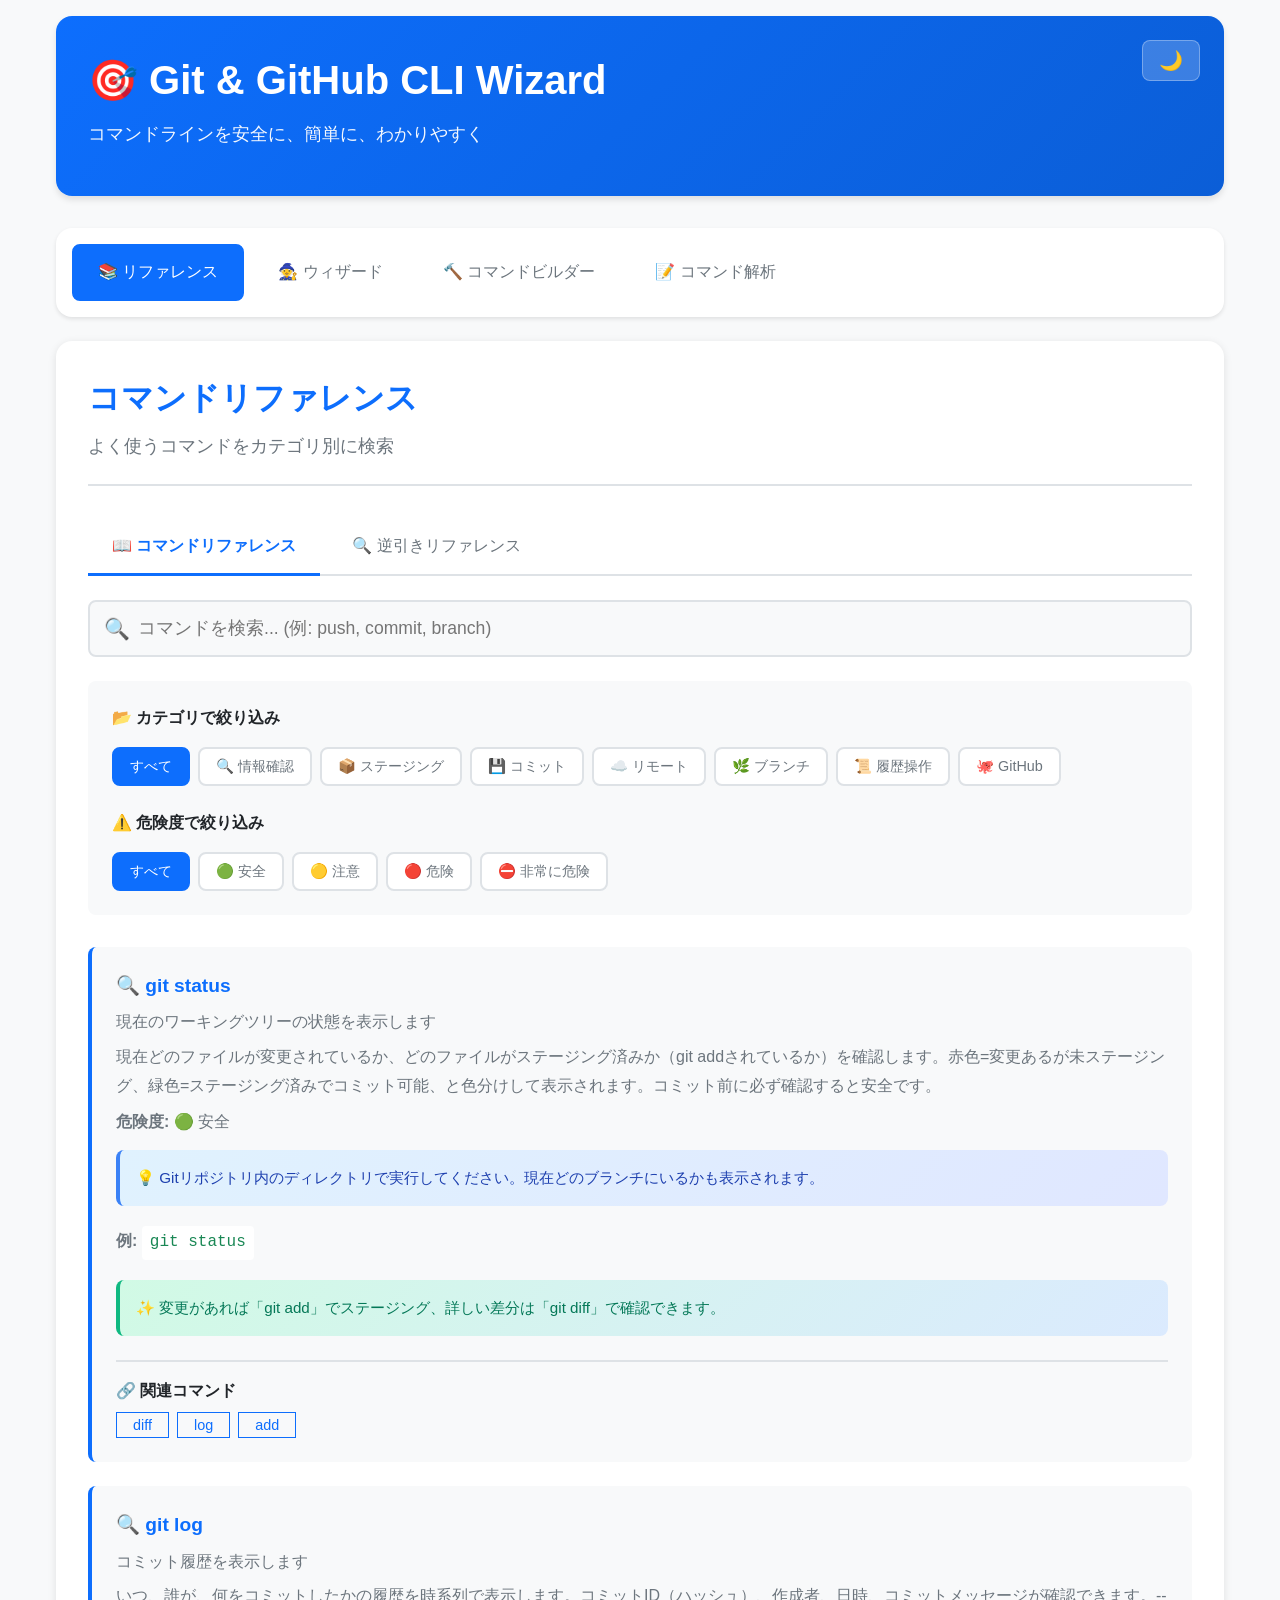
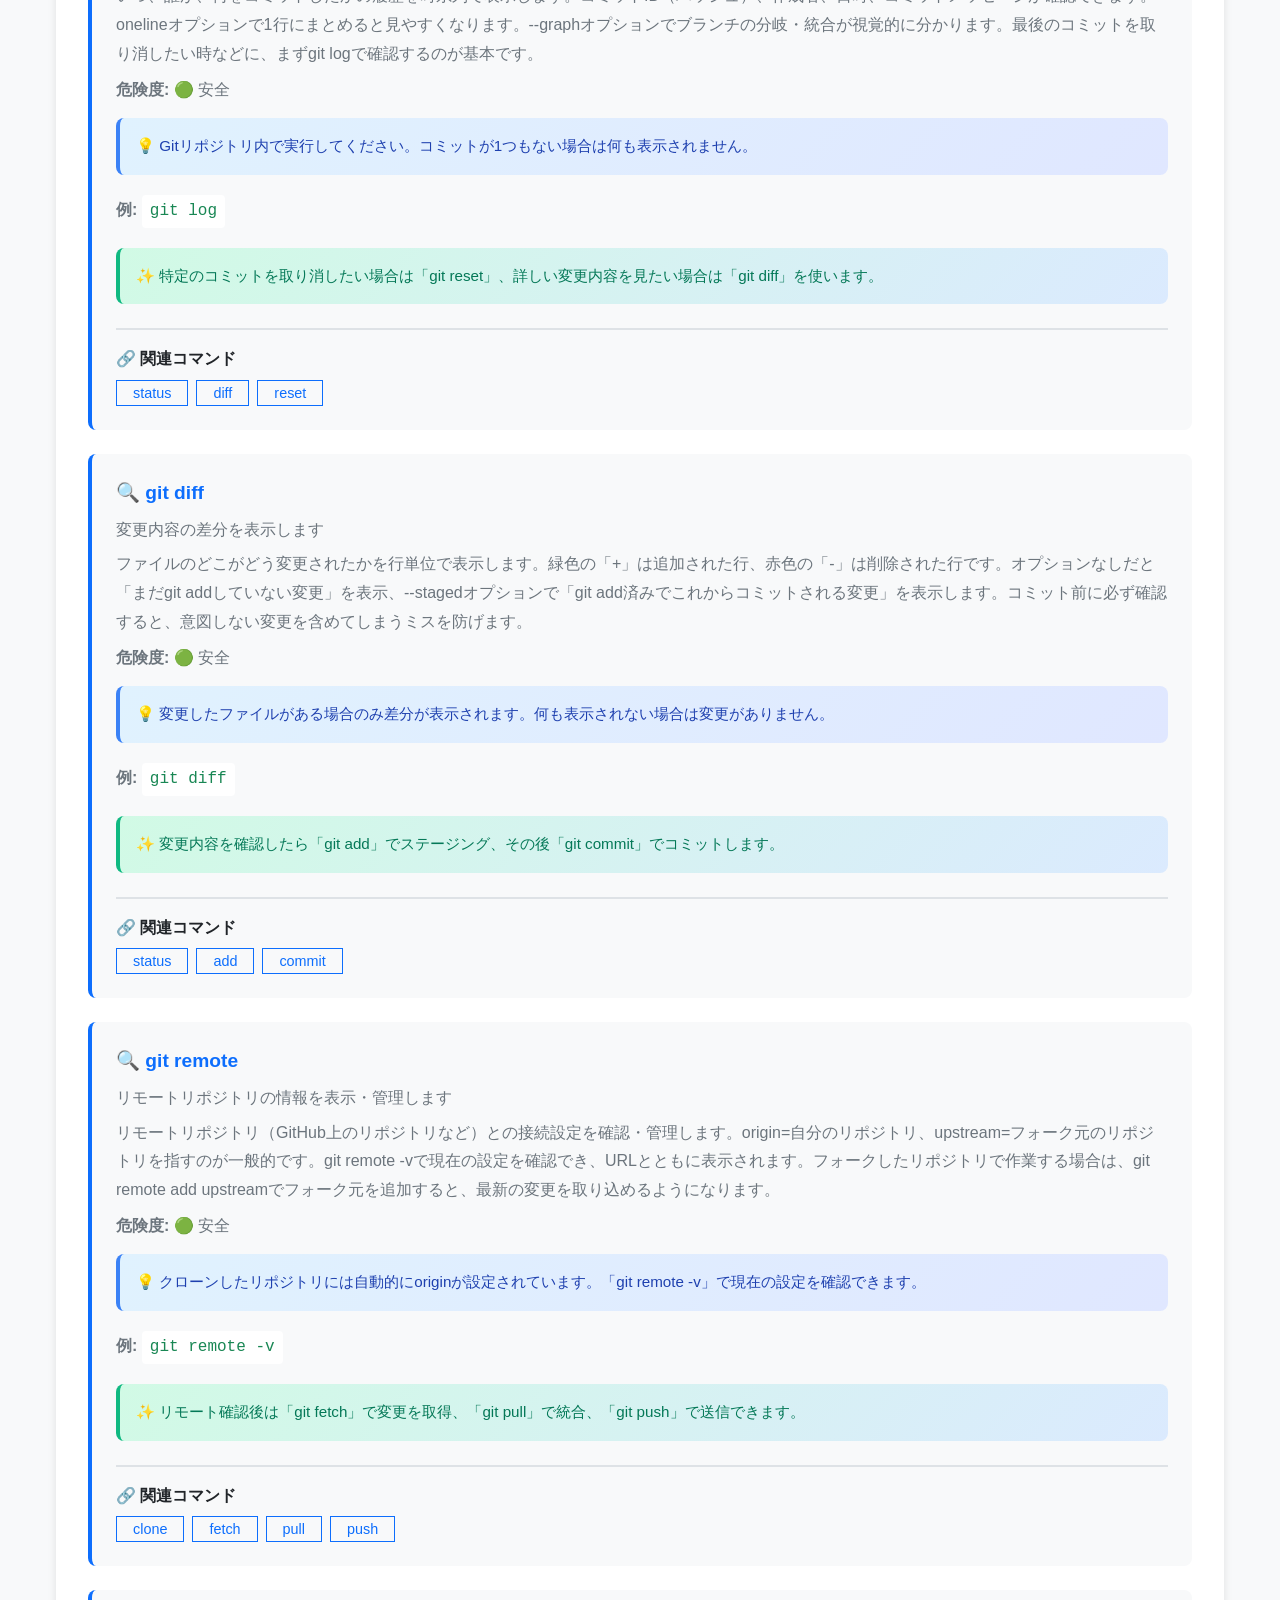
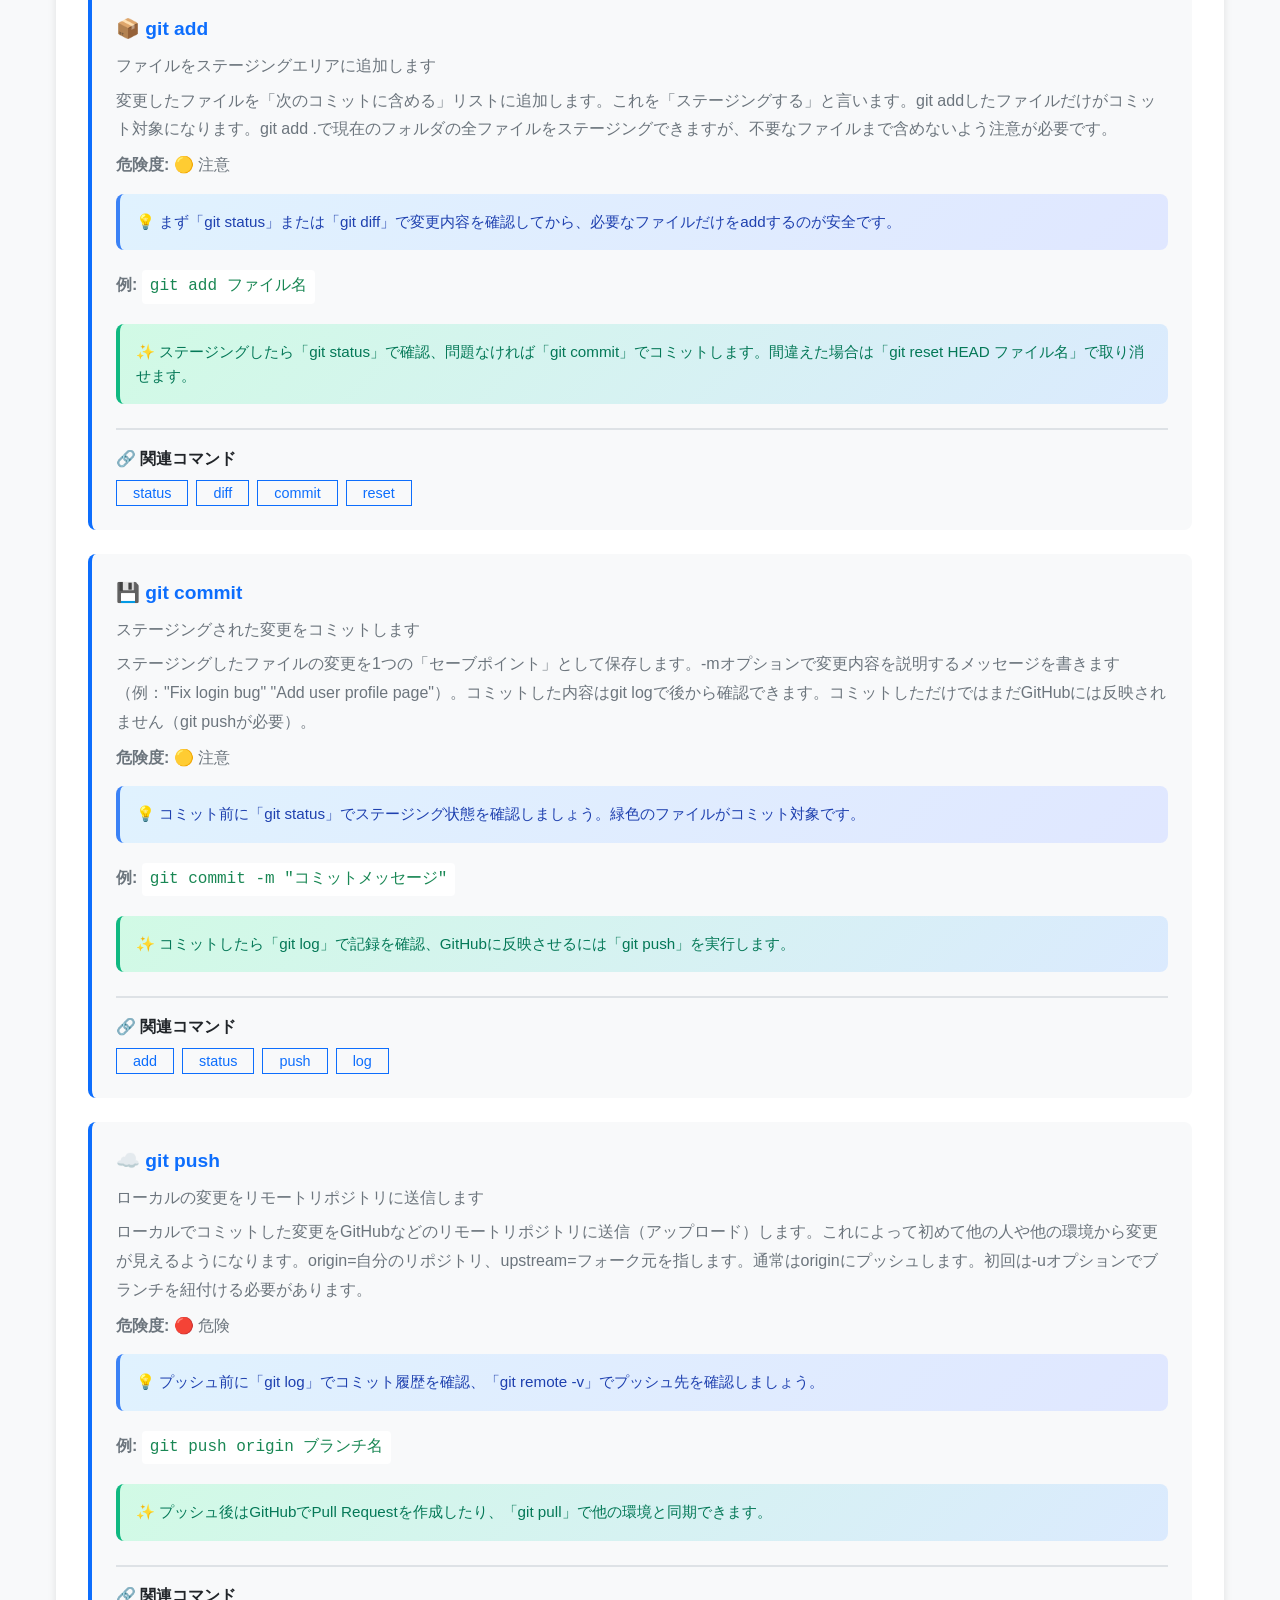
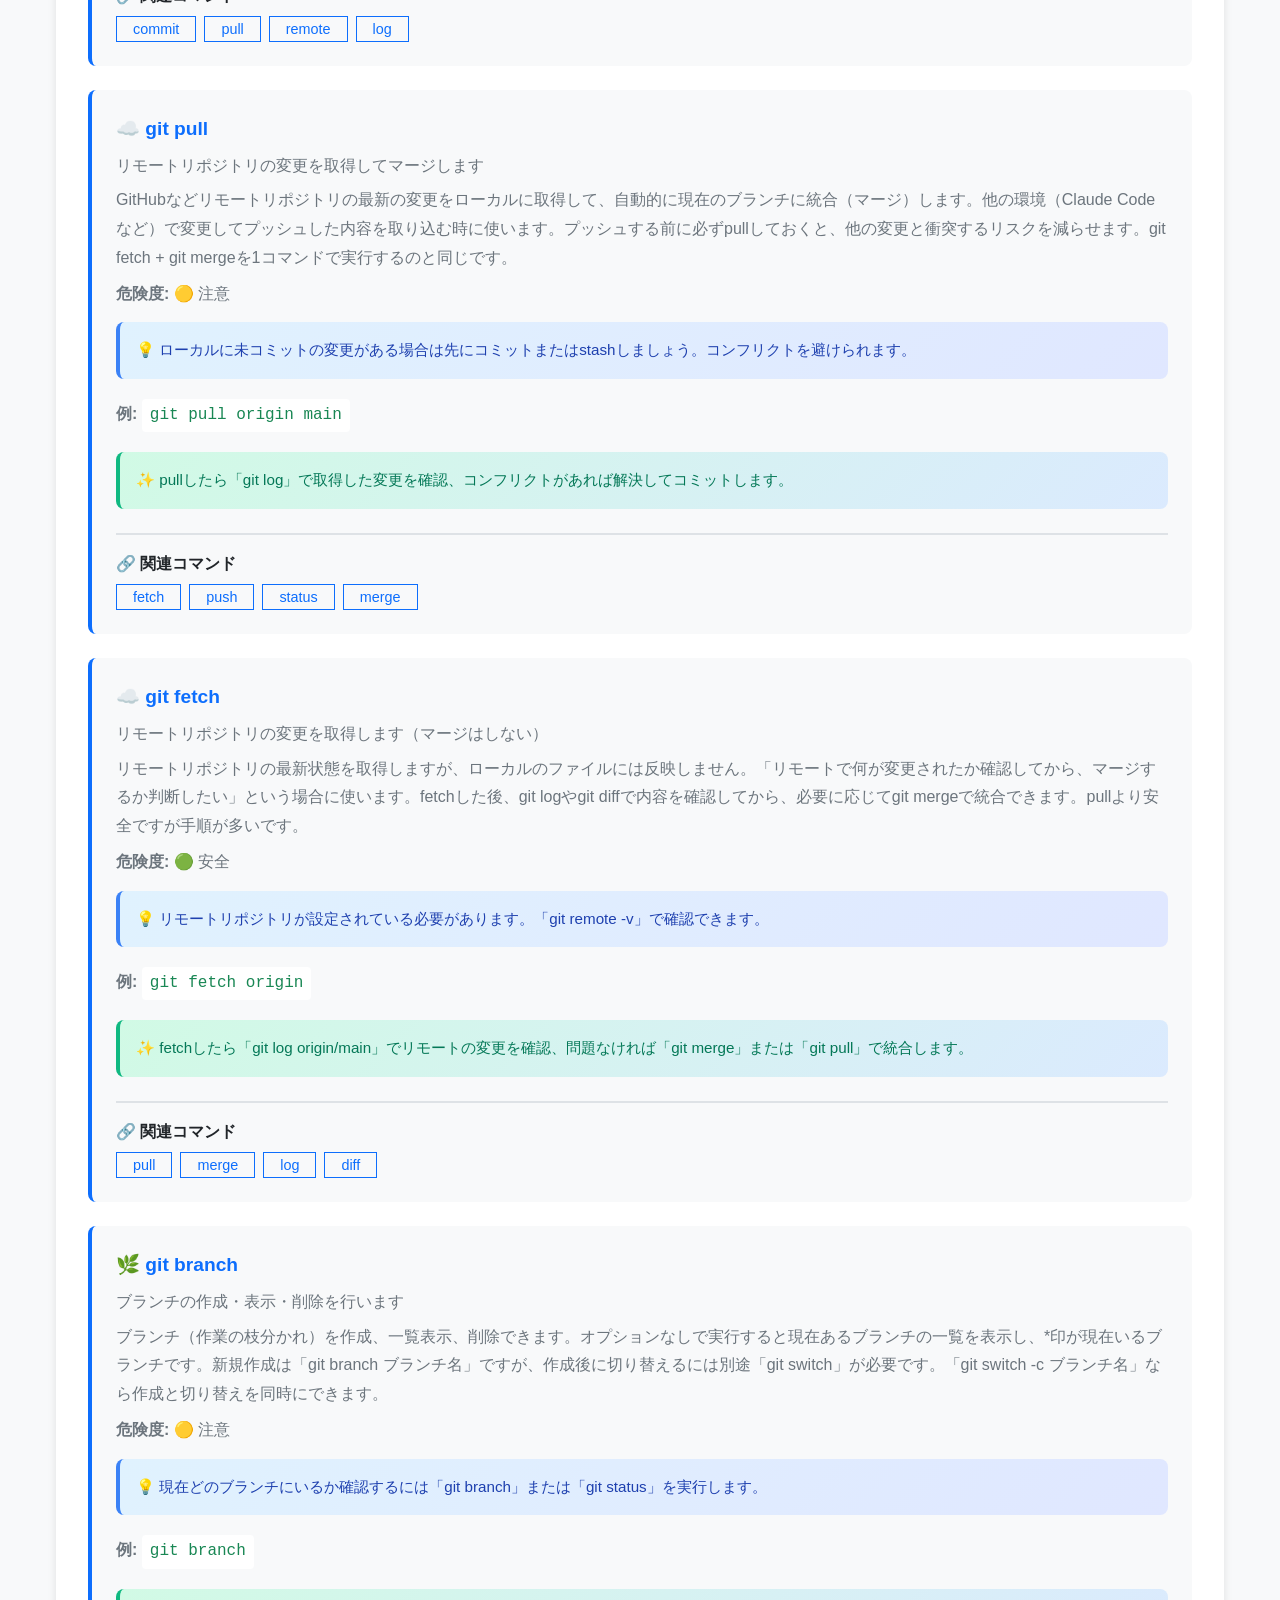
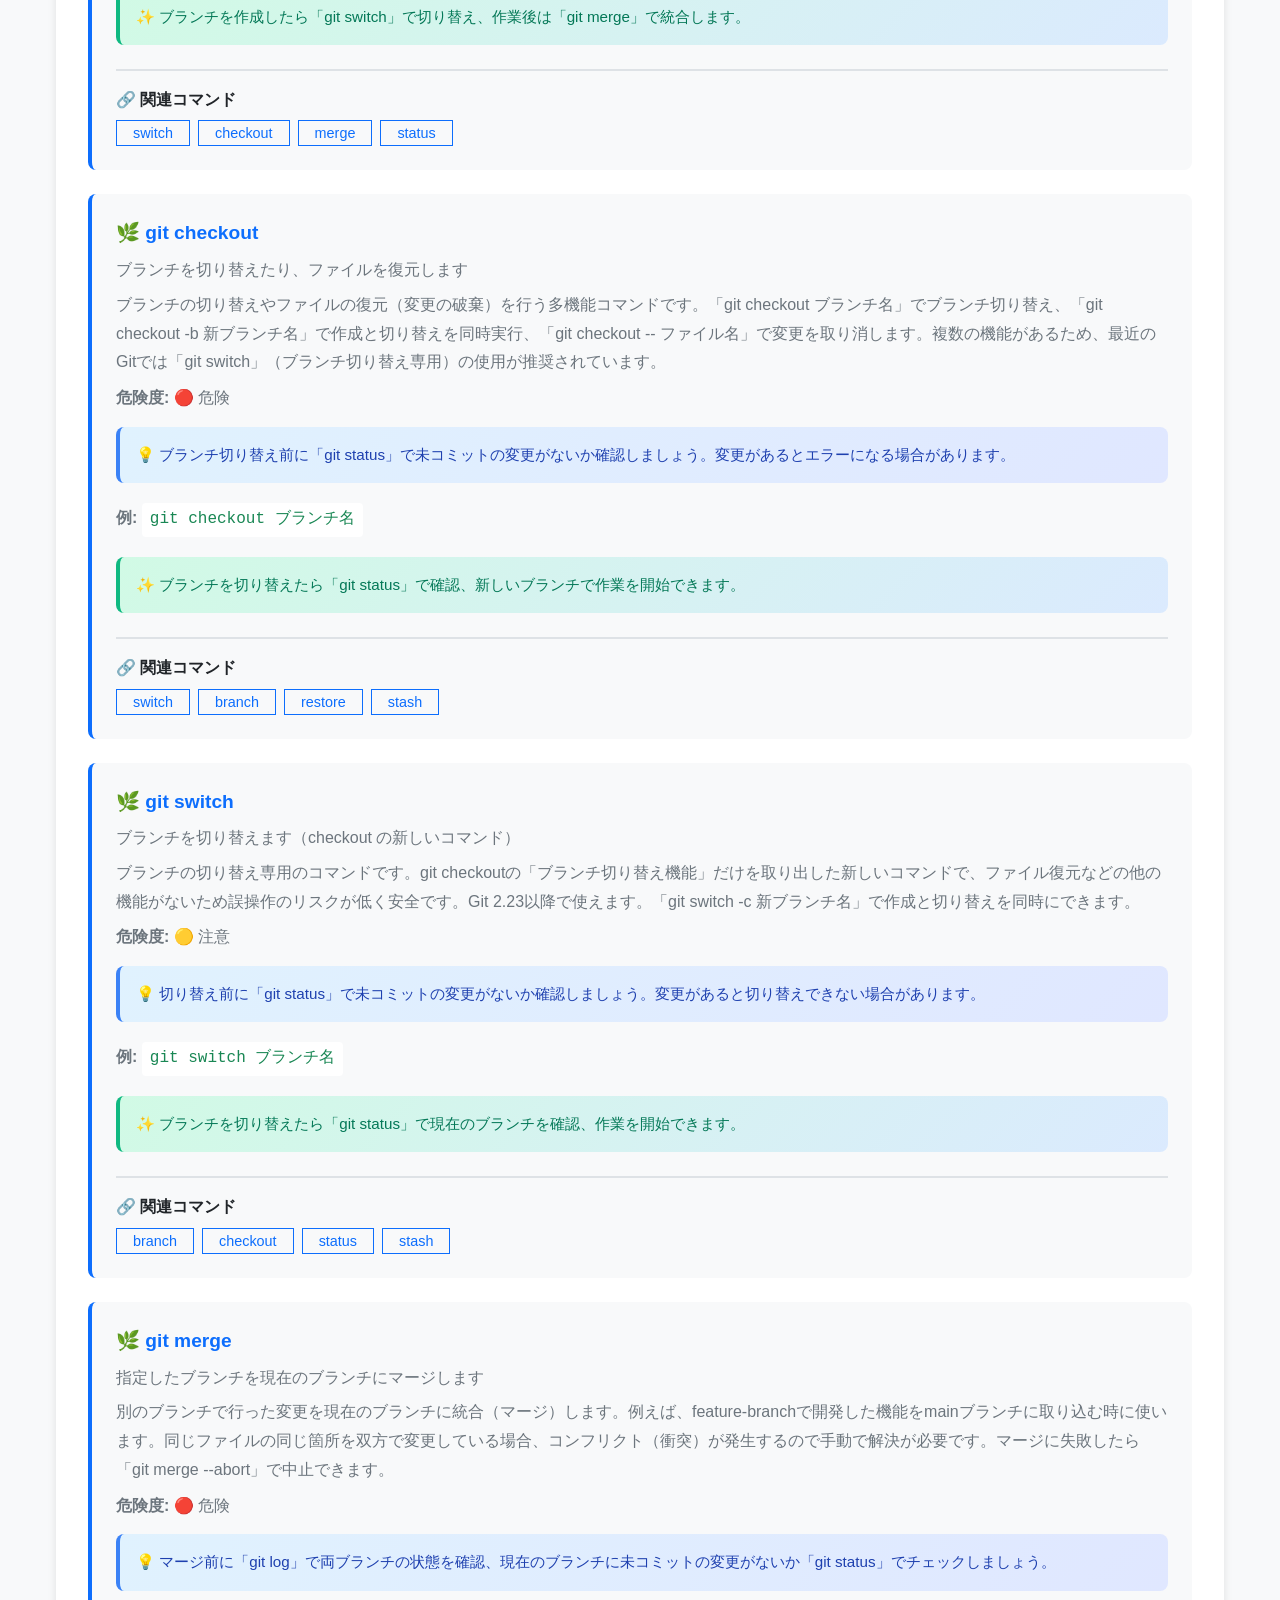
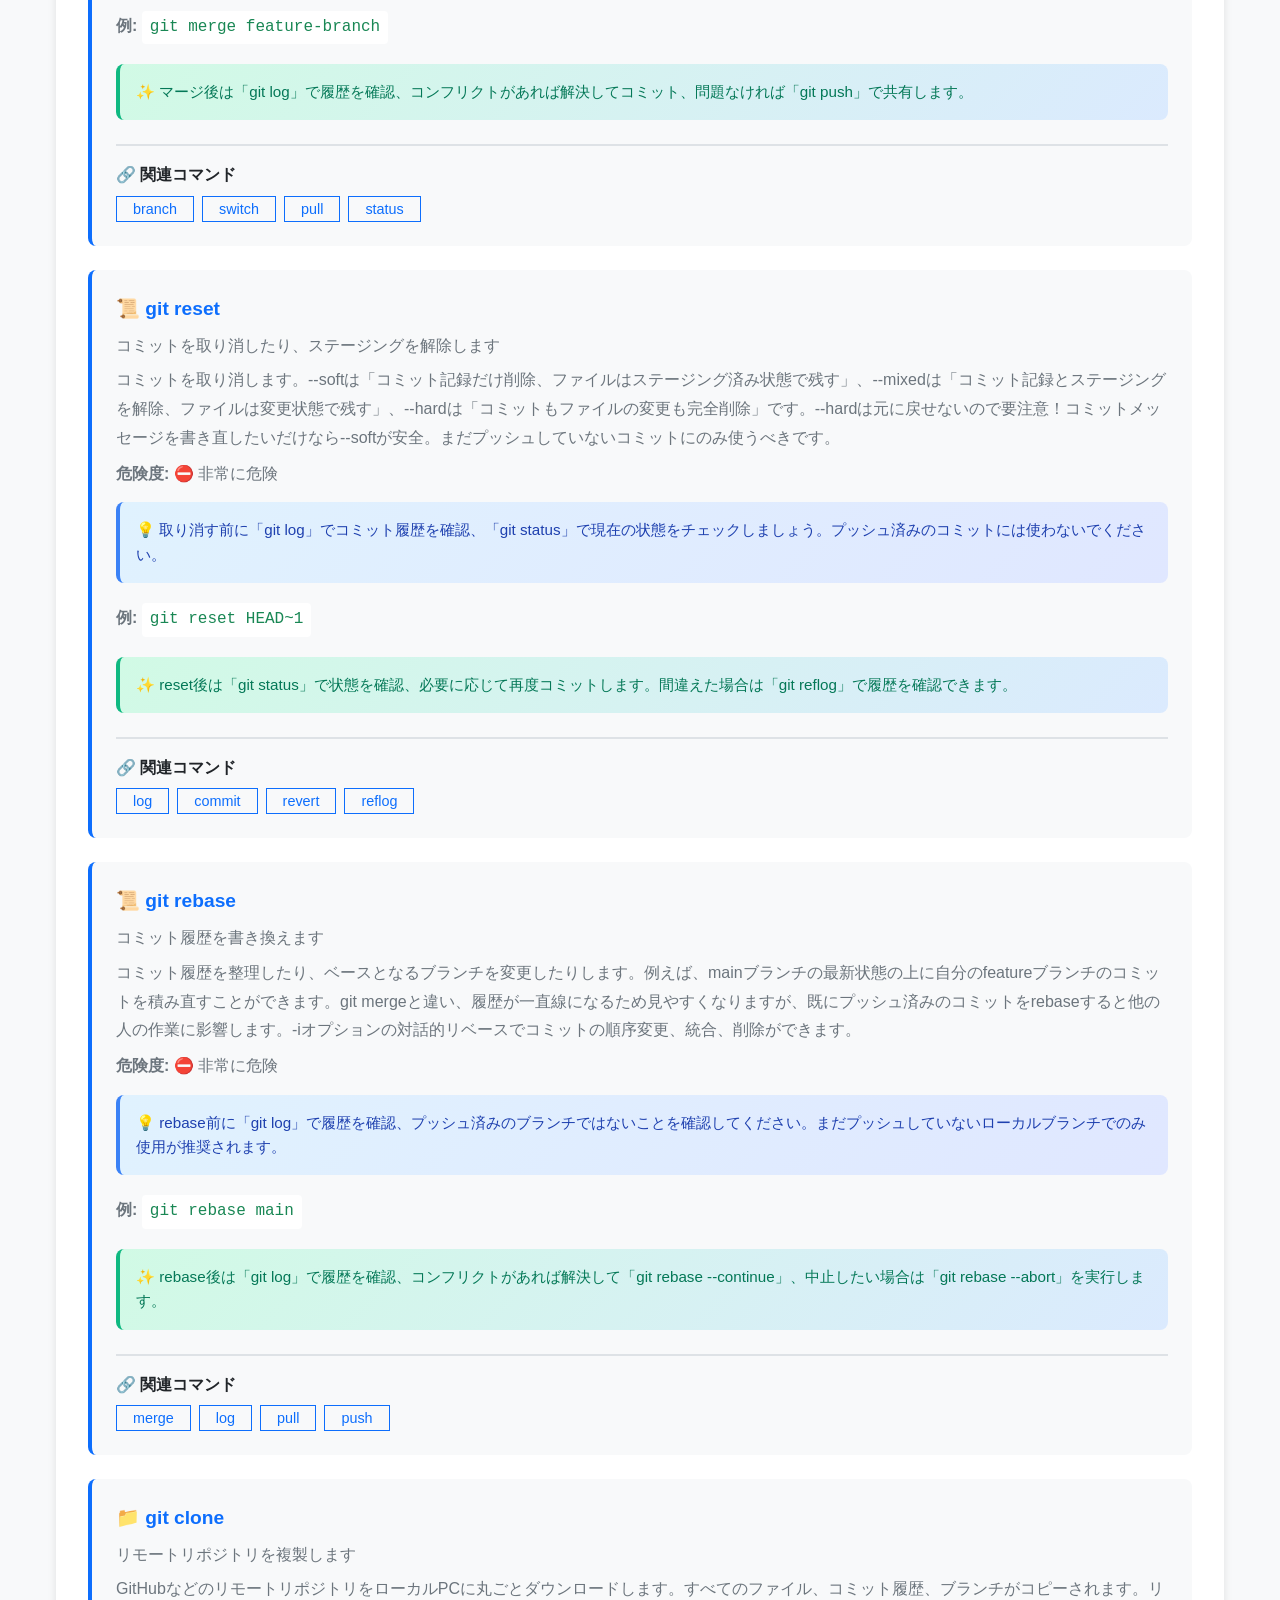
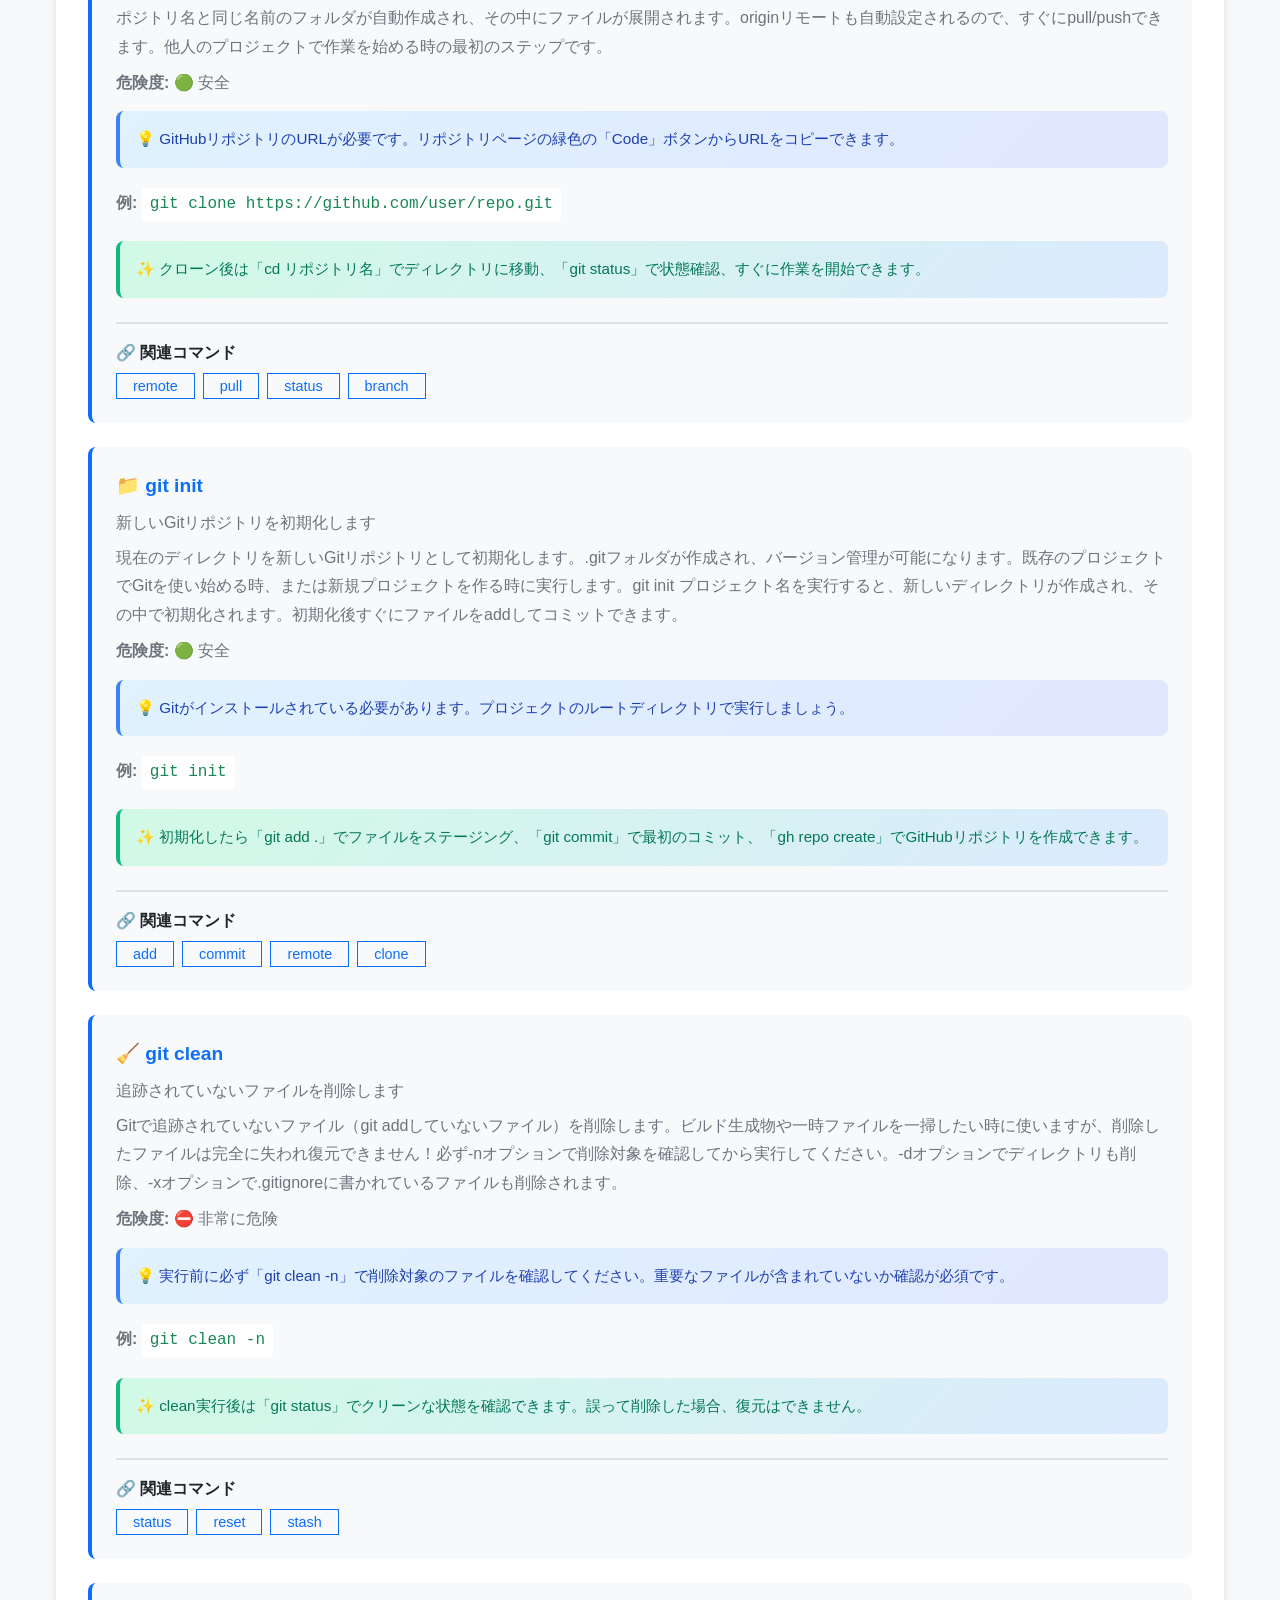
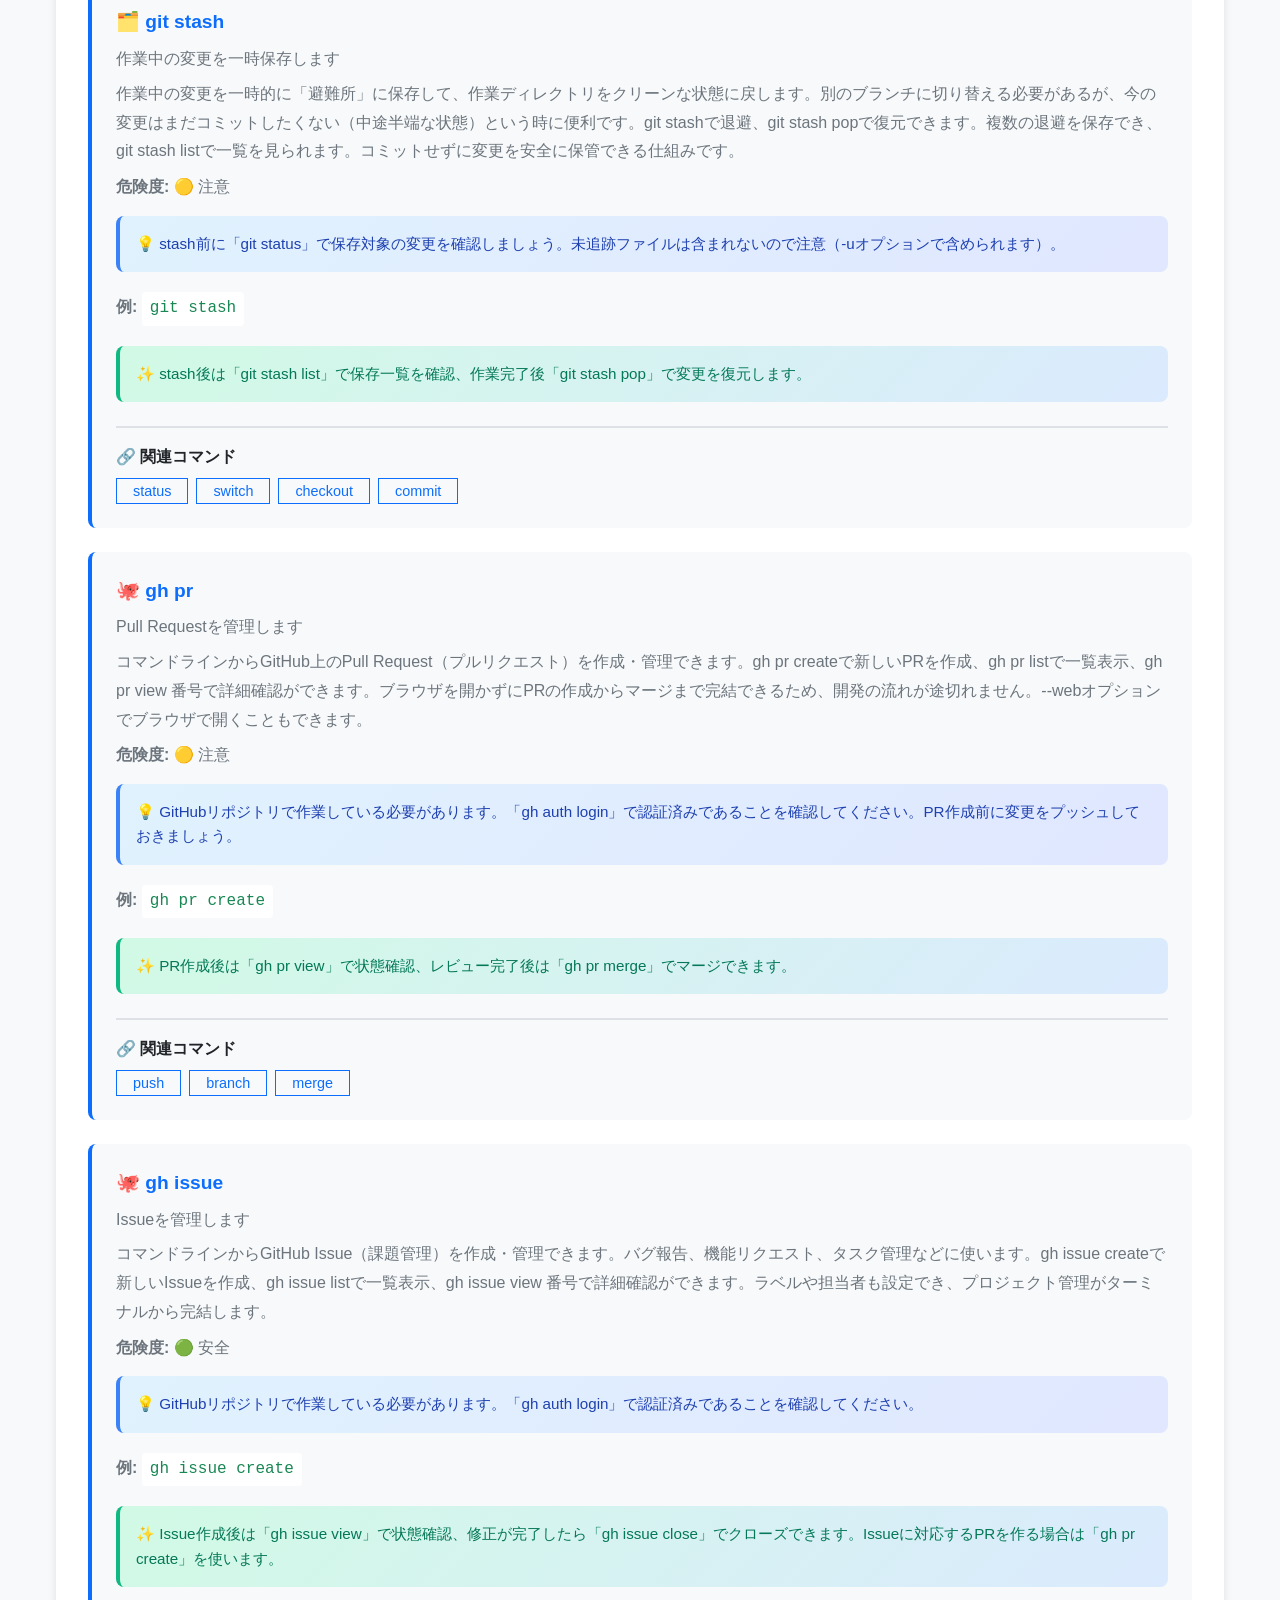
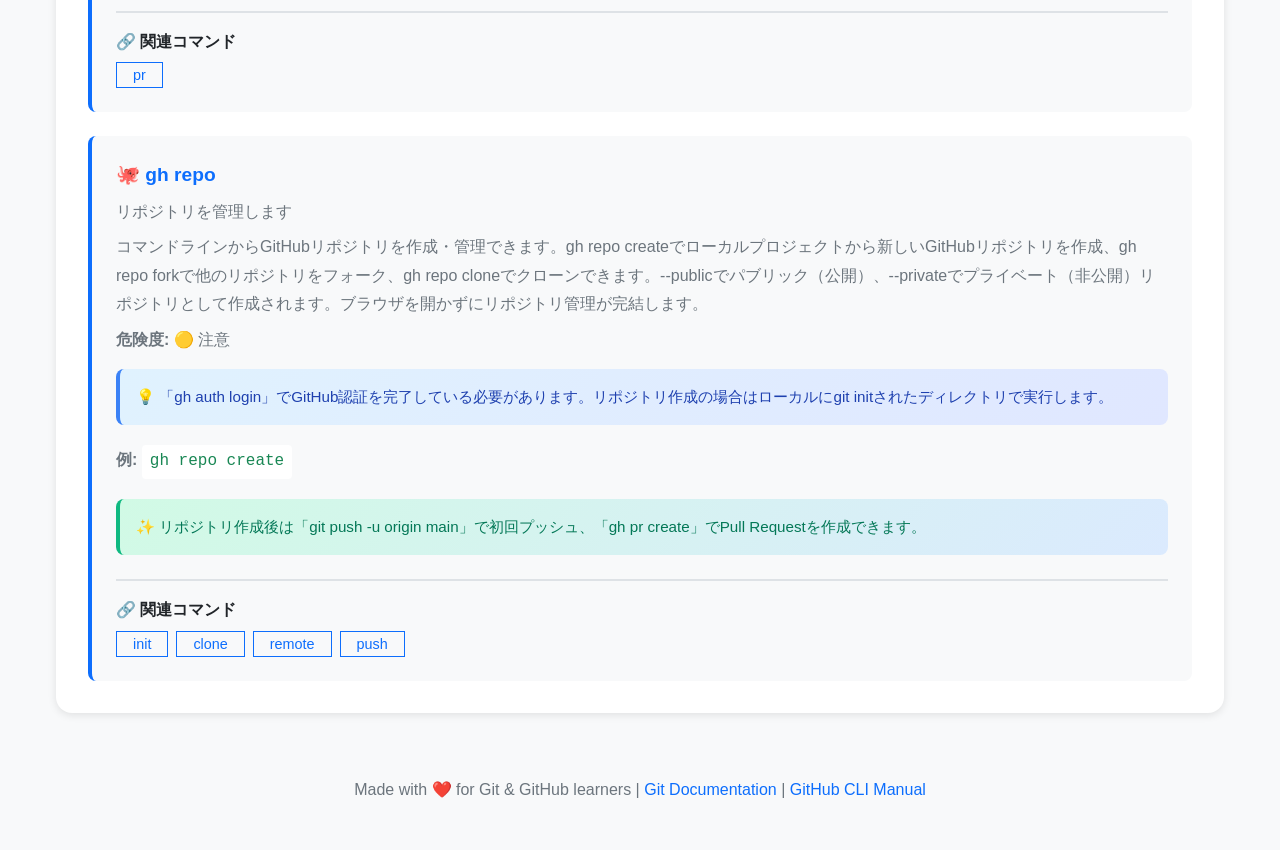
<file: index.html>
<!DOCTYPE html>
<html lang="ja">
<head>
    <meta charset="UTF-8">
    <meta name="viewport" content="width=device-width, initial-scale=1.0">
    <meta name="description" content="Git & GitHub CLI の操作をビジュアルに学べるインタラクティブツール">
    <meta name="theme-color" content="#0d6efd">
    <meta name="apple-mobile-web-app-capable" content="yes">
    <meta name="apple-mobile-web-app-status-bar-style" content="default">
    <meta name="apple-mobile-web-app-title" content="Git Wizard">
    <title>Git & GitHub CLI Wizard - インタラクティブ学習ツール</title>
    <link rel="manifest" href="manifest.json">
    <link rel="stylesheet" href="css/styles.css">
</head>
<body>
    <div class="container">
        <!-- Header -->
        <header class="header">
            <h1>🎯 Git & GitHub CLI Wizard</h1>
            <p class="subtitle">コマンドラインを安全に、簡単に、わかりやすく</p>
            <div class="header-controls">
                <button id="themeToggle" class="icon-btn" title="ダークモード切替">🌙</button>
            </div>
        </header>

        <!-- Tab Navigation -->
        <nav class="tabs">
            <button class="tab active" data-tab="reference">
                📚 リファレンス
            </button>
            <button class="tab" data-tab="wizard">
                🧙 ウィザード
            </button>
            <button class="tab" data-tab="builder">
                🔨 コマンドビルダー
            </button>
            <button class="tab" data-tab="analyzer">
                📝 コマンド解析
            </button>
        </nav>

        <!-- Content Sections -->
        <main class="main-content">
            <!-- Command Analyzer Section -->
            <section id="analyzer" class="tab-content">
                <div class="section-header">
                    <h2>コマンド解析・解説</h2>
                    <p>実行したいコマンドを貼り付けて、何が起こるか事前に確認しましょう</p>
                </div>

                <!-- Sample Commands Selector -->
                <div class="sample-commands-section">
                    <label for="sampleCommandSelect" class="input-label">
                        <span class="label-text">💡 サンプルコマンドから試す</span>
                    </label>
                    <select id="sampleCommandSelect" class="select-input">
                        <option value="">-- サンプルを選択してください --</option>
                        <optgroup label="📝 日常的によく使うコマンド">
                            <option value="git add .">git add .（すべての変更をステージング）</option>
                            <option value="git commit -m &quot;Update files&quot;">git commit -m "Update files"（コミット）</option>
                            <option value="git push">git push（リモートへプッシュ）</option>
                            <option value="git pull">git pull（リモートから取得）</option>
                            <option value="git status -s">git status -s（状態を簡潔表示）</option>
                            <option value="git log --oneline">git log --oneline（履歴を1行表示）</option>
                            <option value="git diff --staged">git diff --staged（ステージング済み差分）</option>
                            <option value="git stash">git stash（変更を一時保存）</option>
                            <option value="git stash pop">git stash pop（一時保存を復元）</option>
                            <option value="git switch -c feature/new-feature">git switch -c feature/new-feature（ブランチ作成・切替）</option>
                            <option value="git branch -a">git branch -a（全ブランチ表示）</option>
                            <option value="git remote -v">git remote -v（リモート確認）</option>
                        </optgroup>
                        <optgroup label="⚠️ 危険なコマンド（警告が表示されます）">
                            <option value="git push upstream main">git push upstream main（Fork元への誤Push）</option>
                            <option value="git push --force origin main">git push --force origin main（強制プッシュ）</option>
                            <option value="git reset --hard HEAD~5">git reset --hard HEAD~5（履歴の破壊）</option>
                            <option value="git clean -fdx">git clean -fdx（ファイルの削除）</option>
                            <option value="git push origin master --force">git push origin master --force（masterへの強制プッシュ）</option>
                        </optgroup>
                        <optgroup label="🟡 注意が必要なコマンド">
                            <option value="git commit --amend">git commit --amend（コミットの修正）</option>
                            <option value="git rebase -i HEAD~3">git rebase -i HEAD~3（履歴の書き換え）</option>
                            <option value="git push origin main">git push origin main（mainへのプッシュ）</option>
                            <option value="git merge feature-branch">git merge feature-branch（マージ）</option>
                        </optgroup>
                        <optgroup label="🟢 安全なコマンド">
                            <option value="git status">git status（状態確認）</option>
                            <option value="git log --oneline --graph">git log --oneline --graph（履歴表示）</option>
                            <option value="git diff">git diff（変更確認）</option>
                            <option value="git remote -v">git remote -v（リモート確認）</option>
                            <option value="git fetch origin">git fetch origin（リモート取得）</option>
                        </optgroup>
                        <optgroup label="🐙 GitHub CLI コマンド">
                            <option value="gh pr create --base main">gh pr create --base main（PR作成）</option>
                            <option value="gh pr list">gh pr list（PR一覧）</option>
                            <option value="gh repo fork owner/repo">gh repo fork owner/repo（リポジトリFork）</option>
                            <option value="gh issue create --title &quot;Bug&quot;">gh issue create --title "Bug"（Issue作成）</option>
                        </optgroup>
                        <optgroup label="🌿 ブランチ操作">
                            <option value="git checkout -b feature/new-feature">git checkout -b feature/new-feature（ブランチ作成）</option>
                            <option value="git switch main">git switch main（ブランチ切替）</option>
                            <option value="git branch -d old-feature">git branch -d old-feature（ブランチ削除）</option>
                            <option value="git branch -D unmerged-branch">git branch -D unmerged-branch（強制削除）</option>
                        </optgroup>
                        <optgroup label="🔄 リモート同期">
                            <option value="git pull origin main">git pull origin main（リモートから取得）</option>
                            <option value="git fetch upstream">git fetch upstream（Upstream取得）</option>
                            <option value="git merge upstream/main">git merge upstream/main（Upstreamマージ）</option>
                            <option value="git push origin feature-branch">git push origin feature-branch（ブランチプッシュ）</option>
                        </optgroup>
                    </select>
                </div>

                <div class="input-section">
                    <label for="commandInput" class="input-label">
                        <span class="label-text">コマンドを入力または貼り付け</span>
                        <span class="label-hint">例: git push origin main</span>
                    </label>
                    <div class="command-input-wrapper">
                        <textarea
                            id="commandInput"
                            class="command-input"
                            placeholder="git push upstream main&#10;git push --force origin feature&#10;gh pr create --base main"
                            rows="3"
                        ></textarea>
                        <div class="input-actions">
                            <button id="analyzeBtn" class="btn btn-primary">
                                🔍 解析する
                            </button>
                            <button id="clearBtn" class="btn btn-secondary">
                                ✖ クリア
                            </button>
                        </div>
                    </div>
                </div>

                <!-- Analysis Results -->
                <div id="analysisResults" class="analysis-results hidden">
                    <!-- Warning Section -->
                    <div id="warningSection" class="warning-section hidden">
                        <!-- Warnings will be dynamically inserted here -->
                    </div>

                    <!-- Explanation Section -->
                    <div id="explanationSection" class="explanation-section">
                        <h3>💡 コマンド解説</h3>
                        <div id="explanationContent" class="explanation-content">
                            <!-- Explanation will be dynamically inserted here -->
                        </div>
                    </div>

                    <!-- Danger Level -->
                    <div id="dangerSection" class="danger-section">
                        <h3>⚠️ 危険度評価</h3>
                        <div id="dangerContent" class="danger-content">
                            <!-- Danger level will be dynamically inserted here -->
                        </div>
                    </div>

                    <!-- Alternatives Section -->
                    <div id="alternativesSection" class="alternatives-section hidden">
                        <h3>✨ より良い方法</h3>
                        <div id="alternativesContent" class="alternatives-content">
                            <!-- Alternatives will be dynamically inserted here -->
                        </div>
                    </div>

                    <!-- Undo Section -->
                    <div id="undoSection" class="undo-section hidden">
                        <h3>↩️ 元に戻す方法</h3>
                        <div id="undoContent" class="undo-content">
                            <!-- Undo instructions will be dynamically inserted here -->
                        </div>
                    </div>
                </div>
            </section>

            <!-- Command Builder Section -->
            <section id="builder" class="tab-content">
                <div class="section-header">
                    <h2>コマンドビルダー</h2>
                    <p>やりたいことを選んで、必要な情報を入力するだけでコマンドを生成</p>
                </div>

                <div class="builder-section">
                    <!-- Quick Select Dropdown (従来のまま残す) -->
                    <div class="quick-select-section">
                        <h3>🚀 クイック選択</h3>
                        <p class="section-hint">よく使うコマンドを素早く生成</p>
                        <div class="scenario-selector">
                        <label for="scenarioSelect" class="input-label">
                            <span class="label-text">何をしたいですか？</span>
                        </label>
                        <select id="scenarioSelect" class="select-input">
                            <option value="">-- シナリオを選択 --</option>
                            <optgroup label="📁 リポジトリ操作">
                                <option value="init">新しいリポジトリを作成</option>
                                <option value="clone">リポジトリをクローン</option>
                                <option value="fork">リポジトリをフォーク</option>
                            </optgroup>
                            <optgroup label="💾 変更の保存">
                                <option value="add">ファイルをステージング</option>
                                <option value="commit">変更をコミット</option>
                                <option value="push">リモートにプッシュ</option>
                            </optgroup>
                            <optgroup label="🌿 ブランチ操作">
                                <option value="branch-create">新しいブランチを作成</option>
                                <option value="branch-switch">ブランチを切り替え</option>
                                <option value="branch-delete">ブランチを削除</option>
                                <option value="merge">ブランチをマージ</option>
                            </optgroup>
                            <optgroup label="🔄 同期・更新">
                                <option value="pull">リモートから取得</option>
                                <option value="fetch">変更を確認</option>
                                <option value="sync-fork">フォークを同期</option>
                            </optgroup>
                            <optgroup label="🔍 確認・調査">
                                <option value="status">現在の状態を確認</option>
                                <option value="log">コミット履歴を表示</option>
                                <option value="diff">変更内容を確認</option>
                                <option value="remote">リモートを確認</option>
                            </optgroup>
                            <optgroup label="🎯 GitHub操作 (gh)">
                                <option value="pr-create">Pull Requestを作成</option>
                                <option value="pr-list">Pull Requestを一覧表示</option>
                                <option value="issue-create">Issueを作成</option>
                                <option value="issue-list">Issueを一覧表示</option>
                            </optgroup>
                            <optgroup label="🔗 Git & GitHub連携">
                                <option value="github-to-local">GitHubからローカルへクローン</option>
                                <option value="local-to-github">ローカルリポジトリをGitHubへ</option>
                                <option value="local-changes-push">ローカルの変更をプッシュ（2回目以降）</option>
                                <option value="setup-upstream">フォーク元を追跡設定</option>
                                <option value="sync-with-upstream">フォーク元から更新取得</option>
                                <option value="create-pr-from-fork">フォークからPR作成</option>
                            </optgroup>
                        </select>
                    </div>
                    </div>

                    <!-- Visual Button Selection (新機能) -->
                    <div class="visual-selector-section">
                        <h3>🎯 ビジュアル選択</h3>
                        <p class="section-hint">カテゴリから直感的に選択</p>

                        <div class="scenario-categories">
                            <!-- リポジトリ操作 -->
                            <div class="scenario-category">
                                <h4>📁 リポジトリ操作</h4>
                                <div class="scenario-buttons">
                                    <button class="scenario-btn" data-scenario="init">
                                        <span class="btn-icon">✨</span>
                                        <span class="btn-label">新規作成</span>
                                    </button>
                                    <button class="scenario-btn" data-scenario="clone">
                                        <span class="btn-icon">📥</span>
                                        <span class="btn-label">クローン</span>
                                    </button>
                                    <button class="scenario-btn" data-scenario="fork">
                                        <span class="btn-icon">🍴</span>
                                        <span class="btn-label">フォーク</span>
                                    </button>
                                </div>
                            </div>

                            <!-- 変更の保存 -->
                            <div class="scenario-category">
                                <h4>💾 変更の保存</h4>
                                <div class="scenario-buttons">
                                    <button class="scenario-btn" data-scenario="add">
                                        <span class="btn-icon">📦</span>
                                        <span class="btn-label">ステージング</span>
                                    </button>
                                    <button class="scenario-btn" data-scenario="commit">
                                        <span class="btn-icon">💾</span>
                                        <span class="btn-label">コミット</span>
                                    </button>
                                    <button class="scenario-btn" data-scenario="push">
                                        <span class="btn-icon">📤</span>
                                        <span class="btn-label">プッシュ</span>
                                    </button>
                                </div>
                            </div>

                            <!-- ブランチ操作 -->
                            <div class="scenario-category">
                                <h4>🌿 ブランチ操作</h4>
                                <div class="scenario-buttons">
                                    <button class="scenario-btn" data-scenario="branch-create">
                                        <span class="btn-icon">➕</span>
                                        <span class="btn-label">作成</span>
                                    </button>
                                    <button class="scenario-btn" data-scenario="branch-switch">
                                        <span class="btn-icon">🔄</span>
                                        <span class="btn-label">切り替え</span>
                                    </button>
                                    <button class="scenario-btn" data-scenario="branch-delete">
                                        <span class="btn-icon">🗑️</span>
                                        <span class="btn-label">削除</span>
                                    </button>
                                    <button class="scenario-btn" data-scenario="merge">
                                        <span class="btn-icon">🔀</span>
                                        <span class="btn-label">マージ</span>
                                    </button>
                                </div>
                            </div>

                            <!-- 同期・更新 -->
                            <div class="scenario-category">
                                <h4>🔄 同期・更新</h4>
                                <div class="scenario-buttons">
                                    <button class="scenario-btn" data-scenario="pull">
                                        <span class="btn-icon">⬇️</span>
                                        <span class="btn-label">Pull</span>
                                    </button>
                                    <button class="scenario-btn" data-scenario="fetch">
                                        <span class="btn-icon">📡</span>
                                        <span class="btn-label">Fetch</span>
                                    </button>
                                    <button class="scenario-btn" data-scenario="sync-fork">
                                        <span class="btn-icon">🔁</span>
                                        <span class="btn-label">Fork同期</span>
                                    </button>
                                </div>
                            </div>

                            <!-- 確認・調査 -->
                            <div class="scenario-category">
                                <h4>🔍 確認・調査</h4>
                                <div class="scenario-buttons">
                                    <button class="scenario-btn" data-scenario="status">
                                        <span class="btn-icon">📊</span>
                                        <span class="btn-label">Status</span>
                                    </button>
                                    <button class="scenario-btn" data-scenario="log">
                                        <span class="btn-icon">📜</span>
                                        <span class="btn-label">Log</span>
                                    </button>
                                    <button class="scenario-btn" data-scenario="diff">
                                        <span class="btn-icon">🔎</span>
                                        <span class="btn-label">Diff</span>
                                    </button>
                                    <button class="scenario-btn" data-scenario="remote">
                                        <span class="btn-icon">🌐</span>
                                        <span class="btn-label">Remote</span>
                                    </button>
                                </div>
                            </div>

                            <!-- GitHub操作 -->
                            <div class="scenario-category">
                                <h4>🎯 GitHub操作</h4>
                                <div class="scenario-buttons">
                                    <button class="scenario-btn" data-scenario="pr-create">
                                        <span class="btn-icon">🔀</span>
                                        <span class="btn-label">PR作成</span>
                                    </button>
                                    <button class="scenario-btn" data-scenario="pr-list">
                                        <span class="btn-icon">📋</span>
                                        <span class="btn-label">PR一覧</span>
                                    </button>
                                    <button class="scenario-btn" data-scenario="issue-create">
                                        <span class="btn-icon">🐛</span>
                                        <span class="btn-label">Issue作成</span>
                                    </button>
                                    <button class="scenario-btn" data-scenario="issue-list">
                                        <span class="btn-icon">📝</span>
                                        <span class="btn-label">Issue一覧</span>
                                    </button>
                                </div>
                            </div>

                            <!-- Git & GitHub連携 -->
                            <div class="scenario-category">
                                <h4>🔗 Git & GitHub連携</h4>
                                <div class="scenario-buttons">
                                    <button class="scenario-btn" data-scenario="github-to-local">
                                        <span class="btn-icon">📥</span>
                                        <span class="btn-label">GitHub→ローカル</span>
                                    </button>
                                    <button class="scenario-btn" data-scenario="local-to-github">
                                        <span class="btn-icon">☁️</span>
                                        <span class="btn-label">ローカル→GitHub</span>
                                    </button>
                                    <button class="scenario-btn" data-scenario="local-changes-push">
                                        <span class="btn-icon">🔄</span>
                                        <span class="btn-label">変更をプッシュ</span>
                                    </button>
                                    <button class="scenario-btn" data-scenario="setup-upstream">
                                        <span class="btn-icon">⬆️</span>
                                        <span class="btn-label">Upstream設定</span>
                                    </button>
                                    <button class="scenario-btn" data-scenario="sync-with-upstream">
                                        <span class="btn-icon">🔁</span>
                                        <span class="btn-label">Upstream同期</span>
                                    </button>
                                    <button class="scenario-btn" data-scenario="create-pr-from-fork">
                                        <span class="btn-icon">🚀</span>
                                        <span class="btn-label">ForkからPR</span>
                                    </button>
                                </div>
                            </div>
                        </div>
                    </div>

                    <div id="parameterForm" class="parameter-form hidden">
                        <!-- Dynamic form fields will be inserted here -->
                    </div>

                    <div id="generatedCommand" class="generated-command hidden">
                        <h3>生成されたコマンド</h3>
                        <div class="command-output">
                            <code id="commandOutput"></code>
                            <button id="copyCommandBtn" class="btn btn-icon" title="コピー">
                                📋
                            </button>
                        </div>
                        <div class="command-explanation" id="builderExplanation">
                            <!-- Command explanation will be inserted here -->
                        </div>
                    </div>
                </div>
            </section>

            <!-- Wizard Section -->
            <section id="wizard" class="tab-content">
                <div class="section-header">
                    <h2>ステップバイステップ ウィザード</h2>
                    <p>初めてでも安心。順を追ってガイドします</p>
                </div>

                <div class="wizard-section">
                    <div class="wizard-selector">
                        <h3>学習コースを選択</h3>
                        <div class="wizard-cards">
                            <div class="wizard-card" data-wizard="first-repo">
                                <div class="wizard-icon">🎯</div>
                                <h4>初めてのリポジトリ</h4>
                                <p>リポジトリ作成から最初のプッシュまで</p>
                                <span class="difficulty beginner">初級</span>
                            </div>
                            <div class="wizard-card" data-wizard="branch-workflow">
                                <div class="wizard-icon">🌿</div>
                                <h4>ブランチワークフロー</h4>
                                <p>ブランチを使った開発の流れ</p>
                                <span class="difficulty intermediate">中級</span>
                            </div>
                            <div class="wizard-card" data-wizard="fork-contribute">
                                <div class="wizard-icon">🤝</div>
                                <h4>OSSコントリビュート</h4>
                                <p>Forkからプルリクエストまで</p>
                                <span class="difficulty intermediate">中級</span>
                            </div>
                            <div class="wizard-card" data-wizard="conflict-resolve">
                                <div class="wizard-icon">⚔️</div>
                                <h4>コンフリクト解決</h4>
                                <p>マージコンフリクトの対処法</p>
                                <span class="difficulty advanced">上級</span>
                            </div>
                            <div class="wizard-card" data-wizard="git-github-integration">
                                <div class="wizard-icon">🔗</div>
                                <h4>Git & GitHub 連携マスター</h4>
                                <p>ローカルGitとGitHubの連携を完全理解</p>
                                <span class="difficulty intermediate">中級</span>
                            </div>
                        </div>
                    </div>

                    <div id="wizardContent" class="wizard-content hidden">
                        <!-- Wizard steps will be dynamically inserted here -->
                    </div>
                </div>
            </section>

            <!-- Reference Section -->
            <section id="reference" class="tab-content active">
                <div class="section-header">
                    <h2>コマンドリファレンス</h2>
                    <p>よく使うコマンドをカテゴリ別に検索</p>
                </div>

                <!-- Sub-tabs for Reference -->
                <div class="reference-tabs">
                    <button class="reference-tab active" data-ref-tab="command-ref">
                        📖 コマンドリファレンス
                    </button>
                    <button class="reference-tab" data-ref-tab="reverse-lookup">
                        🔍 逆引きリファレンス
                    </button>
                </div>

                <!-- Command Reference Content -->
                <div id="command-ref" class="reference-tab-content active">
                <div class="reference-section">
                    <div class="search-box">
                        <input
                            type="text"
                            id="referenceSearch"
                            class="search-input"
                            placeholder="コマンドを検索... (例: push, commit, branch)"
                        >
                        <span class="search-icon">🔍</span>
                    </div>

                    <!-- Filter Buttons -->
                    <div class="filter-section">
                        <div class="filter-group">
                            <h4>📂 カテゴリで絞り込み</h4>
                            <div class="filter-buttons" id="categoryFilters">
                                <button class="filter-btn active" data-category="all">すべて</button>
                                <button class="filter-btn" data-category="info">🔍 情報確認</button>
                                <button class="filter-btn" data-category="staging">📦 ステージング</button>
                                <button class="filter-btn" data-category="commit">💾 コミット</button>
                                <button class="filter-btn" data-category="remote">☁️ リモート</button>
                                <button class="filter-btn" data-category="branch">🌿 ブランチ</button>
                                <button class="filter-btn" data-category="history">📜 履歴操作</button>
                                <button class="filter-btn" data-category="github">🐙 GitHub</button>
                            </div>
                        </div>

                        <div class="filter-group">
                            <h4>⚠️ 危険度で絞り込み</h4>
                            <div class="filter-buttons" id="dangerFilters">
                                <button class="filter-btn active" data-danger="all">すべて</button>
                                <button class="filter-btn" data-danger="safe">🟢 安全</button>
                                <button class="filter-btn" data-danger="caution">🟡 注意</button>
                                <button class="filter-btn" data-danger="warning">🔴 危険</button>
                                <button class="filter-btn" data-danger="critical">⛔ 非常に危険</button>
                            </div>
                        </div>
                    </div>

                    <div id="referenceContent" class="reference-content">
                        <!-- Reference content will be dynamically inserted here -->
                    </div>
                </div>
                </div>

                <!-- Reverse Lookup Content -->
                <div id="reverse-lookup" class="reference-tab-content">
                    <div class="reverse-lookup-section">
                        <div class="search-box">
                            <input
                                type="text"
                                id="reverseLookupSearch"
                                class="search-input"
                                placeholder="やりたいことを検索... (例: コミットを取り消したい)"
                            >
                            <span class="search-icon">🔍</span>
                        </div>

                        <!-- Category Filter for Reverse Lookup -->
                        <div class="filter-section">
                            <div class="filter-group">
                                <h4>📂 カテゴリで絞り込み</h4>
                                <div class="filter-buttons" id="reverseCategoryFilters">
                                    <button class="filter-btn active" data-reverse-category="all">すべて</button>
                                    <button class="filter-btn" data-reverse-category="undo">↩️ 取り消し</button>
                                    <button class="filter-btn" data-reverse-category="fix">🔧 修正</button>
                                    <button class="filter-btn" data-reverse-category="info">🔍 情報確認</button>
                                    <button class="filter-btn" data-reverse-category="cleanup">🧹 整理</button>
                                    <button class="filter-btn" data-reverse-category="sync">🔄 同期</button>
                                    <button class="filter-btn" data-reverse-category="branch">🌿 ブランチ</button>
                                    <button class="filter-btn" data-reverse-category="github">🐙 GitHub</button>
                                </div>
                            </div>
                        </div>

                        <div id="reverseLookupContent" class="reverse-lookup-content">
                            <!-- Reverse lookup content will be dynamically inserted here -->
                        </div>
                    </div>
                </div>
            </section>
        </main>

        <!-- Footer -->
        <footer class="footer">
            <p>
                Made with ❤️ for Git & GitHub learners |
                <a href="https://git-scm.com/doc" target="_blank">Git Documentation</a> |
                <a href="https://cli.github.com/manual/" target="_blank">GitHub CLI Manual</a>
            </p>
        </footer>
    </div>

    <!-- Scroll to Top Button -->
    <button id="scrollToTopBtn" class="scroll-to-top" title="トップへ戻る">
        ↑
    </button>

    <!-- Scripts -->
    <script src="js/command-database.js"></script>
    <script src="js/command-analyzer.js"></script>
    <script src="js/wizard-data.js"></script>
    <script src="js/git-github-concepts.js"></script>
    <script src="js/reverse-lookup.js"></script>
    <script src="js/app.js"></script>

    <!-- Service Worker Registration -->
    <script>
        // Service Worker registration for PWA
        if ('serviceWorker' in navigator) {
            window.addEventListener('load', () => {
                navigator.serviceWorker.register('/service-worker.js')
                    .then((registration) => {
                        console.log('[PWA] Service Worker registered successfully:', registration.scope);
                    })
                    .catch((error) => {
                        console.log('[PWA] Service Worker registration failed:', error);
                    });
            });
        }
    </script>
</body>
</html>
</file>
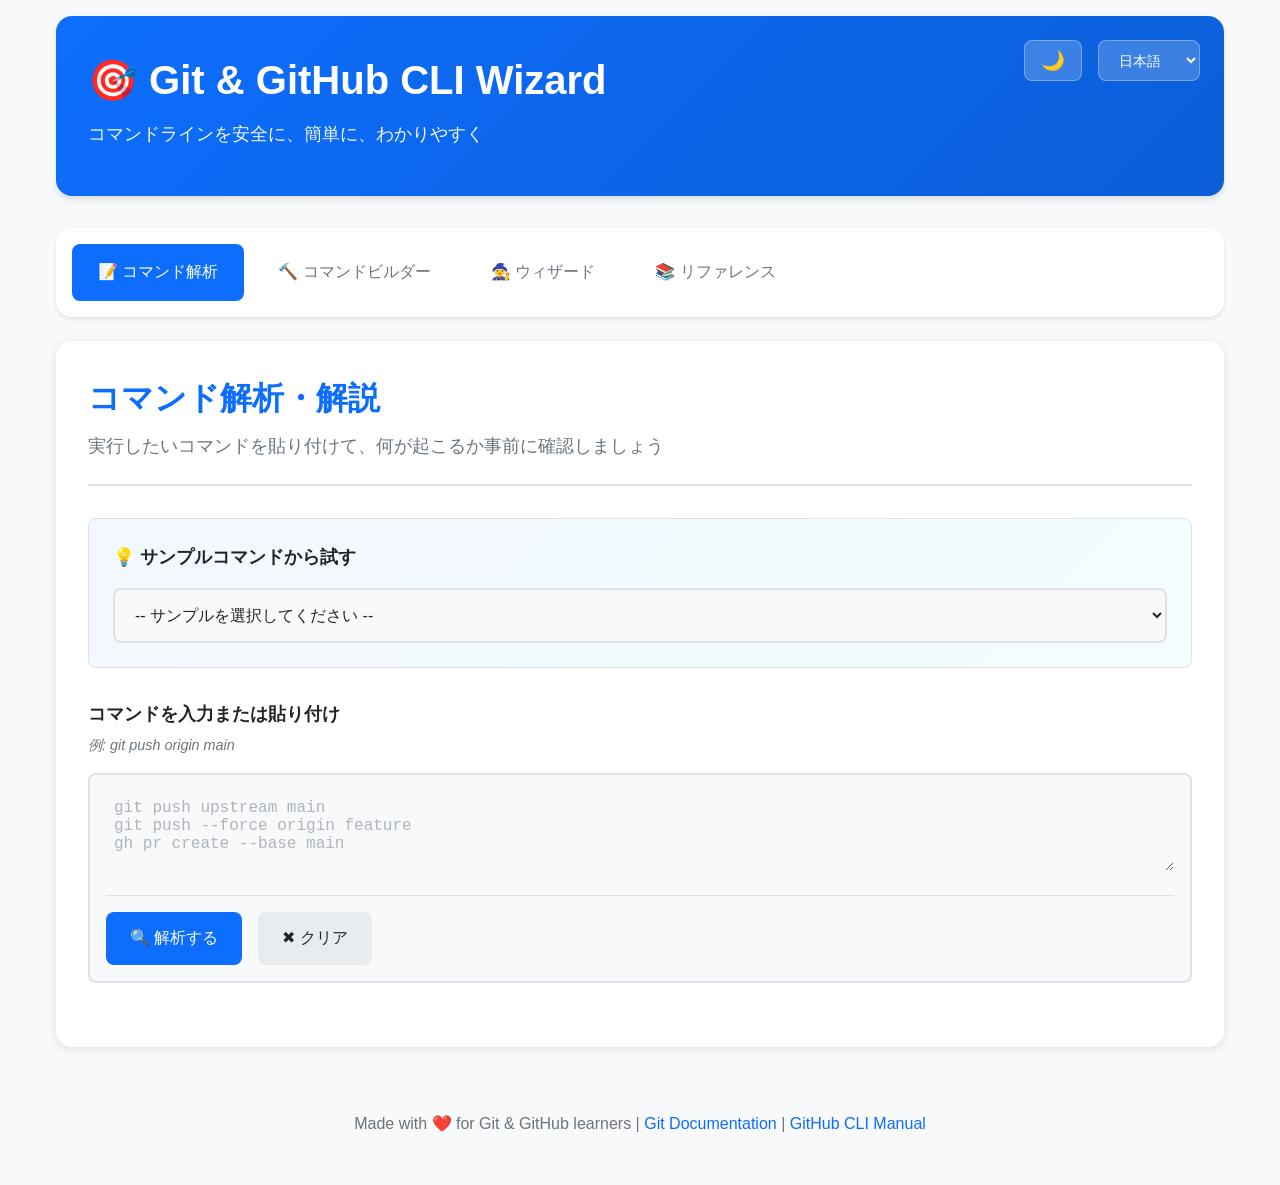
<file: git-cli-tutorial-tool.html>
<!DOCTYPE html>
<html lang="ja">
<head>
    <meta charset="UTF-8">
    <meta name="viewport" content="width=device-width, initial-scale=1.0">
    <meta name="description" content="Git & GitHub CLI の操作をビジュアルに学べるインタラクティブツール">
    <meta name="theme-color" content="#0d6efd">
    <meta name="apple-mobile-web-app-capable" content="yes">
    <meta name="apple-mobile-web-app-status-bar-style" content="default">
    <meta name="apple-mobile-web-app-title" content="Git Wizard">
    <title>Git & GitHub CLI Wizard - インタラクティブ学習ツール</title>

    <style>
    /* =====================================
       CSS Variables & Theme
       ===================================== */
    :root {
        /* Light Theme Colors */
        --bg-primary: #ffffff;
        --bg-secondary: #f8f9fa;
        --bg-tertiary: #e9ecef;
        --text-primary: #212529;
        --text-secondary: #6c757d;
        --text-tertiary: #adb5bd;
        --border-color: #dee2e6;
        --shadow: rgba(0, 0, 0, 0.1);

        /* Accent Colors */
        --color-primary: #0d6efd;
        --color-primary-hover: #0b5ed7;
        --color-success: #198754;
        --color-warning: #ffc107;
        --color-danger: #dc3545;
        --color-info: #0dcaf0;

        /* Danger Levels */
        --danger-safe: #d1e7dd;
        --danger-safe-border: #198754;
        --danger-caution: #fff3cd;
        --danger-caution-border: #ffc107;
        --danger-warning: #f8d7da;
        --danger-warning-border: #dc3545;
        --danger-critical: #f8d7da;
        --danger-critical-border: #842029;

        /* Spacing */
        --spacing-xs: 0.25rem;
        --spacing-sm: 0.5rem;
        --spacing-md: 1rem;
        --spacing-lg: 1.5rem;
        --spacing-xl: 2rem;
        --spacing-xxl: 3rem;

        /* Border Radius */
        --radius-sm: 0.25rem;
        --radius-md: 0.5rem;
        --radius-lg: 1rem;

        /* Transitions */
        --transition-fast: 0.15s ease;
        --transition-normal: 0.3s ease;
    }

    /* Dark Theme */
    body.dark-theme {
        --bg-primary: #1a1a1a;
        --bg-secondary: #2d2d2d;
        --bg-tertiary: #404040;
        --text-primary: #f8f9fa;
        --text-secondary: #adb5bd;
        --text-tertiary: #6c757d;
        --border-color: #495057;
        --shadow: rgba(0, 0, 0, 0.3);

        --danger-safe: #1a3d2e;
        --danger-caution: #3d3420;
        --danger-warning: #3d2026;
        --danger-critical: #4a1a1a;
    }

    /* =====================================
       Base Styles
       ===================================== */
    * {
        margin: 0;
        padding: 0;
        box-sizing: border-box;
    }

    body {
        font-family: -apple-system, BlinkMacSystemFont, 'Segoe UI', 'Roboto', 'Oxygen',
            'Ubuntu', 'Cantarell', 'Fira Sans', 'Droid Sans', 'Helvetica Neue', sans-serif;
        background-color: var(--bg-secondary);
        color: var(--text-primary);
        line-height: 1.6;
        transition: background-color var(--transition-normal), color var(--transition-normal);
    }

    /* =====================================
       Layout
       ===================================== */
    .container {
        max-width: 1200px;
        margin: 0 auto;
        padding: var(--spacing-md);
    }

    /* =====================================
       Header
       ===================================== */
    .header {
        background: linear-gradient(135deg, var(--color-primary) 0%, #0b5ed7 100%);
        color: white;
        padding: var(--spacing-xl);
        border-radius: var(--radius-lg);
        margin-bottom: var(--spacing-xl);
        box-shadow: 0 4px 6px var(--shadow);
        position: relative;
    }

    .header h1 {
        font-size: 2.5rem;
        margin-bottom: var(--spacing-sm);
        font-weight: 700;
    }

    .subtitle {
        font-size: 1.1rem;
        opacity: 0.95;
        margin-bottom: var(--spacing-md);
    }

    .header-controls {
        position: absolute;
        top: var(--spacing-lg);
        right: var(--spacing-lg);
        display: flex;
        gap: var(--spacing-md);
    }

    .icon-btn {
        background: rgba(255, 255, 255, 0.2);
        border: 1px solid rgba(255, 255, 255, 0.3);
        color: white;
        padding: var(--spacing-sm) var(--spacing-md);
        border-radius: var(--radius-md);
        cursor: pointer;
        font-size: 1.2rem;
        transition: all var(--transition-fast);
    }

    .icon-btn:hover {
        background: rgba(255, 255, 255, 0.3);
        transform: scale(1.05);
    }

    .lang-select {
        background: rgba(255, 255, 255, 0.2);
        border: 1px solid rgba(255, 255, 255, 0.3);
        color: white;
        padding: var(--spacing-sm) var(--spacing-md);
        border-radius: var(--radius-md);
        cursor: pointer;
        font-size: 0.9rem;
    }

    /* =====================================
       Tabs Navigation
       ===================================== */
    .tabs {
        display: flex;
        gap: var(--spacing-sm);
        background-color: var(--bg-primary);
        padding: var(--spacing-md);
        border-radius: var(--radius-lg);
        margin-bottom: var(--spacing-lg);
        overflow-x: auto;
        box-shadow: 0 2px 4px var(--shadow);
    }

    .tab {
        background: transparent;
        border: 2px solid transparent;
        color: var(--text-secondary);
        padding: var(--spacing-md) var(--spacing-lg);
        border-radius: var(--radius-md);
        cursor: pointer;
        font-size: 1rem;
        font-weight: 500;
        transition: all var(--transition-fast);
        white-space: nowrap;
    }

    .tab:hover {
        background-color: var(--bg-secondary);
        color: var(--text-primary);
    }

    .tab.active {
        background-color: var(--color-primary);
        color: white;
        border-color: var(--color-primary);
    }

    /* =====================================
       Main Content
       ===================================== */
    .main-content {
        background-color: var(--bg-primary);
        border-radius: var(--radius-lg);
        padding: var(--spacing-xl);
        box-shadow: 0 2px 8px var(--shadow);
        min-height: 500px;
    }

    .tab-content {
        display: none;
    }

    .tab-content.active {
        display: block;
        animation: fadeIn 0.3s ease;
    }

    @keyframes fadeIn {
        from {
            opacity: 0;
            transform: translateY(10px);
        }
        to {
            opacity: 1;
            transform: translateY(0);
        }
    }

    .section-header {
        margin-bottom: var(--spacing-xl);
        border-bottom: 2px solid var(--border-color);
        padding-bottom: var(--spacing-lg);
    }

    .section-header h2 {
        font-size: 2rem;
        margin-bottom: var(--spacing-sm);
        color: var(--color-primary);
    }

    .section-header p {
        color: var(--text-secondary);
        font-size: 1.1rem;
    }

    /* Sample Commands Section */
    .sample-commands-section {
        margin-bottom: var(--spacing-xl);
        padding: var(--spacing-lg);
        background: linear-gradient(135deg, rgba(13, 110, 253, 0.05), rgba(13, 202, 240, 0.05));
        border-radius: var(--radius-md);
        border: 1px solid var(--border-color);
    }

    /* Input Section */
    .input-section {
        margin-bottom: var(--spacing-xl);
    }

    .input-label {
        display: block;
        margin-bottom: var(--spacing-md);
    }

    .label-text {
        font-weight: 600;
        font-size: 1.1rem;
        color: var(--text-primary);
        display: block;
        margin-bottom: var(--spacing-xs);
    }

    .label-hint {
        font-size: 0.9rem;
        color: var(--text-secondary);
        font-style: italic;
    }

    .command-input-wrapper {
        background-color: var(--bg-secondary);
        border: 2px solid var(--border-color);
        border-radius: var(--radius-md);
        padding: var(--spacing-md);
        transition: border-color var(--transition-fast);
    }

    .command-input-wrapper:focus-within {
        border-color: var(--color-primary);
        box-shadow: 0 0 0 3px rgba(13, 110, 253, 0.1);
    }

    .command-input {
        width: 100%;
        background: transparent;
        border: none;
        color: var(--text-primary);
        font-family: 'Courier New', monospace;
        font-size: 1rem;
        resize: vertical;
        outline: none;
        padding: var(--spacing-sm);
        min-height: 80px;
    }

    .command-input::placeholder {
        color: var(--text-tertiary);
    }

    .input-actions {
        display: flex;
        gap: var(--spacing-md);
        margin-top: var(--spacing-md);
        padding-top: var(--spacing-md);
        border-top: 1px solid var(--border-color);
    }

    /* Buttons */
    .btn {
        padding: var(--spacing-md) var(--spacing-lg);
        border: none;
        border-radius: var(--radius-md);
        font-size: 1rem;
        font-weight: 500;
        cursor: pointer;
        transition: all var(--transition-fast);
        display: inline-flex;
        align-items: center;
        gap: var(--spacing-sm);
    }

    .btn-primary {
        background-color: var(--color-primary);
        color: white;
    }

    .btn-primary:hover {
        background-color: var(--color-primary-hover);
        transform: translateY(-2px);
        box-shadow: 0 4px 8px var(--shadow);
    }

    .btn-secondary {
        background-color: var(--bg-tertiary);
        color: var(--text-primary);
    }

    .btn-secondary:hover {
        background-color: var(--border-color);
    }

    .btn-icon {
        padding: var(--spacing-sm);
        background: transparent;
        border: 1px solid var(--border-color);
    }

    .btn-icon:hover {
        background-color: var(--bg-secondary);
    }

    /* Analysis Results */
    .analysis-results {
        animation: slideDown 0.4s ease;
    }

    @keyframes slideDown {
        from {
            opacity: 0;
            max-height: 0;
        }
        to {
            opacity: 1;
            max-height: 2000px;
        }
    }

    .hidden {
        display: none !important;
    }

    .warning-section {
        margin-bottom: var(--spacing-xl);
    }

    .warning-box {
        padding: var(--spacing-lg);
        border-radius: var(--radius-md);
        border-left: 4px solid;
        margin-bottom: var(--spacing-md);
        animation: pulse 0.5s ease;
    }

    @keyframes pulse {
        0%, 100% {
            transform: scale(1);
        }
        50% {
            transform: scale(1.02);
        }
    }

    .warning-critical {
        background-color: var(--danger-critical);
        border-color: var(--danger-critical-border);
    }

    .warning-high {
        background-color: var(--danger-warning);
        border-color: var(--danger-warning-border);
    }

    .warning-medium {
        background-color: var(--danger-caution);
        border-color: var(--danger-caution-border);
    }

    .warning-box-header {
        display: flex;
        align-items: center;
        gap: var(--spacing-md);
        font-size: 1.3rem;
        font-weight: 700;
        margin-bottom: var(--spacing-md);
    }

    .warning-icon {
        font-size: 2rem;
    }

    .warning-content {
        margin-left: 3rem;
    }

    .warning-list {
        margin: var(--spacing-md) 0;
        padding-left: var(--spacing-lg);
    }

    .warning-list li {
        margin-bottom: var(--spacing-sm);
    }

    .explanation-section,
    .danger-section,
    .alternatives-section,
    .undo-section {
        background-color: var(--bg-secondary);
        padding: var(--spacing-lg);
        border-radius: var(--radius-md);
        margin-bottom: var(--spacing-lg);
    }

    .explanation-section h3,
    .danger-section h3,
    .alternatives-section h3,
    .undo-section h3 {
        margin-bottom: var(--spacing-md);
        color: var(--color-primary);
        font-size: 1.3rem;
    }

    .command-breakdown {
        display: flex;
        flex-direction: column;
        gap: var(--spacing-md);
    }

    .command-part {
        display: flex;
        gap: var(--spacing-md);
        padding: var(--spacing-md);
        background-color: var(--bg-primary);
        border-radius: var(--radius-sm);
        border-left: 3px solid var(--color-info);
    }

    .command-part-name {
        font-family: 'Courier New', monospace;
        font-weight: 700;
        color: var(--color-primary);
        min-width: 150px;
    }

    .command-part-desc {
        flex: 1;
        color: var(--text-primary);
    }

    .danger-badge {
        display: inline-flex;
        align-items: center;
        gap: var(--spacing-sm);
        padding: var(--spacing-sm) var(--spacing-lg);
        border-radius: var(--radius-md);
        font-weight: 600;
        font-size: 1.1rem;
        margin-bottom: var(--spacing-md);
    }

    .danger-safe {
        background-color: var(--danger-safe);
        color: var(--danger-safe-border);
    }

    .danger-caution {
        background-color: var(--danger-caution);
        color: #856404;
    }

    .danger-high {
        background-color: var(--danger-warning);
        color: #842029;
    }

    .danger-critical {
        background-color: var(--danger-critical);
        color: var(--danger-critical-border);
    }

    .alternative-cmd {
        background-color: var(--bg-primary);
        padding: var(--spacing-md);
        border-radius: var(--radius-sm);
        margin-bottom: var(--spacing-md);
        border: 1px solid var(--border-color);
    }

    .alternative-cmd code {
        display: block;
        font-family: 'Courier New', monospace;
        background-color: var(--bg-secondary);
        padding: var(--spacing-sm);
        border-radius: var(--radius-sm);
        margin: var(--spacing-sm) 0;
        color: var(--color-success);
        font-size: 1rem;
    }

    /* Command Builder */
    .select-input {
        width: 100%;
        padding: var(--spacing-md);
        border: 2px solid var(--border-color);
        border-radius: var(--radius-md);
        background-color: var(--bg-secondary);
        color: var(--text-primary);
        font-size: 1rem;
        cursor: pointer;
        transition: border-color var(--transition-fast);
    }

    .select-input:focus {
        outline: none;
        border-color: var(--color-primary);
        box-shadow: 0 0 0 3px rgba(13, 110, 253, 0.1);
    }

    .parameter-form {
        margin-top: var(--spacing-xl);
        background-color: var(--bg-secondary);
        padding: var(--spacing-lg);
        border-radius: var(--radius-md);
    }

    .form-group {
        margin-bottom: var(--spacing-lg);
    }

    .form-group label {
        display: block;
        font-weight: 600;
        margin-bottom: var(--spacing-sm);
        color: var(--text-primary);
    }

    .form-input {
        width: 100%;
        padding: var(--spacing-md);
        border: 2px solid var(--border-color);
        border-radius: var(--radius-md);
        background-color: var(--bg-primary);
        color: var(--text-primary);
        font-size: 1rem;
        transition: border-color var(--transition-fast);
    }

    .form-input:focus {
        outline: none;
        border-color: var(--color-primary);
        box-shadow: 0 0 0 3px rgba(13, 110, 253, 0.1);
    }

    .form-hint {
        font-size: 0.9rem;
        color: var(--text-secondary);
        margin-top: var(--spacing-xs);
        font-style: italic;
    }

    .generated-command {
        margin-top: var(--spacing-xl);
        background: linear-gradient(135deg, #f8f9fa 0%, #e9ecef 100%);
        padding: var(--spacing-lg);
        border-radius: var(--radius-md);
        border: 2px solid var(--color-success);
    }

    body.dark-theme .generated-command {
        background: linear-gradient(135deg, #2d2d2d 0%, #404040 100%);
    }

    .generated-command h3 {
        color: var(--color-success);
        margin-bottom: var(--spacing-md);
    }

    .command-output {
        display: flex;
        align-items: center;
        gap: var(--spacing-md);
        background-color: var(--bg-primary);
        padding: var(--spacing-md);
        border-radius: var(--radius-sm);
        margin-bottom: var(--spacing-md);
        border: 1px solid var(--border-color);
    }

    .command-output code {
        flex: 1;
        font-family: 'Courier New', monospace;
        color: var(--color-primary);
        font-size: 1.1rem;
        font-weight: 600;
    }

    .command-explanation {
        color: var(--text-secondary);
        line-height: 1.8;
    }

    /* Wizard */
    .wizard-cards {
        display: grid;
        grid-template-columns: repeat(auto-fit, minmax(250px, 1fr));
        gap: var(--spacing-lg);
        margin-top: var(--spacing-lg);
    }

    .wizard-card {
        background-color: var(--bg-secondary);
        padding: var(--spacing-lg);
        border-radius: var(--radius-md);
        border: 2px solid var(--border-color);
        cursor: pointer;
        transition: all var(--transition-fast);
        text-align: center;
    }

    .wizard-card:hover {
        border-color: var(--color-primary);
        transform: translateY(-4px);
        box-shadow: 0 6px 12px var(--shadow);
    }

    .wizard-icon {
        font-size: 3rem;
        margin-bottom: var(--spacing-md);
    }

    .wizard-card h4 {
        margin-bottom: var(--spacing-sm);
        color: var(--text-primary);
    }

    .wizard-card p {
        color: var(--text-secondary);
        font-size: 0.9rem;
        margin-bottom: var(--spacing-md);
    }

    .difficulty {
        display: inline-block;
        padding: var(--spacing-xs) var(--spacing-md);
        border-radius: var(--radius-sm);
        font-size: 0.8rem;
        font-weight: 600;
    }

    .difficulty.beginner {
        background-color: var(--danger-safe);
        color: var(--danger-safe-border);
    }

    .difficulty.intermediate {
        background-color: var(--danger-caution);
        color: #856404;
    }

    .difficulty.advanced {
        background-color: var(--danger-warning);
        color: #842029;
    }

    .wizard-content {
        animation: fadeIn 0.3s ease;
    }

    .wizard-header {
        margin-bottom: var(--spacing-xl);
        padding-bottom: var(--spacing-lg);
        border-bottom: 2px solid var(--border-color);
    }

    .wizard-header h2 {
        color: var(--color-primary);
        margin: var(--spacing-md) 0;
    }

    .wizard-progress {
        margin-top: var(--spacing-md);
    }

    .progress-bar {
        width: 100%;
        height: 10px;
        background-color: var(--bg-tertiary);
        border-radius: var(--radius-sm);
        overflow: hidden;
    }

    .progress-fill {
        height: 100%;
        background: linear-gradient(90deg, var(--color-primary), var(--color-info));
        transition: width 0.3s ease;
    }

    .progress-text {
        text-align: center;
        margin-top: var(--spacing-sm);
        color: var(--text-secondary);
        font-size: 0.9rem;
    }

    .wizard-step {
        background-color: var(--bg-secondary);
        padding: var(--spacing-xl);
        border-radius: var(--radius-md);
    }

    .wizard-step h3 {
        color: var(--color-primary);
        margin-bottom: var(--spacing-lg);
        font-size: 1.8rem;
    }

    .wizard-step-content {
        line-height: 1.8;
        margin-bottom: var(--spacing-lg);
    }

    .wizard-step-content h3 {
        margin-top: var(--spacing-lg);
        margin-bottom: var(--spacing-md);
        font-size: 1.4rem;
    }

    .wizard-step-content h4 {
        margin-top: var(--spacing-md);
        margin-bottom: var(--spacing-sm);
        font-size: 1.2rem;
        color: var(--text-primary);
    }

    .wizard-step-content ul,
    .wizard-step-content ol {
        margin-left: var(--spacing-xl);
        margin-bottom: var(--spacing-md);
    }

    .wizard-step-content li {
        margin-bottom: var(--spacing-sm);
    }

    .wizard-commands {
        margin: var(--spacing-lg) 0;
    }

    .wizard-command {
        background-color: var(--bg-primary);
        padding: var(--spacing-md);
        border-radius: var(--radius-sm);
        margin-bottom: var(--spacing-md);
        border-left: 3px solid var(--color-info);
        transition: all var(--transition-fast);
    }

    .wizard-command.highlight {
        border-left-color: var(--color-primary);
        border-left-width: 4px;
        background: linear-gradient(90deg, rgba(13, 110, 253, 0.05), transparent);
    }

    .wizard-command code {
        display: block;
        font-family: 'Courier New', monospace;
        color: var(--color-primary);
        font-size: 1.1rem;
        font-weight: 600;
        margin-bottom: var(--spacing-sm);
        word-wrap: break-word;
    }

    .wizard-command p {
        color: var(--text-secondary);
        margin: 0;
    }

    .wizard-choices {
        display: grid;
        grid-template-columns: repeat(auto-fit, minmax(300px, 1fr));
        gap: var(--spacing-lg);
        margin: var(--spacing-lg) 0;
    }

    .wizard-choice {
        background-color: var(--bg-primary);
        padding: var(--spacing-lg);
        border-radius: var(--radius-md);
        border: 2px solid var(--border-color);
    }

    .wizard-choice h4 {
        color: var(--color-primary);
        margin-bottom: var(--spacing-md);
    }

    .info-box, .tip-box, .warning-box, .error-box, .success-box {
        padding: var(--spacing-md);
        border-radius: var(--radius-sm);
        margin: var(--spacing-md) 0;
        border-left: 4px solid;
    }

    .info-box {
        background-color: rgba(13, 202, 240, 0.1);
        border-left-color: var(--color-info);
    }

    .tip-box {
        background-color: rgba(25, 135, 84, 0.1);
        border-left-color: var(--color-success);
    }

    .error-box {
        background-color: rgba(220, 53, 69, 0.1);
        border-left-color: var(--color-danger);
    }

    .success-box {
        background-color: rgba(25, 135, 84, 0.1);
        border-left-color: var(--color-success);
    }

    .wizard-note {
        background-color: rgba(13, 202, 240, 0.1);
        padding: var(--spacing-md);
        border-radius: var(--radius-sm);
        border-left: 4px solid var(--color-info);
        margin: var(--spacing-md) 0;
    }

    .wizard-diagram, .wizard-verification, .wizard-expected, .wizard-alternative {
        background-color: var(--bg-primary);
        padding: var(--spacing-md);
        border-radius: var(--radius-sm);
        margin: var(--spacing-md) 0;
    }

    .wizard-diagram pre {
        font-family: monospace;
        font-size: 0.9rem;
        line-height: 1.4;
        overflow-x: auto;
    }

    .wizard-expected pre {
        background-color: var(--bg-secondary);
        padding: var(--spacing-sm);
        border-radius: var(--radius-sm);
        overflow-x: auto;
        font-size: 0.9rem;
    }

    .workflow-diagram, .flow-diagram {
        margin: var(--spacing-md) 0;
        text-align: center;
    }

    .flow-step {
        display: inline-block;
        padding: var(--spacing-sm) var(--spacing-md);
        background-color: var(--bg-tertiary);
        border-radius: var(--radius-sm);
        margin: 0 var(--spacing-xs);
    }

    .flow-step.active {
        background-color: var(--color-primary);
        color: white;
    }

    .flow-arrow {
        display: inline-block;
        margin: 0 var(--spacing-xs);
        color: var(--text-tertiary);
    }

    .wizard-navigation {
        display: flex;
        justify-content: space-between;
        gap: var(--spacing-md);
        margin-top: var(--spacing-xl);
        padding-top: var(--spacing-lg);
        border-top: 2px solid var(--border-color);
    }

    .wizard-navigation .btn {
        flex: 1;
    }

    .wizard-completion {
        text-align: center;
        padding: var(--spacing-xxl);
    }

    .completion-icon {
        font-size: 5rem;
        margin-bottom: var(--spacing-lg);
        animation: bounce 0.6s ease;
    }

    @keyframes bounce {
        0%, 100% { transform: translateY(0); }
        50% { transform: translateY(-20px); }
    }

    .wizard-completion h2 {
        color: var(--color-success);
        margin-bottom: var(--spacing-md);
    }

    .completion-actions {
        display: flex;
        gap: var(--spacing-md);
        justify-content: center;
        margin-top: var(--spacing-xl);
    }

    .code-block {
        background-color: var(--bg-primary);
        padding: var(--spacing-md);
        border-radius: var(--radius-sm);
        margin: var(--spacing-md) 0;
        border-left: 3px solid var(--color-info);
    }

    .code-block code {
        display: block;
        font-family: 'Courier New', monospace;
        color: var(--color-primary);
        margin-bottom: var(--spacing-xs);
    }

    /* Reference */
    .search-box {
        position: relative;
        margin-bottom: var(--spacing-lg);
    }

    .filter-section {
        margin-bottom: var(--spacing-xl);
        padding: var(--spacing-lg);
        background-color: var(--bg-secondary);
        border-radius: var(--radius-md);
    }

    .filter-group {
        margin-bottom: var(--spacing-lg);
    }

    .filter-group:last-child {
        margin-bottom: 0;
    }

    .filter-group h4 {
        margin-bottom: var(--spacing-md);
        color: var(--text-primary);
        font-size: 1rem;
    }

    .filter-buttons {
        display: flex;
        flex-wrap: wrap;
        gap: var(--spacing-sm);
    }

    .filter-btn {
        padding: var(--spacing-sm) var(--spacing-md);
        border: 2px solid var(--border-color);
        border-radius: var(--radius-md);
        background-color: var(--bg-primary);
        color: var(--text-secondary);
        font-size: 0.9rem;
        font-weight: 500;
        cursor: pointer;
        transition: all var(--transition-fast);
        white-space: nowrap;
    }

    .filter-btn:hover {
        border-color: var(--color-primary);
        color: var(--color-primary);
        transform: translateY(-2px);
    }

    .filter-btn.active {
        background-color: var(--color-primary);
        border-color: var(--color-primary);
        color: white;
    }

    .filter-btn.active:hover {
        background-color: var(--color-primary-hover);
        transform: translateY(0);
    }

    .search-input {
        width: 100%;
        padding: var(--spacing-md) var(--spacing-md) var(--spacing-md) 3rem;
        border: 2px solid var(--border-color);
        border-radius: var(--radius-md);
        background-color: var(--bg-secondary);
        color: var(--text-primary);
        font-size: 1.1rem;
        transition: border-color var(--transition-fast);
    }

    .search-input:focus {
        outline: none;
        border-color: var(--color-primary);
        box-shadow: 0 0 0 3px rgba(13, 110, 253, 0.1);
    }

    .search-icon {
        position: absolute;
        left: var(--spacing-md);
        top: 50%;
        transform: translateY(-50%);
        font-size: 1.3rem;
        color: var(--text-tertiary);
    }

    .reference-content {
        display: grid;
        gap: var(--spacing-lg);
    }

    .reference-card {
        background-color: var(--bg-secondary);
        padding: var(--spacing-lg);
        border-radius: var(--radius-md);
        border-left: 4px solid var(--color-primary);
    }

    .reference-card h4 {
        color: var(--color-primary);
        margin-bottom: var(--spacing-sm);
        font-size: 1.2rem;
    }

    .reference-card code {
        display: inline-block;
        background-color: var(--bg-primary);
        padding: var(--spacing-xs) var(--spacing-sm);
        border-radius: var(--radius-sm);
        font-family: 'Courier New', monospace;
        color: var(--color-success);
        margin: var(--spacing-xs) 0;
    }

    .reference-card p {
        color: var(--text-secondary);
        margin-top: var(--spacing-sm);
    }

    /* Footer */
    .footer {
        text-align: center;
        padding: var(--spacing-xl);
        color: var(--text-secondary);
        margin-top: var(--spacing-xl);
    }

    .footer a {
        color: var(--color-primary);
        text-decoration: none;
        transition: color var(--transition-fast);
    }

    .footer a:hover {
        color: var(--color-primary-hover);
        text-decoration: underline;
    }

    /* Scroll to Top Button */
    .scroll-to-top {
        position: fixed;
        bottom: 2rem;
        right: 2rem;
        width: 3rem;
        height: 3rem;
        border-radius: 50%;
        background: var(--color-primary);
        color: white;
        border: none;
        font-size: 1.5rem;
        font-weight: bold;
        cursor: pointer;
        box-shadow: 0 4px 12px rgba(0, 0, 0, 0.15);
        opacity: 0;
        visibility: hidden;
        transform: translateY(10px);
        transition: all var(--transition-normal);
        z-index: 1000;
    }

    .scroll-to-top.visible {
        opacity: 1;
        visibility: visible;
        transform: translateY(0);
    }

    .scroll-to-top:hover {
        background: var(--color-primary-dark);
        transform: translateY(-3px);
        box-shadow: 0 6px 16px rgba(0, 0, 0, 0.2);
    }

    .scroll-to-top:active {
        transform: translateY(-1px);
    }

    /* Related Items Section */
    .related-items {
        margin-top: var(--spacing-xl);
        padding: var(--spacing-lg);
        background: linear-gradient(135deg, #667eea 0%, #764ba2 100%);
        border-radius: var(--radius-lg);
        color: white;
        animation: slideUp var(--transition-normal) ease-out;
    }

    .related-items.hidden {
        display: none;
    }

    .related-items h3 {
        margin: 0 0 var(--spacing-md) 0;
        font-size: 1.3rem;
    }

    #relatedItemsContent {
        display: grid;
        grid-template-columns: repeat(auto-fit, minmax(250px, 1fr));
        gap: var(--spacing-md);
    }

    .related-card {
        background: rgba(255, 255, 255, 0.1);
        backdrop-filter: blur(10px);
        padding: var(--spacing-md);
        border-radius: var(--radius-md);
        border: 1px solid rgba(255, 255, 255, 0.2);
        transition: all var(--transition-fast);
    }

    .related-card:hover {
        background: rgba(255, 255, 255, 0.15);
        transform: translateY(-2px);
    }

    .related-card h5 {
        margin: 0 0 var(--spacing-sm) 0;
        font-size: 1.1rem;
    }

    .related-card p {
        margin: 0 0 var(--spacing-md) 0;
        font-size: 0.9rem;
        opacity: 0.9;
    }

    .btn-link {
        background: none;
        border: none;
        color: white;
        font-size: 0.9rem;
        cursor: pointer;
        padding: 0;
        text-decoration: underline;
        transition: opacity var(--transition-fast);
    }

    .btn-link:hover {
        opacity: 0.8;
    }

    @keyframes slideUp {
        from {
            opacity: 0;
            transform: translateY(20px);
        }
        to {
            opacity: 1;
            transform: translateY(0);
        }
    }

    /* Reference Sub-tabs */
    .reference-tabs {
        display: flex;
        gap: var(--spacing-sm);
        margin-bottom: var(--spacing-lg);
        border-bottom: 2px solid var(--border-color);
    }

    .reference-tab {
        padding: var(--spacing-md) var(--spacing-lg);
        background: none;
        border: none;
        border-bottom: 3px solid transparent;
        color: var(--text-secondary);
        font-size: 1rem;
        font-weight: 500;
        cursor: pointer;
        transition: all var(--transition-fast);
        position: relative;
        bottom: -2px;
    }

    .reference-tab:hover {
        color: var(--color-primary);
        background: var(--bg-secondary);
    }

    .reference-tab.active {
        color: var(--color-primary);
        border-bottom-color: var(--color-primary);
        font-weight: 600;
    }

    .reference-tab-content {
        display: none;
    }

    .reference-tab-content.active {
        display: block;
    }

    /* Reverse Lookup Styles */
    .reverse-lookup-section {
        padding: var(--spacing-lg) 0;
    }

    .reverse-lookup-content {
        margin-top: var(--spacing-lg);
    }

    .reverse-task-card {
        background: var(--bg-primary);
        border: 1px solid var(--border-color);
        border-radius: var(--radius-lg);
        padding: var(--spacing-lg);
        margin-bottom: var(--spacing-lg);
        transition: all var(--transition-fast);
    }

    .reverse-task-card:hover {
        border-color: var(--color-primary);
        box-shadow: 0 4px 12px rgba(0, 0, 0, 0.1);
    }

    .reverse-task-card h3 {
        color: var(--color-primary);
        margin: 0 0 var(--spacing-md) 0;
        font-size: 1.2rem;
        display: flex;
        align-items: center;
        gap: var(--spacing-sm);
    }

    .reverse-task-card .task-category {
        display: inline-block;
        padding: 0.25rem 0.75rem;
        border-radius: var(--radius-sm);
        font-size: 0.85rem;
        font-weight: 500;
        background: var(--bg-secondary);
        color: var(--text-secondary);
    }

    .reverse-solution {
        background: var(--bg-secondary);
        border-left: 4px solid var(--color-primary);
        padding: var(--spacing-md);
        margin: var(--spacing-md) 0;
        border-radius: var(--radius-md);
    }

    .reverse-solution h4 {
        margin: 0 0 var(--spacing-sm) 0;
        color: var(--text-primary);
        font-size: 1.05rem;
    }

    .reverse-solution .when-to-use {
        font-size: 0.9rem;
        color: var(--text-secondary);
        font-style: italic;
        margin-bottom: var(--spacing-sm);
    }

    .reverse-solution .command-item {
        background: var(--bg-primary);
        padding: var(--spacing-sm) var(--spacing-md);
        margin: var(--spacing-sm) 0;
        border-radius: var(--radius-sm);
        border: 1px solid var(--border-color);
    }

    .reverse-solution .command-item code {
        display: block;
        background: #2d3748;
        color: #68d391;
        padding: var(--spacing-sm);
        border-radius: var(--radius-sm);
        margin-bottom: var(--spacing-xs);
        font-size: 0.95rem;
        overflow-x: auto;
    }

    .reverse-solution .command-item .desc {
        font-size: 0.9rem;
        color: var(--text-secondary);
    }

    .reverse-solution .danger-badge {
        display: inline-block;
        padding: 0.25rem 0.5rem;
        border-radius: var(--radius-sm);
        font-size: 0.85rem;
        font-weight: 500;
        margin-left: var(--spacing-sm);
    }

    .reverse-solution .warning-message {
        background: #fff5e6;
        border: 1px solid #ffa500;
        color: #cc8400;
        padding: var(--spacing-sm) var(--spacing-md);
        border-radius: var(--radius-sm);
        margin-top: var(--spacing-sm);
        font-size: 0.9rem;
    }

    .dark-theme .reverse-task-card {
        background: #2d3748;
    }

    .dark-theme .reverse-solution {
        background: #1a202c;
    }

    .dark-theme .reverse-solution .command-item {
        background: #2d3748;
    }

    .dark-theme .reverse-solution .warning-message {
        background: #744210;
        border-color: #b7791f;
        color: #fbbf24;
    }

    /* Visual Scenario Selector */
    .visual-selector-section {
        margin-top: var(--spacing-xl);
        padding: var(--spacing-lg);
        background: linear-gradient(135deg, #667eea 0%, #764ba2 100%);
        border-radius: var(--radius-lg);
        color: white;
    }

    .visual-selector-section h3 {
        margin: 0 0 var(--spacing-sm) 0;
        color: white;
    }

    .visual-selector-section .section-hint {
        color: rgba(255, 255, 255, 0.9);
        margin-bottom: var(--spacing-lg);
    }

    .scenario-categories {
        display: grid;
        gap: var(--spacing-lg);
    }

    .scenario-category {
        background: rgba(255, 255, 255, 0.1);
        backdrop-filter: blur(10px);
        border-radius: var(--radius-md);
        padding: var(--spacing-md);
        border: 1px solid rgba(255, 255, 255, 0.2);
    }

    .scenario-category h4 {
        margin: 0 0 var(--spacing-md) 0;
        color: white;
        font-size: 1.1rem;
        font-weight: 600;
    }

    .scenario-buttons {
        display: grid;
        grid-template-columns: repeat(auto-fill, minmax(120px, 1fr));
        gap: var(--spacing-sm);
    }

    .scenario-btn {
        display: flex;
        flex-direction: column;
        align-items: center;
        gap: var(--spacing-xs);
        padding: var(--spacing-md);
        background: rgba(255, 255, 255, 0.15);
        border: 2px solid rgba(255, 255, 255, 0.3);
        border-radius: var(--radius-md);
        color: white;
        font-size: 0.9rem;
        font-weight: 500;
        cursor: pointer;
        transition: all var(--transition-fast);
        min-height: 80px;
    }

    .scenario-btn:hover {
        background: rgba(255, 255, 255, 0.25);
        border-color: rgba(255, 255, 255, 0.5);
        transform: translateY(-2px);
        box-shadow: 0 4px 12px rgba(0, 0, 0, 0.2);
    }

    .scenario-btn:active {
        transform: translateY(0);
    }

    .scenario-btn .btn-icon {
        font-size: 1.8rem;
        line-height: 1;
    }

    .scenario-btn .btn-label {
        text-align: center;
        line-height: 1.2;
    }

    .scenario-btn.selected {
        background: rgba(255, 255, 255, 0.3);
        border-color: white;
        box-shadow: 0 0 0 3px rgba(255, 255, 255, 0.3);
    }

    .dark-theme .visual-selector-section {
        background: linear-gradient(135deg, #4a5568 0%, #2d3748 100%);
    }

    .quick-select-section {
        margin-bottom: var(--spacing-xl);
    }

    .quick-select-section h3 {
        margin-bottom: var(--spacing-sm);
        color: var(--color-primary);
    }

    .section-hint {
        color: var(--text-secondary);
        margin-bottom: var(--spacing-md);
    }

    .scenario-selector {
        margin-top: var(--spacing-md);
    }

    /* Responsive Design */
    @media (max-width: 768px) {
        .header h1 {
            font-size: 1.8rem;
        }

        .header-controls {
            position: static;
            margin-top: var(--spacing-md);
        }

        .tabs {
            flex-wrap: nowrap;
            overflow-x: auto;
        }

        .main-content {
            padding: var(--spacing-md);
        }

        .section-header h2 {
            font-size: 1.5rem;
        }

        .wizard-cards {
            grid-template-columns: 1fr;
        }

        .input-actions {
            flex-direction: column;
        }

        .btn {
            width: 100%;
            justify-content: center;
        }

        .scroll-to-top {
            bottom: 1rem;
            right: 1rem;
            width: 2.5rem;
            height: 2.5rem;
            font-size: 1.2rem;
        }

        .related-items {
            padding: var(--spacing-md);
        }

        #relatedItemsContent {
            grid-template-columns: 1fr;
        }

        .reference-tabs {
            flex-direction: column;
            gap: 0;
        }

        .reference-tab {
            border-bottom: 1px solid var(--border-color);
            text-align: left;
        }

        .reference-tab.active {
            border-left: 4px solid var(--color-primary);
            border-bottom: 1px solid var(--border-color);
        }

        .scenario-buttons {
            grid-template-columns: repeat(auto-fill, minmax(100px, 1fr));
        }

        .scenario-btn {
            min-height: 70px;
            padding: var(--spacing-sm);
        }

        .scenario-btn .btn-icon {
            font-size: 1.5rem;
        }

        .scenario-btn .btn-label {
            font-size: 0.85rem;
        }
    }

    @media (max-width: 480px) {
        .container {
            padding: var(--spacing-sm);
        }

        .header {
            padding: var(--spacing-lg);
        }

        .header h1 {
            font-size: 1.5rem;
        }
    }

    /* Utility Classes */
    .text-center {
        text-align: center;
    }

    .mt-1 { margin-top: var(--spacing-sm); }
    .mt-2 { margin-top: var(--spacing-md); }
    .mt-3 { margin-top: var(--spacing-lg); }

    .mb-1 { margin-bottom: var(--spacing-sm); }
    .mb-2 { margin-bottom: var(--spacing-md); }
    .mb-3 { margin-bottom: var(--spacing-lg); }
    </style>
</head>
<body>
    <div class="container">
        <!-- Header -->
        <header class="header">
            <h1>🎯 Git & GitHub CLI Wizard</h1>
            <p class="subtitle">コマンドラインを安全に、簡単に、わかりやすく</p>
            <div class="header-controls">
                <button id="themeToggle" class="icon-btn" title="ダークモード切替">🌙</button>
                <select id="languageSelect" class="lang-select">
                    <option value="ja">日本語</option>
                    <option value="en">English</option>
                </select>
            </div>
        </header>

        <!-- Tab Navigation -->
        <nav class="tabs">
            <button class="tab active" data-tab="analyzer">
                📝 コマンド解析
            </button>
            <button class="tab" data-tab="builder">
                🔨 コマンドビルダー
            </button>
            <button class="tab" data-tab="wizard">
                🧙 ウィザード
            </button>
            <button class="tab" data-tab="reference">
                📚 リファレンス
            </button>
        </nav>

        <!-- Content Sections -->
        <main class="main-content">
            <!-- Command Analyzer Section -->
            <section id="analyzer" class="tab-content active">
                <div class="section-header">
                    <h2>コマンド解析・解説</h2>
                    <p>実行したいコマンドを貼り付けて、何が起こるか事前に確認しましょう</p>
                </div>

                <!-- Sample Commands Selector -->
                <div class="sample-commands-section">
                    <label for="sampleCommandSelect" class="input-label">
                        <span class="label-text">💡 サンプルコマンドから試す</span>
                    </label>
                    <select id="sampleCommandSelect" class="select-input">
                        <option value="">-- サンプルを選択してください --</option>
                        <optgroup label="⚠️ 危険なコマンド（警告が表示されます）">
                            <option value="git push upstream main">git push upstream main（Fork元への誤Push）</option>
                            <option value="git push --force origin main">git push --force origin main（強制プッシュ）</option>
                            <option value="git reset --hard HEAD~5">git reset --hard HEAD~5（履歴の破壊）</option>
                            <option value="git clean -fdx">git clean -fdx（ファイルの削除）</option>
                            <option value="git push origin master --force">git push origin master --force（masterへの強制プッシュ）</option>
                        </optgroup>
                        <optgroup label="🟡 注意が必要なコマンド">
                            <option value="git commit --amend">git commit --amend（コミットの修正）</option>
                            <option value="git rebase -i HEAD~3">git rebase -i HEAD~3（履歴の書き換え）</option>
                            <option value="git push origin main">git push origin main（mainへのプッシュ）</option>
                            <option value="git merge feature-branch">git merge feature-branch（マージ）</option>
                        </optgroup>
                        <optgroup label="🟢 安全なコマンド">
                            <option value="git status">git status（状態確認）</option>
                            <option value="git log --oneline --graph">git log --oneline --graph（履歴表示）</option>
                            <option value="git diff">git diff（変更確認）</option>
                            <option value="git remote -v">git remote -v（リモート確認）</option>
                            <option value="git fetch origin">git fetch origin（リモート取得）</option>
                        </optgroup>
                        <optgroup label="🐙 GitHub CLI コマンド">
                            <option value="gh pr create --base main">gh pr create --base main（PR作成）</option>
                            <option value="gh pr list">gh pr list（PR一覧）</option>
                            <option value="gh repo fork owner/repo">gh repo fork owner/repo（リポジトリFork）</option>
                            <option value="gh issue create --title &quot;Bug&quot;">gh issue create --title "Bug"（Issue作成）</option>
                        </optgroup>
                        <optgroup label="🌿 ブランチ操作">
                            <option value="git checkout -b feature/new-feature">git checkout -b feature/new-feature（ブランチ作成）</option>
                            <option value="git switch main">git switch main（ブランチ切替）</option>
                            <option value="git branch -d old-feature">git branch -d old-feature（ブランチ削除）</option>
                            <option value="git branch -D unmerged-branch">git branch -D unmerged-branch（強制削除）</option>
                        </optgroup>
                        <optgroup label="🔄 リモート同期">
                            <option value="git pull origin main">git pull origin main（リモートから取得）</option>
                            <option value="git fetch upstream">git fetch upstream（Upstream取得）</option>
                            <option value="git merge upstream/main">git merge upstream/main（Upstreamマージ）</option>
                            <option value="git push origin feature-branch">git push origin feature-branch（ブランチプッシュ）</option>
                        </optgroup>
                    </select>
                </div>

                <div class="input-section">
                    <label for="commandInput" class="input-label">
                        <span class="label-text">コマンドを入力または貼り付け</span>
                        <span class="label-hint">例: git push origin main</span>
                    </label>
                    <div class="command-input-wrapper">
                        <textarea
                            id="commandInput"
                            class="command-input"
                            placeholder="git push upstream main&#10;git push --force origin feature&#10;gh pr create --base main"
                            rows="3"
                        ></textarea>
                        <div class="input-actions">
                            <button id="analyzeBtn" class="btn btn-primary">
                                🔍 解析する
                            </button>
                            <button id="clearBtn" class="btn btn-secondary">
                                ✖ クリア
                            </button>
                        </div>
                    </div>
                </div>

                <!-- Analysis Results -->
                <div id="analysisResults" class="analysis-results hidden">
                    <!-- Warning Section -->
                    <div id="warningSection" class="warning-section hidden">
                        <!-- Warnings will be dynamically inserted here -->
                    </div>

                    <!-- Explanation Section -->
                    <div id="explanationSection" class="explanation-section">
                        <h3>💡 コマンド解説</h3>
                        <div id="explanationContent" class="explanation-content">
                            <!-- Explanation will be dynamically inserted here -->
                        </div>
                    </div>

                    <!-- Danger Level -->
                    <div id="dangerSection" class="danger-section">
                        <h3>⚠️ 危険度評価</h3>
                        <div id="dangerContent" class="danger-content">
                            <!-- Danger level will be dynamically inserted here -->
                        </div>
                    </div>

                    <!-- Alternatives Section -->
                    <div id="alternativesSection" class="alternatives-section hidden">
                        <h3>✨ より良い方法</h3>
                        <div id="alternativesContent" class="alternatives-content">
                            <!-- Alternatives will be dynamically inserted here -->
                        </div>
                    </div>

                    <!-- Undo Section -->
                    <div id="undoSection" class="undo-section hidden">
                        <h3>↩️ 元に戻す方法</h3>
                        <div id="undoContent" class="undo-content">
                            <!-- Undo instructions will be dynamically inserted here -->
                        </div>
                    </div>
                </div>
            </section>

            <!-- Command Builder Section -->
            <section id="builder" class="tab-content">
                <div class="section-header">
                    <h2>コマンドビルダー</h2>
                    <p>やりたいことを選んで、必要な情報を入力するだけでコマンドを生成</p>
                </div>

                <div class="builder-section">
                    <!-- Quick Select Dropdown -->
                    <div class="quick-select-section">
                        <h3>🚀 クイック選択</h3>
                        <p class="section-hint">よく使うコマンドを素早く生成</p>
                        <div class="scenario-selector">
                        <label for="scenarioSelect" class="input-label">
                            <span class="label-text">何をしたいですか？</span>
                        </label>
                        <select id="scenarioSelect" class="select-input">
                            <option value="">-- シナリオを選択 --</option>
                            <optgroup label="📁 リポジトリ操作">
                                <option value="init">新しいリポジトリを作成</option>
                                <option value="clone">リポジトリをクローン</option>
                                <option value="fork">リポジトリをフォーク</option>
                            </optgroup>
                            <optgroup label="💾 変更の保存">
                                <option value="add">ファイルをステージング</option>
                                <option value="commit">変更をコミット</option>
                                <option value="push">リモートにプッシュ</option>
                            </optgroup>
                            <optgroup label="🌿 ブランチ操作">
                                <option value="branch-create">新しいブランチを作成</option>
                                <option value="branch-switch">ブランチを切り替え</option>
                                <option value="branch-delete">ブランチを削除</option>
                                <option value="merge">ブランチをマージ</option>
                            </optgroup>
                            <optgroup label="🔄 同期・更新">
                                <option value="pull">リモートから取得</option>
                                <option value="fetch">変更を確認</option>
                                <option value="sync-fork">フォークを同期</option>
                            </optgroup>
                            <optgroup label="🔍 確認・調査">
                                <option value="status">現在の状態を確認</option>
                                <option value="log">コミット履歴を表示</option>
                                <option value="diff">変更内容を確認</option>
                                <option value="remote">リモートを確認</option>
                            </optgroup>
                            <optgroup label="🎯 GitHub操作 (gh)">
                                <option value="pr-create">Pull Requestを作成</option>
                                <option value="pr-list">Pull Requestを一覧表示</option>
                                <option value="issue-create">Issueを作成</option>
                                <option value="issue-list">Issueを一覧表示</option>
                            </optgroup>
                            <optgroup label="🔗 Git & GitHub連携">
                                <option value="github-to-local">GitHubからローカルへクローン</option>
                                <option value="local-to-github">ローカルリポジトリをGitHubへ</option>
                                <option value="local-changes-push">ローカルの変更をプッシュ（2回目以降）</option>
                                <option value="setup-upstream">フォーク元を追跡設定</option>
                                <option value="sync-with-upstream">フォーク元から更新取得</option>
                                <option value="create-pr-from-fork">フォークからPR作成</option>
                            </optgroup>
                        </select>
                    </div>
                    </div>

                    <!-- Visual Button Selection -->
                    <div class="visual-selector-section">
                        <h3>🎯 ビジュアル選択</h3>
                        <p class="section-hint">カテゴリから直感的に選択</p>

                        <div class="scenario-categories">
                            <!-- リポジトリ操作 -->
                            <div class="scenario-category">
                                <h4>📁 リポジトリ操作</h4>
                                <div class="scenario-buttons">
                                    <button class="scenario-btn" data-scenario="init">
                                        <span class="btn-icon">✨</span>
                                        <span class="btn-label">新規作成</span>
                                    </button>
                                    <button class="scenario-btn" data-scenario="clone">
                                        <span class="btn-icon">📥</span>
                                        <span class="btn-label">クローン</span>
                                    </button>
                                    <button class="scenario-btn" data-scenario="fork">
                                        <span class="btn-icon">🍴</span>
                                        <span class="btn-label">フォーク</span>
                                    </button>
                                </div>
                            </div>

                            <!-- 変更の保存 -->
                            <div class="scenario-category">
                                <h4>💾 変更の保存</h4>
                                <div class="scenario-buttons">
                                    <button class="scenario-btn" data-scenario="add">
                                        <span class="btn-icon">📦</span>
                                        <span class="btn-label">ステージング</span>
                                    </button>
                                    <button class="scenario-btn" data-scenario="commit">
                                        <span class="btn-icon">💾</span>
                                        <span class="btn-label">コミット</span>
                                    </button>
                                    <button class="scenario-btn" data-scenario="push">
                                        <span class="btn-icon">📤</span>
                                        <span class="btn-label">プッシュ</span>
                                    </button>
                                </div>
                            </div>

                            <!-- ブランチ操作 -->
                            <div class="scenario-category">
                                <h4>🌿 ブランチ操作</h4>
                                <div class="scenario-buttons">
                                    <button class="scenario-btn" data-scenario="branch-create">
                                        <span class="btn-icon">➕</span>
                                        <span class="btn-label">作成</span>
                                    </button>
                                    <button class="scenario-btn" data-scenario="branch-switch">
                                        <span class="btn-icon">🔄</span>
                                        <span class="btn-label">切り替え</span>
                                    </button>
                                    <button class="scenario-btn" data-scenario="branch-delete">
                                        <span class="btn-icon">🗑️</span>
                                        <span class="btn-label">削除</span>
                                    </button>
                                    <button class="scenario-btn" data-scenario="merge">
                                        <span class="btn-icon">🔀</span>
                                        <span class="btn-label">マージ</span>
                                    </button>
                                </div>
                            </div>

                            <!-- 同期・更新 -->
                            <div class="scenario-category">
                                <h4>🔄 同期・更新</h4>
                                <div class="scenario-buttons">
                                    <button class="scenario-btn" data-scenario="pull">
                                        <span class="btn-icon">⬇️</span>
                                        <span class="btn-label">Pull</span>
                                    </button>
                                    <button class="scenario-btn" data-scenario="fetch">
                                        <span class="btn-icon">📡</span>
                                        <span class="btn-label">Fetch</span>
                                    </button>
                                    <button class="scenario-btn" data-scenario="sync-fork">
                                        <span class="btn-icon">🔁</span>
                                        <span class="btn-label">Fork同期</span>
                                    </button>
                                </div>
                            </div>

                            <!-- 確認・調査 -->
                            <div class="scenario-category">
                                <h4>🔍 確認・調査</h4>
                                <div class="scenario-buttons">
                                    <button class="scenario-btn" data-scenario="status">
                                        <span class="btn-icon">📊</span>
                                        <span class="btn-label">Status</span>
                                    </button>
                                    <button class="scenario-btn" data-scenario="log">
                                        <span class="btn-icon">📜</span>
                                        <span class="btn-label">Log</span>
                                    </button>
                                    <button class="scenario-btn" data-scenario="diff">
                                        <span class="btn-icon">🔎</span>
                                        <span class="btn-label">Diff</span>
                                    </button>
                                    <button class="scenario-btn" data-scenario="remote">
                                        <span class="btn-icon">🌐</span>
                                        <span class="btn-label">Remote</span>
                                    </button>
                                </div>
                            </div>

                            <!-- GitHub操作 -->
                            <div class="scenario-category">
                                <h4>🎯 GitHub操作</h4>
                                <div class="scenario-buttons">
                                    <button class="scenario-btn" data-scenario="pr-create">
                                        <span class="btn-icon">🔀</span>
                                        <span class="btn-label">PR作成</span>
                                    </button>
                                    <button class="scenario-btn" data-scenario="pr-list">
                                        <span class="btn-icon">📋</span>
                                        <span class="btn-label">PR一覧</span>
                                    </button>
                                    <button class="scenario-btn" data-scenario="issue-create">
                                        <span class="btn-icon">🐛</span>
                                        <span class="btn-label">Issue作成</span>
                                    </button>
                                    <button class="scenario-btn" data-scenario="issue-list">
                                        <span class="btn-icon">📝</span>
                                        <span class="btn-label">Issue一覧</span>
                                    </button>
                                </div>
                            </div>

                            <!-- Git & GitHub連携 -->
                            <div class="scenario-category">
                                <h4>🔗 Git & GitHub連携</h4>
                                <div class="scenario-buttons">
                                    <button class="scenario-btn" data-scenario="github-to-local">
                                        <span class="btn-icon">📥</span>
                                        <span class="btn-label">GitHub→ローカル</span>
                                    </button>
                                    <button class="scenario-btn" data-scenario="local-to-github">
                                        <span class="btn-icon">☁️</span>
                                        <span class="btn-label">ローカル→GitHub</span>
                                    </button>
                                    <button class="scenario-btn" data-scenario="local-changes-push">
                                        <span class="btn-icon">🔄</span>
                                        <span class="btn-label">変更をプッシュ</span>
                                    </button>
                                    <button class="scenario-btn" data-scenario="setup-upstream">
                                        <span class="btn-icon">⬆️</span>
                                        <span class="btn-label">Upstream設定</span>
                                    </button>
                                    <button class="scenario-btn" data-scenario="sync-with-upstream">
                                        <span class="btn-icon">🔁</span>
                                        <span class="btn-label">Upstream同期</span>
                                    </button>
                                    <button class="scenario-btn" data-scenario="create-pr-from-fork">
                                        <span class="btn-icon">🚀</span>
                                        <span class="btn-label">ForkからPR</span>
                                    </button>
                                </div>
                            </div>
                        </div>
                    </div>

                    <div id="parameterForm" class="parameter-form hidden">
                        <!-- Dynamic form fields will be inserted here -->
                    </div>

                    <div id="generatedCommand" class="generated-command hidden">
                        <h3>生成されたコマンド</h3>
                        <div class="command-output">
                            <code id="commandOutput"></code>
                            <button id="copyCommandBtn" class="btn btn-icon" title="コピー">
                                📋
                            </button>
                        </div>
                        <div class="command-explanation" id="builderExplanation">
                            <!-- Command explanation will be inserted here -->
                        </div>
                    </div>
                </div>
            </section>

            <!-- Wizard Section -->
            <section id="wizard" class="tab-content">
                <div class="section-header">
                    <h2>ステップバイステップ ウィザード</h2>
                    <p>初めてでも安心。順を追ってガイドします</p>
                </div>

                <div class="wizard-section">
                    <div class="wizard-selector">
                        <h3>学習コースを選択</h3>
                        <div class="wizard-cards">
                            <div class="wizard-card" data-wizard="first-repo">
                                <div class="wizard-icon">🎯</div>
                                <h4>初めてのリポジトリ</h4>
                                <p>リポジトリ作成から最初のプッシュまで</p>
                                <span class="difficulty beginner">初級</span>
                            </div>
                            <div class="wizard-card" data-wizard="branch-workflow">
                                <div class="wizard-icon">🌿</div>
                                <h4>ブランチワークフロー</h4>
                                <p>ブランチを使った開発の流れ</p>
                                <span class="difficulty intermediate">中級</span>
                            </div>
                            <div class="wizard-card" data-wizard="fork-contribute">
                                <div class="wizard-icon">🤝</div>
                                <h4>OSSコントリビュート</h4>
                                <p>Forkからプルリクエストまで</p>
                                <span class="difficulty intermediate">中級</span>
                            </div>
                            <div class="wizard-card" data-wizard="conflict-resolve">
                                <div class="wizard-icon">⚔️</div>
                                <h4>コンフリクト解決</h4>
                                <p>マージコンフリクトの対処法</p>
                                <span class="difficulty advanced">上級</span>
                            </div>
                            <div class="wizard-card" data-wizard="git-github-integration">
                                <div class="wizard-icon">🔗</div>
                                <h4>Git & GitHub 連携マスター</h4>
                                <p>ローカルGitとGitHubの連携を完全理解</p>
                                <span class="difficulty intermediate">中級</span>
                            </div>
                        </div>
                    </div>

                    <div id="wizardContent" class="wizard-content hidden">
                        <!-- Wizard steps will be dynamically inserted here -->
                    </div>
                </div>
            </section>

            <!-- Reference Section -->
            <section id="reference" class="tab-content">
                <div class="section-header">
                    <h2>コマンドリファレンス</h2>
                    <p>よく使うコマンドをカテゴリ別に検索</p>
                </div>

                <!-- Sub-tabs for Reference -->
                <div class="reference-tabs">
                    <button class="reference-tab active" data-ref-tab="command-ref">
                        📖 コマンドリファレンス
                    </button>
                    <button class="reference-tab" data-ref-tab="reverse-lookup">
                        🔍 逆引きリファレンス
                    </button>
                </div>

                <!-- Command Reference Content -->
                <div id="command-ref" class="reference-tab-content active">
                <div class="reference-section">
                    <div class="search-box">
                        <input
                            type="text"
                            id="referenceSearch"
                            class="search-input"
                            placeholder="コマンドを検索... (例: push, commit, branch)"
                        >
                        <span class="search-icon">🔍</span>
                    </div>

                    <!-- Filter Buttons -->
                    <div class="filter-section">
                        <div class="filter-group">
                            <h4>📂 カテゴリで絞り込み</h4>
                            <div class="filter-buttons" id="categoryFilters">
                                <button class="filter-btn active" data-category="all">すべて</button>
                                <button class="filter-btn" data-category="info">🔍 情報確認</button>
                                <button class="filter-btn" data-category="staging">📦 ステージング</button>
                                <button class="filter-btn" data-category="commit">💾 コミット</button>
                                <button class="filter-btn" data-category="remote">☁️ リモート</button>
                                <button class="filter-btn" data-category="branch">🌿 ブランチ</button>
                                <button class="filter-btn" data-category="history">📜 履歴操作</button>
                                <button class="filter-btn" data-category="github">🐙 GitHub</button>
                            </div>
                        </div>

                        <div class="filter-group">
                            <h4>⚠️ 危険度で絞り込み</h4>
                            <div class="filter-buttons" id="dangerFilters">
                                <button class="filter-btn active" data-danger="all">すべて</button>
                                <button class="filter-btn" data-danger="safe">🟢 安全</button>
                                <button class="filter-btn" data-danger="caution">🟡 注意</button>
                                <button class="filter-btn" data-danger="warning">🔴 危険</button>
                                <button class="filter-btn" data-danger="critical">⛔ 非常に危険</button>
                            </div>
                        </div>
                    </div>

                    <div id="referenceContent" class="reference-content">
                        <!-- Reference content will be dynamically inserted here -->
                    </div>
                </div>
                </div>

                <!-- Reverse Lookup Content -->
                <div id="reverse-lookup" class="reference-tab-content">
                    <div class="reverse-lookup-section">
                        <div class="search-box">
                            <input
                                type="text"
                                id="reverseLookupSearch"
                                class="search-input"
                                placeholder="やりたいことを検索... (例: コミットを取り消したい)"
                            >
                            <span class="search-icon">🔍</span>
                        </div>

                        <!-- Category Filter for Reverse Lookup -->
                        <div class="filter-section">
                            <div class="filter-group">
                                <h4>📂 カテゴリで絞り込み</h4>
                                <div class="filter-buttons" id="reverseCategoryFilters">
                                    <button class="filter-btn active" data-reverse-category="all">すべて</button>
                                    <button class="filter-btn" data-reverse-category="undo">↩️ 取り消し</button>
                                    <button class="filter-btn" data-reverse-category="fix">🔧 修正</button>
                                    <button class="filter-btn" data-reverse-category="info">🔍 情報確認</button>
                                    <button class="filter-btn" data-reverse-category="cleanup">🧹 整理</button>
                                    <button class="filter-btn" data-reverse-category="sync">🔄 同期</button>
                                    <button class="filter-btn" data-reverse-category="branch">🌿 ブランチ</button>
                                    <button class="filter-btn" data-reverse-category="github">🐙 GitHub</button>
                                </div>
                            </div>
                        </div>

                        <div id="reverseLookupContent" class="reverse-lookup-content">
                            <!-- Reverse lookup content will be dynamically inserted here -->
                        </div>
                    </div>
                </div>
            </section>
        </main>

        <!-- Footer -->
        <footer class="footer">
            <p>
                Made with ❤️ for Git & GitHub learners |
                <a href="https://git-scm.com/doc" target="_blank">Git Documentation</a> |
                <a href="https://cli.github.com/manual/" target="_blank">GitHub CLI Manual</a>
            </p>
        </footer>
    </div>

    <!-- Scroll to Top Button -->
    <button id="scrollToTopBtn" class="scroll-to-top" title="トップへ戻る">
        ↑
    </button>

    <script>
    // ==================================================
    // Command Database
    // ==================================================
    const CommandDatabase = {
        // ========================================
        // Git Commands
        // ========================================
        git: {
            // ----- 情報確認系（安全） -----
            status: {
                description: '現在のワーキングツリーの状態を表示します',
                dangerLevel: 'safe',
                category: 'info',
                options: {
                    '-s': 'ショート形式で表示',
                    '--short': 'ショート形式で表示',
                    '-b': 'ブランチ情報も表示',
                    '--branch': 'ブランチ情報も表示'
                },
                explanation: 'どのファイルが変更されているか、ステージングされているか、コミット可能かを確認できます。',
                examples: [
                    'git status',
                    'git status -s'
                ]
            },

            log: {
                description: 'コミット履歴を表示します',
                dangerLevel: 'safe',
                category: 'info',
                options: {
                    '--oneline': '各コミットを1行で表示',
                    '--graph': 'グラフ形式で表示',
                    '--all': 'すべてのブランチを表示',
                    '-n': '表示するコミット数を指定'
                },
                explanation: 'リポジトリの履歴を確認できます。ブランチの状態を把握するのに役立ちます。',
                examples: [
                    'git log',
                    'git log --oneline --graph --all'
                ]
            },

            diff: {
                description: '変更内容の差分を表示します',
                dangerLevel: 'safe',
                category: 'info',
                options: {
                    '--cached': 'ステージング済みの変更を表示',
                    '--staged': 'ステージング済みの変更を表示',
                    'HEAD': '最新コミットとの差分'
                },
                explanation: 'ファイルの変更内容を詳しく確認できます。コミット前の確認に便利です。',
                examples: [
                    'git diff',
                    'git diff --staged',
                    'git diff HEAD'
                ]
            },

            remote: {
                description: 'リモートリポジトリの情報を表示・管理します',
                dangerLevel: 'safe',
                category: 'info',
                options: {
                    '-v': '詳細情報を表示',
                    '--verbose': '詳細情報を表示',
                    'add': 'リモートを追加',
                    'remove': 'リモートを削除'
                },
                explanation: 'origin, upstream などのリモートリポジトリの設定を確認できます。',
                examples: [
                    'git remote -v',
                    'git remote add upstream <url>'
                ],
                warnings: {
                    'upstream': {
                        level: 'info',
                        message: 'upstreamはフォーク元のリポジトリを指します。通常はプルのみに使用します。'
                    }
                }
            },

            // ----- 変更操作系（注意） -----
            add: {
                description: 'ファイルをステージングエリアに追加します',
                dangerLevel: 'caution',
                category: 'staging',
                options: {
                    '.': 'すべての変更をステージング',
                    '-A': 'すべての変更（削除含む）をステージング',
                    '--all': 'すべての変更（削除含む）をステージング',
                    '-p': '対話的にステージング',
                    '--patch': '対話的にステージング'
                },
                explanation: 'コミットする前にファイルをステージングエリアに追加します。',
                examples: [
                    'git add ファイル名',
                    'git add .',
                    'git add -A'
                ]
            },

            commit: {
                description: 'ステージングされた変更をコミットします',
                dangerLevel: 'caution',
                category: 'commit',
                options: {
                    '-m': 'コミットメッセージを指定',
                    '-a': 'すべての変更を自動ステージング',
                    '--amend': '直前のコミットを修正',
                    '--no-verify': 'フックをスキップ（非推奨）'
                },
                explanation: 'ステージングエリアの変更を確定してリポジトリに記録します。',
                examples: [
                    'git commit -m "コミットメッセージ"',
                    'git commit -am "変更をコミット"'
                ],
                warnings: {
                    '--amend': {
                        level: 'warning',
                        message: '既にプッシュ済みのコミットを修正すると、プッシュ時にコンフリクトが発生します。'
                    }
                }
            },

            push: {
                description: 'ローカルの変更をリモートリポジトリに送信します',
                dangerLevel: 'warning',
                category: 'remote',
                options: {
                    '-u': '上流ブランチを設定',
                    '--set-upstream': '上流ブランチを設定',
                    '-f': '強制プッシュ（危険）',
                    '--force': '強制プッシュ（危険）',
                    '--force-with-lease': '安全な強制プッシュ',
                    '--all': 'すべてのブランチをプッシュ',
                    '--tags': 'タグもプッシュ'
                },
                explanation: 'ローカルのコミットをリモートリポジトリに反映します。',
                examples: [
                    'git push origin ブランチ名',
                    'git push -u origin feature-branch'
                ],
                warnings: {
                    'upstream': {
                        level: 'critical',
                        message: 'フォーク元（upstream）への直接プッシュは通常行いません！代わりにPull Requestを作成してください。'
                    },
                    'main': {
                        level: 'warning',
                        message: 'mainブランチへの直接プッシュは推奨されません。Pull Requestベースのワークフローを検討してください。'
                    },
                    'master': {
                        level: 'warning',
                        message: 'masterブランチへの直接プッシュは推奨されません。Pull Requestベースのワークフローを検討してください。'
                    },
                    '--force': {
                        level: 'critical',
                        message: '強制プッシュは他の人の作業を破壊する可能性があります！本当に必要か再確認してください。'
                    },
                    '-f': {
                        level: 'critical',
                        message: '強制プッシュは他の人の作業を破壊する可能性があります！本当に必要か再確認してください。'
                    }
                }
            },

            pull: {
                description: 'リモートリポジトリの変更を取得してマージします',
                dangerLevel: 'caution',
                category: 'remote',
                options: {
                    '--rebase': 'マージではなくリベース',
                    '--ff-only': 'Fast-forwardのみ許可',
                    '--no-commit': 'マージをコミットしない'
                },
                explanation: 'リモートの変更をローカルに取り込みます。fetchとmergeを同時に行います。',
                examples: [
                    'git pull origin main',
                    'git pull --rebase'
                ]
            },

            fetch: {
                description: 'リモートリポジトリの変更を取得します（マージはしない）',
                dangerLevel: 'safe',
                category: 'remote',
                options: {
                    '--all': 'すべてのリモートから取得',
                    '--prune': '削除されたブランチを整理',
                    '-p': '削除されたブランチを整理'
                },
                explanation: 'リモートの最新状態を確認します。ローカルブランチは変更されません。',
                examples: [
                    'git fetch origin',
                    'git fetch --all --prune'
                ]
            },

            // ----- ブランチ操作系 -----
            branch: {
                description: 'ブランチの作成・表示・削除を行います',
                dangerLevel: 'caution',
                category: 'branch',
                options: {
                    '-a': 'すべてのブランチを表示',
                    '--all': 'すべてのブランチを表示',
                    '-d': 'ブランチを削除（マージ済みのみ）',
                    '-D': 'ブランチを強制削除',
                    '-m': 'ブランチ名を変更'
                },
                explanation: 'ブランチの管理を行います。',
                examples: [
                    'git branch',
                    'git branch 新しいブランチ名',
                    'git branch -d 削除するブランチ名'
                ],
                warnings: {
                    '-D': {
                        level: 'warning',
                        message: 'マージされていないブランチを削除します。作業内容が失われる可能性があります。'
                    }
                }
            },

            checkout: {
                description: 'ブランチを切り替えたり、ファイルを復元します',
                dangerLevel: 'warning',
                category: 'branch',
                options: {
                    '-b': '新しいブランチを作成して切り替え',
                    '--': 'ファイルを復元（変更を破棄）'
                },
                explanation: 'ブランチの切り替えやファイルの復元を行います。',
                examples: [
                    'git checkout ブランチ名',
                    'git checkout -b 新しいブランチ名',
                    'git checkout -- ファイル名'
                ],
                warnings: {
                    '--': {
                        level: 'warning',
                        message: 'ファイルの変更が失われます。復元できません。'
                    }
                }
            },

            switch: {
                description: 'ブランチを切り替えます（checkout の新しいコマンド）',
                dangerLevel: 'caution',
                category: 'branch',
                options: {
                    '-c': '新しいブランチを作成して切り替え',
                    '--create': '新しいブランチを作成して切り替え'
                },
                explanation: 'ブランチの切り替えに特化したコマンドです。checkoutより安全です。',
                examples: [
                    'git switch ブランチ名',
                    'git switch -c 新しいブランチ名'
                ]
            },

            merge: {
                description: '指定したブランチを現在のブランチにマージします',
                dangerLevel: 'warning',
                category: 'branch',
                options: {
                    '--no-ff': 'Fast-forwardをせずにマージコミットを作成',
                    '--squash': 'コミットをまとめてマージ',
                    '--abort': 'マージを中止'
                },
                explanation: '別のブランチの変更を取り込みます。コンフリクトが発生する可能性があります。',
                examples: [
                    'git merge feature-branch',
                    'git merge --no-ff feature-branch'
                ]
            },

            // ----- 履歴操作系（危険） -----
            reset: {
                description: 'コミットを取り消したり、ステージングを解除します',
                dangerLevel: 'critical',
                category: 'history',
                options: {
                    '--soft': 'コミットのみ取り消し（変更は保持）',
                    '--mixed': 'コミットとステージングを取り消し（デフォルト）',
                    '--hard': 'すべてを完全に取り消し（危険）'
                },
                explanation: 'コミット履歴やステージング状態を変更します。',
                examples: [
                    'git reset HEAD~1',
                    'git reset --soft HEAD~1',
                    'git reset --hard HEAD~1'
                ],
                warnings: {
                    '--hard': {
                        level: 'critical',
                        message: '変更内容が完全に失われます！元に戻せません！'
                    }
                }
            },

            rebase: {
                description: 'コミット履歴を書き換えます',
                dangerLevel: 'critical',
                category: 'history',
                options: {
                    '-i': '対話的リベース',
                    '--interactive': '対話的リベース',
                    '--continue': 'リベースを続行',
                    '--abort': 'リベースを中止'
                },
                explanation: 'コミットを整理したり、別のブランチに付け替えたりします。',
                examples: [
                    'git rebase main',
                    'git rebase -i HEAD~3'
                ],
                warnings: {
                    'default': {
                        level: 'critical',
                        message: '既にプッシュ済みのブランチをrebaseすると、他の人の作業に影響を与えます！'
                    }
                }
            },

            // ----- その他操作 -----
            clone: {
                description: 'リモートリポジトリを複製します',
                dangerLevel: 'safe',
                category: 'repo',
                options: {
                    '--depth': '指定した数のコミットのみクローン',
                    '--branch': '特定のブランチをクローン',
                    '-b': '特定のブランチをクローン'
                },
                explanation: 'リモートリポジトリをローカルにコピーします。',
                examples: [
                    'git clone https://github.com/user/repo.git',
                    'git clone --depth 1 https://github.com/user/repo.git'
                ]
            },

            init: {
                description: '新しいGitリポジトリを初期化します',
                dangerLevel: 'safe',
                category: 'repo',
                options: {
                    '--bare': 'Bareリポジトリを作成'
                },
                explanation: '現在のディレクトリをGitリポジトリとして初期化します。',
                examples: [
                    'git init',
                    'git init プロジェクト名'
                ]
            },

            clean: {
                description: '追跡されていないファイルを削除します',
                dangerLevel: 'critical',
                category: 'cleanup',
                options: {
                    '-f': '強制削除',
                    '-d': 'ディレクトリも削除',
                    '-n': 'ドライラン（削除されるファイルを表示）',
                    '-x': '.gitignoreされたファイルも削除'
                },
                explanation: '未追跡のファイルを削除します。元に戻せません！',
                examples: [
                    'git clean -n',
                    'git clean -fd'
                ],
                warnings: {
                    'default': {
                        level: 'critical',
                        message: '削除されたファイルは復元できません！まず -n で確認してください。'
                    }
                }
            },

            stash: {
                description: '作業中の変更を一時保存します',
                dangerLevel: 'caution',
                category: 'workspace',
                options: {
                    'push': '変更を保存',
                    'pop': '保存した変更を復元',
                    'list': '保存リストを表示',
                    'drop': '保存を削除',
                    'clear': 'すべての保存を削除'
                },
                explanation: '作業中の変更を一時的に退避させます。',
                examples: [
                    'git stash',
                    'git stash pop',
                    'git stash list'
                ]
            }
        },

        // ========================================
        // GitHub CLI Commands
        // ========================================
        gh: {
            pr: {
                description: 'Pull Requestを管理します',
                dangerLevel: 'caution',
                category: 'github',
                subcommands: {
                    'create': 'Pull Requestを作成',
                    'list': 'Pull Requestを一覧表示',
                    'view': 'Pull Requestを表示',
                    'checkout': 'Pull Requestをチェックアウト',
                    'merge': 'Pull Requestをマージ',
                    'close': 'Pull Requestをクローズ'
                },
                options: {
                    '--base': 'マージ先のブランチを指定',
                    '--head': 'マージ元のブランチを指定',
                    '--title': 'PRのタイトルを指定',
                    '--body': 'PRの説明を指定',
                    '--web': 'ブラウザで開く'
                },
                explanation: 'GitHub上でPull Requestの操作を行います。',
                examples: [
                    'gh pr create',
                    'gh pr list',
                    'gh pr view 123'
                ]
            },

            issue: {
                description: 'Issueを管理します',
                dangerLevel: 'safe',
                category: 'github',
                subcommands: {
                    'create': 'Issueを作成',
                    'list': 'Issueを一覧表示',
                    'view': 'Issueを表示',
                    'close': 'Issueをクローズ'
                },
                options: {
                    '--title': 'Issueのタイトルを指定',
                    '--body': 'Issueの説明を指定',
                    '--label': 'ラベルを追加',
                    '--assignee': '担当者を指定'
                },
                explanation: 'GitHub上でIssueの操作を行います。',
                examples: [
                    'gh issue create',
                    'gh issue list',
                    'gh issue view 123'
                ]
            },

            repo: {
                description: 'リポジトリを管理します',
                dangerLevel: 'caution',
                category: 'github',
                subcommands: {
                    'create': 'リポジトリを作成',
                    'fork': 'リポジトリをフォーク',
                    'clone': 'リポジトリをクローン',
                    'view': 'リポジトリを表示'
                },
                options: {
                    '--public': 'パブリックリポジトリとして作成',
                    '--private': 'プライベートリポジトリとして作成'
                },
                explanation: 'GitHub上でリポジトリの操作を行います。',
                examples: [
                    'gh repo create',
                    'gh repo fork owner/repo',
                    'gh repo view'
                ]
            }
        },

        /**
         * 危険度レベルの定義
         */
        dangerLevels: {
            safe: {
                label: '安全',
                icon: '🟢',
                description: '読み取り専用の操作です。データに影響を与えません。'
            },
            caution: {
                label: '注意',
                icon: '🟡',
                description: 'データを変更しますが、通常の操作です。慎重に実行してください。'
            },
            warning: {
                label: '危険',
                icon: '🔴',
                description: '重要な変更を行います。影響をよく理解してから実行してください。'
            },
            critical: {
                label: '非常に危険',
                icon: '⛔',
                description: 'データが失われる可能性があります。本当に必要か再確認してください！'
            }
        },

        /**
         * カテゴリの定義
         */
        categories: {
            info: { label: '情報確認', icon: '🔍' },
            staging: { label: 'ステージング', icon: '📦' },
            commit: { label: 'コミット', icon: '💾' },
            remote: { label: 'リモート操作', icon: '☁️' },
            branch: { label: 'ブランチ', icon: '🌿' },
            history: { label: '履歴操作', icon: '📜' },
            repo: { label: 'リポジトリ', icon: '📁' },
            workspace: { label: 'ワークスペース', icon: '🗂️' },
            cleanup: { label: 'クリーンアップ', icon: '🧹' },
            github: { label: 'GitHub', icon: '🐙' }
        }
    };

    // ==================================================
    // Command Analyzer
    // ==================================================
    class CommandAnalyzer {
        constructor(database) {
            this.db = database;
        }

        analyze(commandString) {
            const trimmed = commandString.trim();

            if (!trimmed) {
                return {
                    error: 'コマンドを入力してください'
                };
            }

            const parts = this.parseCommand(trimmed);

            if (!parts) {
                return {
                    error: '不正なコマンド形式です'
                };
            }

            const commandInfo = this.getCommandInfo(parts);

            if (!commandInfo) {
                return {
                    error: `未知のコマンド: ${parts.command}`,
                    suggestion: 'git または gh で始まるコマンドを入力してください'
                };
            }

            const dangerLevel = this.assessDanger(parts, commandInfo);
            const warnings = this.generateWarnings(parts, commandInfo);
            const explanation = this.generateExplanation(parts, commandInfo);
            const alternatives = this.generateAlternatives(parts, commandInfo, warnings);
            const undoMethod = this.generateUndoMethod(parts, commandInfo);

            return {
                success: true,
                command: parts,
                commandInfo,
                dangerLevel,
                warnings,
                explanation,
                alternatives,
                undoMethod
            };
        }

        parseCommand(commandString) {
            const tokens = commandString.match(/(?:[^\s"']+|"[^"]*"|'[^']*')+/g);

            if (!tokens || tokens.length === 0) {
                return null;
            }

            const tool = tokens[0];
            const command = tokens[1];
            const subcommand = tokens[2];
            const args = tokens.slice(tool === 'gh' && command ? 2 : 2);

            return {
                tool,
                command,
                subcommand: this.isGhCommand(tool, command) ? subcommand : null,
                args,
                options: this.extractOptions(args),
                fullCommand: commandString
            };
        }

        isGhCommand(tool, command) {
            return tool === 'gh' && ['pr', 'issue', 'repo'].includes(command);
        }

        extractOptions(args) {
            const options = [];
            for (let i = 0; i < args.length; i++) {
                if (args[i].startsWith('-')) {
                    options.push({
                        flag: args[i],
                        value: args[i + 1] && !args[i + 1].startsWith('-') ? args[i + 1] : null
                    });
                }
            }
            return options;
        }

        getCommandInfo(parts) {
            if (parts.tool === 'git') {
                return this.db.git[parts.command];
            } else if (parts.tool === 'gh') {
                return this.db.gh[parts.command];
            }
            return null;
        }

        assessDanger(parts, commandInfo) {
            let baseDanger = commandInfo.dangerLevel;
            let level = baseDanger;

            if (parts.command === 'push') {
                const hasForce = parts.args.some(arg => arg === '-f' || arg === '--force');
                const hasUpstream = parts.args.includes('upstream');
                const hasMain = parts.args.includes('main') || parts.args.includes('master');

                if (hasForce) {
                    level = 'critical';
                } else if (hasUpstream) {
                    level = 'critical';
                } else if (hasMain) {
                    level = 'warning';
                }
            }

            if (parts.command === 'reset' && parts.args.includes('--hard')) {
                level = 'critical';
            }

            if (parts.command === 'clean') {
                level = 'critical';
            }

            return {
                level,
                ...this.db.dangerLevels[level]
            };
        }

        generateWarnings(parts, commandInfo) {
            const warnings = [];

            if (commandInfo.warnings) {
                if (commandInfo.warnings.default) {
                    warnings.push({
                        level: commandInfo.warnings.default.level,
                        message: commandInfo.warnings.default.message,
                        type: 'command-default'
                    });
                }

                parts.args.forEach(arg => {
                    if (commandInfo.warnings[arg]) {
                        warnings.push({
                            level: commandInfo.warnings[arg].level,
                            message: commandInfo.warnings[arg].message,
                            type: 'option-specific',
                            trigger: arg
                        });
                    }
                });
            }

            if (parts.command === 'push') {
                warnings.push(...this.checkPushWarnings(parts));
            }

            if (parts.command === 'reset' && parts.args.includes('--hard')) {
                warnings.push({
                    level: 'critical',
                    message: '⚠️ 警告: --hard オプションは作業ディレクトリのすべての変更を破棄します。元に戻すことはできません！',
                    type: 'destructive-operation',
                    recommendations: [
                        'git stash で変更を一時保存することを検討してください',
                        '本当に削除して良いか、もう一度確認してください'
                    ]
                });
            }

            if (parts.command === 'clean') {
                const hasDryRun = parts.args.includes('-n') || parts.args.includes('--dry-run');
                if (!hasDryRun) {
                    warnings.push({
                        level: 'critical',
                        message: '⚠️ 警告: git clean は追跡されていないファイルを完全に削除します！',
                        type: 'destructive-operation',
                        recommendations: [
                            'まず git clean -n で削除されるファイルを確認してください',
                            '重要なファイルが含まれていないか確認してください'
                        ]
                    });
                }
            }

            return warnings;
        }

        checkPushWarnings(parts) {
            const warnings = [];
            const args = parts.args;

            const upstreamIndex = args.indexOf('upstream');
            if (upstreamIndex !== -1) {
                warnings.push({
                    level: 'critical',
                    message: '🚨 Fork元へのプッシュ検出！',
                    type: 'fork-upstream-push',
                    detail: 'upstream は通常、フォーク元のリポジトリを指します。フォーク元に直接プッシュすることは通常行いません。',
                    recommendations: [
                        '自分のフォーク（origin）にプッシュしてください',
                        'その後、Pull Request を作成してフォーク元に変更を提案してください'
                    ],
                    correctCommands: [
                        `git push origin ${args[upstreamIndex + 1] || 'ブランチ名'}`,
                        'gh pr create --repo upstream/repo'
                    ]
                });
            }

            const hasMain = args.includes('main') || args.includes('master');
            if (hasMain && upstreamIndex === -1) {
                const branchName = args.includes('main') ? 'main' : 'master';
                warnings.push({
                    level: 'warning',
                    message: `⚠️ ${branchName} ブランチへの直接プッシュ`,
                    type: 'main-branch-push',
                    detail: `${branchName} ブランチへの直接プッシュは、多くのプロジェクトで推奨されていません。`,
                    recommendations: [
                        'フィーチャーブランチを作成して作業してください',
                        'Pull Request を通じて変更を取り込むことを検討してください'
                    ],
                    correctCommands: [
                        'git checkout -b feature/my-feature',
                        'git push origin feature/my-feature',
                        'gh pr create'
                    ]
                });
            }

            const hasForce = args.some(arg => arg === '-f' || arg === '--force');
            if (hasForce) {
                warnings.push({
                    level: 'critical',
                    message: '🚨 強制プッシュ（--force）を検出！',
                    type: 'force-push',
                    detail: '強制プッシュは、リモートの履歴を上書きします。他の人が同じブランチで作業している場合、その作業が失われる可能性があります。',
                    recommendations: [
                        '他の人がこのブランチで作業していないか確認してください',
                        '可能であれば --force-with-lease を使用してください（より安全）',
                        '本当に強制プッシュが必要か再確認してください'
                    ],
                    correctCommands: [
                        args.map(arg => arg === '-f' ? '--force-with-lease' : arg === '--force' ? '--force-with-lease' : arg).join(' ')
                    ]
                });
            }

            return warnings;
        }

        generateExplanation(parts, commandInfo) {
            const breakdown = [];

            breakdown.push({
                part: `${parts.tool} ${parts.command}`,
                description: commandInfo.description
            });

            if (parts.subcommand && commandInfo.subcommands) {
                breakdown.push({
                    part: parts.subcommand,
                    description: commandInfo.subcommands[parts.subcommand] || '不明なサブコマンド'
                });
            }

            parts.args.forEach(arg => {
                if (arg.startsWith('-')) {
                    const optionDesc = commandInfo.options?.[arg];
                    if (optionDesc) {
                        breakdown.push({
                            part: arg,
                            description: optionDesc
                        });
                    }
                } else {
                    breakdown.push({
                        part: arg,
                        description: this.describeArgument(parts.command, arg)
                    });
                }
            });

            return {
                summary: commandInfo.explanation,
                breakdown,
                examples: commandInfo.examples
            };
        }

        describeArgument(command, arg) {
            if (['origin', 'upstream'].includes(arg)) {
                if (arg === 'origin') {
                    return '自分のリモートリポジトリ（通常は自分のフォーク）';
                } else if (arg === 'upstream') {
                    return 'フォーク元のリモートリポジトリ';
                }
            }

            if (['main', 'master', 'develop'].includes(arg)) {
                return `${arg} ブランチ`;
            }

            if (arg.startsWith('http://') || arg.startsWith('https://') || arg.startsWith('git@')) {
                return 'リポジトリのURL';
            }

            return '引数';
        }

        generateAlternatives(parts, commandInfo, warnings) {
            const alternatives = [];

            warnings.forEach(warning => {
                if (warning.correctCommands) {
                    warning.correctCommands.forEach(cmd => {
                        alternatives.push({
                            command: cmd,
                            reason: warning.message,
                            description: '上記の問題を回避する推奨コマンド'
                        });
                    });
                }
            });

            if (parts.command === 'checkout' && !parts.args.includes('--')) {
                alternatives.push({
                    command: `git switch ${parts.args.join(' ')}`,
                    reason: 'より新しく、安全なブランチ切り替えコマンド',
                    description: 'git switch は git checkout のブランチ切り替え機能に特化したコマンドです'
                });
            }

            return alternatives.length > 0 ? alternatives : null;
        }

        generateUndoMethod(parts, commandInfo) {
            const undoMethods = {
                'add': {
                    command: 'git reset HEAD ファイル名',
                    description: 'ステージングを取り消します（変更は保持されます）'
                },
                'commit': {
                    command: 'git reset --soft HEAD~1',
                    description: '直前のコミットを取り消します（変更はステージングエリアに残ります）'
                },
                'push': {
                    command: 'git revert <commit-hash>',
                    description: '既にプッシュしたコミットを安全に取り消すには revert を使用します',
                    warning: 'プッシュ後の変更を取り消すには、新しいコミットで打ち消すのが安全です'
                },
                'merge': {
                    command: 'git merge --abort',
                    description: 'マージを中止します（マージ中の場合）'
                },
                'rebase': {
                    command: 'git rebase --abort',
                    description: 'リベースを中止します（リベース中の場合）'
                },
                'branch': {
                    command: 'git branch ブランチ名 <commit-hash>',
                    description: '削除したブランチを復元します（git reflog で commit-hash を確認）'
                }
            };

            return undoMethods[parts.command] || null;
        }
    }
/**
 * Wizard Data & Logic
 * ステップバイステップのウィザードコース定義
 */

const WizardData = {
    /**
     * 初めてのリポジトリコース
     */
    'first-repo': {
        title: '初めてのリポジトリ',
        description: 'リポジトリの作成から最初のプッシュまでを学びます',
        difficulty: 'beginner',
        estimatedTime: '15分',
        steps: [
            {
                id: 'intro',
                title: 'はじめに',
                type: 'info',
                content: `
                    <h3>🎯 このコースで学ぶこと</h3>
                    <p>新しいGitリポジトリを作成し、最初のコミットをして、GitHubにプッシュするまでの基本的な流れを学びます。</p>
                    <ul>
                        <li>✅ ローカルリポジトリの初期化</li>
                        <li>✅ ファイルの追加とコミット</li>
                        <li>✅ GitHubリポジトリの作成</li>
                        <li>✅ リモートへのプッシュ</li>
                    </ul>
                    <div class="info-box">
                        <strong>💡 前提条件:</strong>
                        <ul>
                            <li>Gitがインストールされている</li>
                            <li>GitHubアカウントを持っている</li>
                            <li>GitHub CLI (gh) がインストールされている（オプション）</li>
                        </ul>
                    </div>
                `
            },
            {
                id: 'init',
                title: 'ステップ1: リポジトリを初期化',
                type: 'command',
                content: `
                    <p>まず、プロジェクトのディレクトリを作成し、Gitリポジトリとして初期化します。</p>
                `,
                commands: [
                    {
                        command: 'mkdir my-first-project',
                        explanation: '新しいディレクトリ（フォルダ）を作成します'
                    },
                    {
                        command: 'cd my-first-project',
                        explanation: '作成したディレクトリに移動します'
                    },
                    {
                        command: 'git init',
                        explanation: 'このディレクトリをGitリポジトリとして初期化します',
                        highlight: true
                    }
                ],
                expectedOutput: 'Initialized empty Git repository in /path/to/my-first-project/.git/',
                verification: `
                    <h4>✅ 確認方法</h4>
                    <p>以下のコマンドを実行して、正しく初期化されたか確認してください：</p>
                    <code>git status</code>
                    <p>「On branch main」または「On branch master」と表示されればOKです。</p>
                `
            },
            {
                id: 'first-file',
                title: 'ステップ2: 最初のファイルを作成',
                type: 'command',
                content: `
                    <p>README.md ファイルを作成して、プロジェクトの説明を書きましょう。</p>
                `,
                commands: [
                    {
                        command: 'echo "# My First Project" > README.md',
                        explanation: 'README.md ファイルを作成し、プロジェクト名を書き込みます',
                        highlight: true
                    }
                ],
                note: '💡 テキストエディタで README.md を開いて、好きな内容を書いてもOKです！',
                verification: `
                    <h4>✅ 確認方法</h4>
                    <code>git status</code>
                    <p>「Untracked files」に README.md が表示されればOKです。</p>
                `
            },
            {
                id: 'add',
                title: 'ステップ3: ファイルをステージング',
                type: 'command',
                content: `
                    <p>作成したファイルをステージングエリアに追加します。これは「コミットする準備ができた」という意味です。</p>
                `,
                commands: [
                    {
                        command: 'git add README.md',
                        explanation: 'README.md をステージングエリアに追加',
                        highlight: true
                    }
                ],
                diagram: `
                    <div class="flow-diagram">
                        <div class="flow-step">📝 Working Directory</div>
                        <div class="flow-arrow">git add →</div>
                        <div class="flow-step active">📦 Staging Area</div>
                        <div class="flow-arrow">git commit →</div>
                        <div class="flow-step">💾 Repository</div>
                    </div>
                `,
                verification: `
                    <h4>✅ 確認方法</h4>
                    <code>git status</code>
                    <p>「Changes to be committed」に README.md が表示されればOKです。</p>
                `
            },
            {
                id: 'commit',
                title: 'ステップ4: 最初のコミット',
                type: 'command',
                content: `
                    <p>ステージングした変更をコミット（確定）します。コミットメッセージは変更内容を簡潔に説明します。</p>
                `,
                commands: [
                    {
                        command: 'git commit -m "Initial commit: Add README"',
                        explanation: '変更をコミットし、メッセージを付けます',
                        highlight: true
                    }
                ],
                tip: `
                    <div class="tip-box">
                        <strong>💡 良いコミットメッセージの書き方</strong>
                        <ul>
                            <li>何を変更したか簡潔に書く</li>
                            <li>動詞で始める（Add, Fix, Update など）</li>
                            <li>50文字以内が理想</li>
                        </ul>
                    </div>
                `,
                verification: `
                    <h4>✅ 確認方法</h4>
                    <code>git log</code>
                    <p>コミット履歴が表示されればOKです。</p>
                `
            },
            {
                id: 'github-create',
                title: 'ステップ5: GitHubリポジトリを作成',
                type: 'choice',
                content: `
                    <p>ローカルのリポジトリをGitHubにプッシュするため、GitHubにリモートリポジトリを作成します。</p>
                    <p><strong>2つの方法があります：</strong></p>
                `,
                choices: [
                    {
                        id: 'gh-cli',
                        title: 'GitHub CLI (gh) を使う方法（推奨）',
                        icon: '⚡',
                        content: `
                            <p>GitHub CLI を使うと、コマンドライン上で簡単にリポジトリを作成できます。</p>
                        `,
                        commands: [
                            {
                                command: 'gh repo create my-first-project --public --source=. --remote=origin --push',
                                explanation: 'GitHubにリポジトリを作成し、現在のコードをプッシュします',
                                highlight: true
                            }
                        ],
                        note: '💡 --public でパブリックリポジトリ、--private でプライベートリポジトリになります'
                    },
                    {
                        id: 'manual',
                        title: 'GitHubウェブサイトで手動作成',
                        icon: '🌐',
                        content: `
                            <p>GitHubのウェブサイトから手動でリポジトリを作成する方法です。</p>
                            <ol>
                                <li>GitHub.com にログイン</li>
                                <li>右上の「+」ボタンから「New repository」を選択</li>
                                <li>リポジトリ名を入力（例: my-first-project）</li>
                                <li>Public または Private を選択</li>
                                <li>「Create repository」をクリック</li>
                            </ol>
                        `,
                        commands: [
                            {
                                command: 'git remote add origin https://github.com/あなたのユーザー名/my-first-project.git',
                                explanation: 'リモートリポジトリを追加',
                                highlight: true
                            },
                            {
                                command: 'git branch -M main',
                                explanation: 'ブランチ名を main に変更（必要な場合）'
                            },
                            {
                                command: 'git push -u origin main',
                                explanation: '初回プッシュ',
                                highlight: true
                            }
                        ]
                    }
                ]
            },
            {
                id: 'verify',
                title: 'ステップ6: 確認',
                type: 'info',
                content: `
                    <h3>🎉 おめでとうございます！</h3>
                    <p>最初のGitリポジトリをGitHubにプッシュすることができました！</p>

                    <h4>✅ 確認事項</h4>
                    <ul>
                        <li>GitHubのリポジトリページで README.md が表示されているか</li>
                        <li>コミット履歴が正しく反映されているか</li>
                    </ul>

                    <h4>📚 次のステップ</h4>
                    <p>これで基本的なワークフローを理解できました。次は以下を学びましょう：</p>
                    <ul>
                        <li>🌿 ブランチを使った開発（ブランチワークフローコース）</li>
                        <li>🤝 他のプロジェクトへのコントリビュート（OSSコントリビュートコース）</li>
                    </ul>

                    <div class="success-box">
                        <strong>🎓 学んだこと</strong>
                        <ul>
                            <li>git init - リポジトリの初期化</li>
                            <li>git add - ファイルのステージング</li>
                            <li>git commit - 変更のコミット</li>
                            <li>git push - リモートへのプッシュ</li>
                        </ul>
                    </div>
                `
            }
        ]
    },

    /**
     * ブランチワークフローコース
     */
    'branch-workflow': {
        title: 'ブランチワークフロー',
        description: 'ブランチを使った開発の流れを学びます',
        difficulty: 'intermediate',
        estimatedTime: '20分',
        steps: [
            {
                id: 'intro',
                title: 'ブランチとは？',
                type: 'info',
                content: `
                    <h3>🌿 ブランチを使うメリット</h3>
                    <p>ブランチを使うことで、メインの開発ラインに影響を与えずに新しい機能を開発できます。</p>

                    <div class="info-box">
                        <strong>💡 ブランチが役立つ場面：</strong>
                        <ul>
                            <li>新機能を開発する時</li>
                            <li>バグを修正する時</li>
                            <li>実験的な変更を試す時</li>
                            <li>複数の機能を並行して開発する時</li>
                        </ul>
                    </div>

                    <h4>📊 ブランチの流れ</h4>
                    <div class="workflow-diagram">
                        <pre>
main     : ●━━━━━━━━━━●━━━━━━━━━━●
                ╲         ╱
feature  :       ●━━●━━●
                        </pre>
                    </div>
                `
            },
            {
                id: 'create-branch',
                title: 'ステップ1: 新しいブランチを作成',
                type: 'command',
                content: `
                    <p>新機能用のブランチを作成して、そのブランチに切り替えます。</p>
                `,
                commands: [
                    {
                        command: 'git checkout -b feature/add-footer',
                        explanation: '新しいブランチを作成して、そのブランチに切り替えます',
                        highlight: true
                    }
                ],
                alternative: `
                    <p><strong>または、より新しいコマンド：</strong></p>
                    <code>git switch -c feature/add-footer</code>
                `,
                verification: `
                    <h4>✅ 確認方法</h4>
                    <code>git branch</code>
                    <p>現在のブランチに * が付いているか確認してください。</p>
                `
            },
            {
                id: 'make-changes',
                title: 'ステップ2: 変更を加える',
                type: 'command',
                content: `
                    <p>新しいブランチで作業を進めます。ファイルを追加したり、編集したりしましょう。</p>
                `,
                commands: [
                    {
                        command: 'echo "<footer>Copyright 2024</footer>" > footer.html',
                        explanation: '新しいファイルを作成'
                    },
                    {
                        command: 'git add footer.html',
                        explanation: 'ファイルをステージング'
                    },
                    {
                        command: 'git commit -m "Add footer component"',
                        explanation: '変更をコミット',
                        highlight: true
                    }
                ]
            },
            {
                id: 'push-branch',
                title: 'ステップ3: ブランチをプッシュ',
                type: 'command',
                content: `
                    <p>ローカルのブランチをGitHubにプッシュします。</p>
                `,
                commands: [
                    {
                        command: 'git push -u origin feature/add-footer',
                        explanation: 'ブランチをリモートにプッシュし、追跡設定します',
                        highlight: true
                    }
                ],
                note: '💡 -u オプションで、このブランチとリモートブランチを紐付けます'
            },
            {
                id: 'create-pr',
                title: 'ステップ4: Pull Requestを作成',
                type: 'choice',
                content: `
                    <p>変更をメインブランチに取り込むため、Pull Request (PR) を作成します。</p>
                `,
                choices: [
                    {
                        id: 'gh-cli',
                        title: 'GitHub CLI を使う',
                        commands: [
                            {
                                command: 'gh pr create --title "Add footer component" --body "Added a new footer to the page"',
                                explanation: 'Pull Requestを作成',
                                highlight: true
                            }
                        ]
                    },
                    {
                        id: 'manual',
                        title: 'GitHubウェブサイトで作成',
                        content: `
                            <ol>
                                <li>GitHubのリポジトリページにアクセス</li>
                                <li>「Compare & pull request」ボタンをクリック</li>
                                <li>タイトルと説明を入力</li>
                                <li>「Create pull request」をクリック</li>
                            </ol>
                        `
                    }
                ]
            },
            {
                id: 'merge',
                title: 'ステップ5: マージする',
                type: 'info',
                content: `
                    <h3>🔀 Pull Requestをマージ</h3>
                    <p>レビューが完了したら、Pull Requestをマージして変更をmainブランチに取り込みます。</p>

                    <h4>方法1: GitHubウェブサイト</h4>
                    <p>Pull Requestページで「Merge pull request」ボタンをクリック</p>

                    <h4>方法2: ローカルでマージ（上級者向け）</h4>
                    <div class="code-block">
                        <code>git checkout main</code><br>
                        <code>git merge feature/add-footer</code><br>
                        <code>git push origin main</code>
                    </div>

                    <div class="warning-box">
                        <strong>⚠️ 注意:</strong> 本番環境では、レビューなしにマージしないでください！
                    </div>
                `
            },
            {
                id: 'cleanup',
                title: 'ステップ6: ブランチを削除',
                type: 'command',
                content: `
                    <p>マージが完了したら、不要になったブランチを削除します。</p>
                `,
                commands: [
                    {
                        command: 'git checkout main',
                        explanation: 'mainブランチに切り替え'
                    },
                    {
                        command: 'git branch -d feature/add-footer',
                        explanation: 'ローカルブランチを削除',
                        highlight: true
                    },
                    {
                        command: 'git push origin --delete feature/add-footer',
                        explanation: 'リモートブランチを削除（オプション）'
                    }
                ],
                note: '💡 GitHubでPRをマージすると、自動的にリモートブランチを削除するオプションがあります'
            }
        ]
    },

    /**
     * OSSコントリビュートコース
     */
    'fork-contribute': {
        title: 'OSSコントリビュート',
        description: 'Forkからプルリクエストまでの完全ガイド',
        difficulty: 'intermediate',
        estimatedTime: '25分',
        steps: [
            {
                id: 'intro',
                title: 'OSSへのコントリビュートとは',
                type: 'info',
                content: `
                    <h3>🤝 オープンソースへの貢献</h3>
                    <p>他の人のプロジェクトに貢献する際は、直接プッシュできないため、Fork（複製）して作業します。</p>

                    <div class="workflow-diagram">
                        <pre>
Upstream (元)  : ●━━━━━━━━━━●
                  ╲           ╱
Origin (あなた): ●━━●━━●━━●
                      ╲   ╱
Local (ローカル): ●━━●━━●
                        </pre>
                    </div>

                    <h4>📋 作業の流れ</h4>
                    <ol>
                        <li>🍴 リポジトリをFork</li>
                        <li>💾 ローカルにClone</li>
                        <li>🌿 ブランチを作成</li>
                        <li>✏️ 変更を加える</li>
                        <li>⬆️ 自分のForkにPush</li>
                        <li>📬 Pull Requestを作成</li>
                    </ol>
                `
            },
            {
                id: 'fork',
                title: 'ステップ1: リポジトリをFork',
                type: 'choice',
                content: `
                    <p>まず、コントリビュートしたいリポジトリを自分のアカウントにFork（複製）します。</p>
                `,
                choices: [
                    {
                        id: 'gh-cli',
                        title: 'GitHub CLI を使う',
                        commands: [
                            {
                                command: 'gh repo fork owner/repository --clone',
                                explanation: 'リポジトリをForkして、同時にCloneします',
                                highlight: true
                            }
                        ]
                    },
                    {
                        id: 'manual',
                        title: 'GitHubウェブサイトでFork',
                        content: `
                            <ol>
                                <li>元のリポジトリのGitHubページにアクセス</li>
                                <li>右上の「Fork」ボタンをクリック</li>
                                <li>自分のアカウントを選択</li>
                                <li>「Create fork」をクリック</li>
                            </ol>
                            <p>その後、Cloneします：</p>
                            <code>git clone https://github.com/あなたのユーザー名/repository.git</code>
                        `
                    }
                ]
            },
            {
                id: 'upstream',
                title: 'ステップ2: Upstreamを設定',
                type: 'command',
                content: `
                    <p>元のリポジトリ（upstream）を追加して、最新の変更を取得できるようにします。</p>
                `,
                commands: [
                    {
                        command: 'cd repository',
                        explanation: 'プロジェクトディレクトリに移動'
                    },
                    {
                        command: 'git remote add upstream https://github.com/元の所有者/repository.git',
                        explanation: '元のリポジトリをupstreamとして追加',
                        highlight: true
                    },
                    {
                        command: 'git remote -v',
                        explanation: 'リモート設定を確認'
                    }
                ],
                expectedOutput: `
origin    https://github.com/あなた/repository.git (fetch)
origin    https://github.com/あなた/repository.git (push)
upstream  https://github.com/元の所有者/repository.git (fetch)
upstream  https://github.com/元の所有者/repository.git (push)
                `,
                note: '💡 origin = あなたのFork、upstream = 元のリポジトリ'
            },
            {
                id: 'sync',
                title: 'ステップ3: 最新の状態に同期',
                type: 'command',
                content: `
                    <p>作業を始める前に、元のリポジトリの最新の変更を取得します。</p>
                `,
                commands: [
                    {
                        command: 'git fetch upstream',
                        explanation: 'upstreamの最新状態を取得'
                    },
                    {
                        command: 'git checkout main',
                        explanation: 'mainブランチに切り替え'
                    },
                    {
                        command: 'git merge upstream/main',
                        explanation: 'upstreamのmainブランチをマージ',
                        highlight: true
                    }
                ],
                tip: `
                    <div class="tip-box">
                        <strong>💡 定期的に同期:</strong>
                        <p>作業中も定期的にupstreamから最新の変更を取得しましょう。コンフリクトを減らせます。</p>
                    </div>
                `
            },
            {
                id: 'branch-and-work',
                title: 'ステップ4: ブランチを作成して作業',
                type: 'command',
                content: `
                    <p>新しいブランチを作成して、変更を加えます。</p>
                `,
                commands: [
                    {
                        command: 'git checkout -b fix/typo-in-readme',
                        explanation: '新しいブランチを作成',
                        highlight: true
                    },
                    {
                        command: '# ファイルを編集...',
                        explanation: 'エディタでファイルを編集します'
                    },
                    {
                        command: 'git add .',
                        explanation: '変更をステージング'
                    },
                    {
                        command: 'git commit -m "Fix typo in README"',
                        explanation: '変更をコミット',
                        highlight: true
                    }
                ],
                note: '💡 ブランチ名は変更内容がわかるようにしましょう（例: fix/..., feature/..., docs/...）'
            },
            {
                id: 'push-to-fork',
                title: 'ステップ5: 自分のForkにPush',
                type: 'command',
                content: `
                    <p>変更を自分のFork（origin）にプッシュします。</p>
                    <div class="warning-box">
                        <strong>🚨 重要:</strong> upstreamではなく、originにプッシュしてください！
                    </div>
                `,
                commands: [
                    {
                        command: 'git push -u origin fix/typo-in-readme',
                        explanation: '自分のFork（origin）にプッシュ',
                        highlight: true
                    }
                ],
                wrong: `
                    <div class="error-box">
                        <strong>❌ 間違い:</strong>
                        <code>git push upstream fix/typo-in-readme</code>
                        <p>upstreamへの直接プッシュはできません（権限がありません）</p>
                    </div>
                `
            },
            {
                id: 'create-pr',
                title: 'ステップ6: Pull Requestを作成',
                type: 'command',
                content: `
                    <p>自分のForkから元のリポジトリに対してPull Requestを作成します。</p>
                `,
                commands: [
                    {
                        command: 'gh pr create --repo 元の所有者/repository --title "Fix typo in README" --body "Fixed a typo in the installation section"',
                        explanation: 'Pull Requestを作成',
                        highlight: true
                    }
                ],
                alternative: `
                    <h4>または、GitHubウェブサイトで：</h4>
                    <ol>
                        <li>自分のForkのGitHubページにアクセス</li>
                        <li>「Compare & pull request」ボタンをクリック</li>
                        <li>base repository が元のリポジトリになっているか確認</li>
                        <li>タイトルと詳細な説明を入力</li>
                        <li>「Create pull request」をクリック</li>
                    </ol>
                `,
                tip: `
                    <div class="tip-box">
                        <strong>💡 良いPRの書き方:</strong>
                        <ul>
                            <li>何を変更したか明確に説明</li>
                            <li>なぜその変更が必要か理由を書く</li>
                            <li>スクリーンショットを添付（UI変更の場合）</li>
                            <li>関連するIssue番号を記載</li>
                        </ul>
                    </div>
                `
            },
            {
                id: 'after-pr',
                title: 'ステップ7: レビュー後の対応',
                type: 'info',
                content: `
                    <h3>📝 レビューを待つ</h3>
                    <p>Pull Requestを作成したら、メンテナーのレビューを待ちます。</p>

                    <h4>レビューで変更を求められたら</h4>
                    <ol>
                        <li>同じブランチで修正を加える</li>
                        <li>コミットしてプッシュ（PRに自動的に反映されます）</li>
                    </ol>
                    <div class="code-block">
                        <code>git add .</code><br>
                        <code>git commit -m "Address review comments"</code><br>
                        <code>git push origin fix/typo-in-readme</code>
                    </div>

                    <h4>🎉 マージされたら</h4>
                    <p>おめでとうございます！あなたの変更がプロジェクトに取り込まれました。</p>
                    <ul>
                        <li>ローカルブランチを削除できます</li>
                        <li>mainブランチを最新に更新しましょう</li>
                    </ul>

                    <div class="success-box">
                        <strong>🎓 OSSコントリビューターになりました！</strong>
                        <p>これであなたもオープンソースコミュニティの一員です。</p>
                    </div>
                `
            }
        ]
    },

    /**
     * コンフリクト解決コース
     */
    'conflict-resolve': {
        title: 'コンフリクト解決',
        description: 'マージコンフリクトの対処法を学びます',
        difficulty: 'advanced',
        estimatedTime: '30分',
        steps: [
            {
                id: 'intro',
                title: 'コンフリクトとは？',
                type: 'info',
                content: `
                    <h3>⚔️ マージコンフリクトについて</h3>
                    <p>同じファイルの同じ場所を複数人が異なる方法で変更すると、Gitは自動的にマージできなくなります。これがコンフリクトです。</p>

                    <div class="info-box">
                        <strong>💡 コンフリクトが発生する場面:</strong>
                        <ul>
                            <li>複数人が同じファイルを編集した時</li>
                            <li>ブランチをマージする時</li>
                            <li>古いブランチを最新のmainにマージする時</li>
                        </ul>
                    </div>

                    <h4>😱 怖がらないで！</h4>
                    <p>コンフリクトは正常な現象です。落ち着いて対処すれば解決できます。</p>
                `
            },
            {
                id: 'understand',
                title: 'ステップ1: コンフリクトを理解する',
                type: 'info',
                content: `
                    <h3>🔍 コンフリクトマーカー</h3>
                    <p>コンフリクトが発生すると、ファイル内にマーカーが表示されます：</p>
                    <div class="code-block">
                        <pre>
<<<<<<< HEAD
あなたの変更
=======
他の人の変更（またはmainブランチの内容）
>>>>>>> feature-branch
                        </pre>
                    </div>

                    <ul>
                        <li><code>&lt;&lt;&lt;&lt;&lt;&lt;&lt; HEAD</code>: 現在のブランチの内容の開始</li>
                        <li><code>=======</code>: 区切り線</li>
                        <li><code>&gt;&gt;&gt;&gt;&gt;&gt;&gt;</code>: マージしようとしているブランチの内容の終了</li>
                    </ul>
                `
            },
            {
                id: 'detect',
                title: 'ステップ2: コンフリクトを検出',
                type: 'command',
                content: `
                    <p>マージやプル時にコンフリクトが発生すると、Gitがメッセージを表示します。</p>
                `,
                commands: [
                    {
                        command: 'git status',
                        explanation: 'コンフリクトが発生しているファイルを確認',
                        highlight: true
                    }
                ],
                expectedOutput: `
Unmerged paths:
  (use "git add <file>..." to mark resolution)
        both modified:   index.html
                `
            },
            {
                id: 'resolve',
                title: 'ステップ3: コンフリクトを解決',
                type: 'info',
                content: `
                    <h3>✏️ 解決方法</h3>
                    <p>コンフリクトマーカーを手動で編集して、正しい内容にします。</p>

                    <h4>選択肢：</h4>
                    <ol>
                        <li><strong>片方を採用:</strong> どちらか一方の変更のみを残す</li>
                        <li><strong>両方を採用:</strong> 両方の変更を組み合わせる</li>
                        <li><strong>新しい内容:</strong> 完全に新しい内容に書き換える</li>
                    </ol>

                    <h4>例:</h4>
                    <div class="code-block">
                        <strong>コンフリクト発生:</strong>
                        <pre>
<<<<<<< HEAD
<h1>Welcome to My Site</h1>
=======
<h1>Welcome to Our Website</h1>
>>>>>>> feature-branch
                        </pre>

                        <strong>解決後:</strong>
                        <pre>
<h1>Welcome to Our Website</h1>
                        </pre>
                    </div>

                    <div class="tip-box">
                        <strong>💡 ツールを使う:</strong>
                        <p>VS Code、GitKraken、Sourcetreeなどのツールを使うと、視覚的にコンフリクトを解決できます。</p>
                    </div>
                `
            },
            {
                id: 'mark-resolved',
                title: 'ステップ4: 解決済みとしてマーク',
                type: 'command',
                content: `
                    <p>コンフリクトを解決したら、そのファイルをステージングして解決済みとしてマークします。</p>
                `,
                commands: [
                    {
                        command: 'git add index.html',
                        explanation: '解決したファイルをステージング',
                        highlight: true
                    },
                    {
                        command: 'git status',
                        explanation: '状態を確認'
                    }
                ]
            },
            {
                id: 'complete',
                title: 'ステップ5: マージを完了',
                type: 'command',
                content: `
                    <p>すべてのコンフリクトを解決したら、マージをコミットして完了します。</p>
                `,
                commands: [
                    {
                        command: 'git commit',
                        explanation: 'マージコミットを作成（メッセージは自動生成されます）',
                        highlight: true
                    }
                ],
                note: '💡 マージコミットメッセージはGitが自動的に生成するので、通常はそのまま使用します'
            },
            {
                id: 'abort',
                title: '番外編: マージを中止する',
                type: 'command',
                content: `
                    <p>コンフリクトの解決が難しい場合、マージを中止して元の状態に戻すことができます。</p>
                `,
                commands: [
                    {
                        command: 'git merge --abort',
                        explanation: 'マージを中止して元の状態に戻す',
                        highlight: true
                    }
                ],
                warning: `
                    <div class="warning-box">
                        <strong>⚠️ 注意:</strong> これまでの解決作業は失われます。
                    </div>
                `
            },
            {
                id: 'prevention',
                title: 'コンフリクトを防ぐ方法',
                type: 'info',
                content: `
                    <h3>🛡️ コンフリクトを最小限にする</h3>

                    <div class="tip-box">
                        <strong>ベストプラクティス:</strong>
                        <ul>
                            <li>✅ 頻繁にmainブランチから最新を取得</li>
                            <li>✅ 小さな変更を頻繁にコミット</li>
                            <li>✅ ブランチを長期間保持しない</li>
                            <li>✅ 作業前にチームメンバーと調整</li>
                            <li>✅ 同じファイルの作業を避ける</li>
                        </ul>
                    </div>

                    <h4>定期的な同期</h4>
                    <div class="code-block">
                        <code>git fetch origin</code><br>
                        <code>git merge origin/main</code>
                    </div>
                    <p>または</p>
                    <div class="code-block">
                        <code>git pull origin main</code>
                    </div>

                    <div class="success-box">
                        <strong>🎓 まとめ:</strong>
                        <p>コンフリクトは怖くありません！落ち着いて一つずつ解決していけば大丈夫です。</p>
                    </div>
                `
            }
        ]
    },

    /**
     * Git & GitHub 連携マスターコース
     */
    'git-github-integration': {
        title: 'Git & GitHub 連携マスター',
        description: 'ローカルGitとGitHubの連携を完全理解',
        difficulty: 'intermediate',
        estimatedTime: '25分',
        steps: [
            {
                id: 'intro',
                title: 'Git と GitHub の違いを理解する',
                type: 'info',
                content: `
                    <h3>🎯 このコースで学ぶこと</h3>
                    <p>Git（ローカル）とGitHub（リモート）の関係性と、効果的な連携方法を学びます。</p>
                    <ul>
                        <li>✅ Git と GitHub の違いと役割</li>
                        <li>✅ ローカルとリモートの同期</li>
                        <li>✅ origin と upstream の使い分け</li>
                        <li>✅ GitHub CLI を使った効率的なワークフロー</li>
                        <li>✅ プルリクエストとイシューの管理</li>
                    </ul>
                    <div class="info-box">
                        <h4>📚 Git vs GitHub</h4>
                        <p><strong>Git:</strong> ローカルマシンで動作するバージョン管理システム。インターネット接続不要。</p>
                        <p><strong>GitHub:</strong> Gitリポジトリをクラウドで管理・共有するためのプラットフォーム。インターネット接続必須。</p>
                    </div>
                `
            },
            {
                id: 'local-setup',
                title: 'ステップ1: ローカルリポジトリの準備',
                type: 'command',
                content: `
                    <p>まず、ローカルでGitリポジトリを作成し、最初のコミットを行います。</p>
                    <p><strong>🔍 ポイント:</strong> この段階ではまだGitHubは関係ありません。すべてローカルで完結しています。</p>
                `,
                commands: [
                    {
                        command: 'mkdir github-integration-demo',
                        explanation: 'デモ用のディレクトリを作成'
                    },
                    {
                        command: 'cd github-integration-demo',
                        explanation: 'ディレクトリに移動'
                    },
                    {
                        command: 'git init',
                        explanation: 'Gitリポジトリとして初期化（ローカルのみ）',
                        highlight: true
                    },
                    {
                        command: 'echo "# GitHub Integration Demo" > README.md',
                        explanation: 'README.md を作成'
                    },
                    {
                        command: 'git add README.md && git commit -m "Initial commit"',
                        explanation: 'ファイルをステージングしてコミット（ローカルに記録）',
                        highlight: true
                    }
                ],
                note: '💡 この時点では、すべての変更はあなたのマシンにのみ存在しています。',
                verification: `
                    <h4>✅ 確認:</h4>
                    <code>git log --oneline</code>
                    <p>コミット履歴が表示されればOK。これはローカルの履歴です。</p>
                `
            },
            {
                id: 'github-create',
                title: 'ステップ2: GitHubリポジトリを作成',
                type: 'choice',
                content: `
                    <p>次に、GitHubにリモートリポジトリを作成します。2つの方法があります。</p>
                `,
                choices: [
                    {
                        icon: '🌐',
                        title: '方法1: GitHub Web UIで作成',
                        content: `
                            <ol>
                                <li>GitHub.com にアクセス</li>
                                <li>右上の「+」→「New repository」をクリック</li>
                                <li>リポジトリ名を入力（例: github-integration-demo）</li>
                                <li>「Create repository」をクリック</li>
                            </ol>
                            <div class="warning-box">
                                <strong>⚠️ 注意:</strong> 「Initialize with README」はチェックしない（すでにローカルにあるため）
                            </div>
                        `
                    },
                    {
                        icon: '⌨️',
                        title: '方法2: GitHub CLI で作成',
                        content: `
                            <p>コマンドラインから直接作成できます（推奨）：</p>
                        `,
                        commands: [
                            {
                                command: 'gh repo create github-integration-demo --public --source=. --remote=origin',
                                explanation: 'GitHubにリポジトリを作成し、現在のディレクトリと紐付け',
                                highlight: true
                            }
                        ]
                    }
                ],
                note: '💡 GitHub CLI を使うと、ブラウザを開かずにすべてコマンドラインで完結します。'
            },
            {
                id: 'remote-add',
                title: 'ステップ3: リモートを追加（Web UIで作成した場合）',
                type: 'command',
                content: `
                    <p><strong>GitHub Web UIで作成した場合のみ：</strong></p>
                    <p>ローカルリポジトリとGitHubリポジトリを紐付けます。この接続を「リモート」と呼び、通常は <code>origin</code> という名前を付けます。</p>
                    <div class="info-box">
                        <strong>📌 origin とは？</strong>
                        <p><code>origin</code> は、あなた自身のGitHubリポジトリを指す慣習的な名前です。</p>
                    </div>
                `,
                commands: [
                    {
                        command: 'git remote add origin https://github.com/YOUR_USERNAME/github-integration-demo.git',
                        explanation: 'リモートリポジトリを origin という名前で登録',
                        highlight: true
                    },
                    {
                        command: 'git remote -v',
                        explanation: '登録されたリモートを確認'
                    }
                ],
                note: '💡 GitHub CLI で作成した場合は、自動的に origin が設定されているため、このステップはスキップできます。',
                expectedOutput: `origin  https://github.com/YOUR_USERNAME/github-integration-demo.git (fetch)
origin  https://github.com/YOUR_USERNAME/github-integration-demo.git (push)`
            },
            {
                id: 'first-push',
                title: 'ステップ4: 初めてのプッシュ',
                type: 'command',
                content: `
                    <p>ローカルのコミットをGitHubに送信（プッシュ）します。</p>
                    <div class="info-box">
                        <h4>🚀 プッシュとは？</h4>
                        <p>ローカルのコミット履歴をリモート（GitHub）にアップロードすることです。</p>
                        <p>この後、チームメンバーがあなたの変更を見られるようになります。</p>
                    </div>
                `,
                commands: [
                    {
                        command: 'git branch -M main',
                        explanation: 'ブランチ名を main に統一（GitHubのデフォルトに合わせる）'
                    },
                    {
                        command: 'git push -u origin main',
                        explanation: 'main ブランチを GitHub にプッシュし、追跡設定',
                        highlight: true
                    }
                ],
                note: '💡 <code>-u</code> フラグは、今後 <code>git push</code> だけで origin/main にプッシュできるように設定します。',
                verification: `
                    <h4>✅ 確認:</h4>
                    <p>GitHub.com であなたのリポジトリを開くと、README.md が表示されているはずです！</p>
                `
            },
            {
                id: 'workflow',
                title: 'ステップ5: 日常的なワークフロー',
                type: 'command',
                content: `
                    <p>これが、GitとGitHubを使った基本的な作業の流れです。</p>
                    <h4>📝 典型的なワークフロー:</h4>
                `,
                commands: [
                    {
                        command: 'git pull origin main',
                        explanation: '1. 最新の変更をGitHubから取得',
                        highlight: true
                    },
                    {
                        command: 'echo "New content" >> README.md',
                        explanation: '2. ファイルを編集'
                    },
                    {
                        command: 'git status',
                        explanation: '3. 変更を確認（ローカルの状態チェック）',
                        highlight: true
                    },
                    {
                        command: 'git add README.md',
                        explanation: '4. 変更をステージング（コミット準備）'
                    },
                    {
                        command: 'git commit -m "Update README"',
                        explanation: '5. ローカルにコミット（記録）',
                        highlight: true
                    },
                    {
                        command: 'git push origin main',
                        explanation: '6. GitHubにプッシュ（共有）',
                        highlight: true
                    }
                ],
                diagram: `
                    <pre style="background: var(--bg-secondary); padding: 1rem; border-radius: 8px; overflow-x: auto;">
┌─────────────────┐          ┌─────────────────┐
│  ローカル (Git)  │  ←pull→  │ リモート (GitHub) │
│                 │  ─push→  │                 │
│  - 作業ディレクトリ │          │  - origin/main  │
│  - ステージング   │          │                 │
│  - ローカルリポジトリ│          │                 │
└─────────────────┘          └─────────────────┘
                    </pre>
                `
            },
            {
                id: 'origin-upstream',
                title: 'ステップ6: origin と upstream の違い',
                type: 'info',
                content: `
                    <h3>🔀 origin vs upstream</h3>
                    <p>他人のリポジトリをフォークして作業する場合、2つのリモートを使います。</p>
                    <div class="info-box">
                        <h4>📌 origin</h4>
                        <p>あなた自身のGitHubリポジトリ（フォーク）</p>
                        <p><strong>用途:</strong> あなたの変更をプッシュする先</p>
                        <p><strong>例:</strong> <code>git push origin my-feature</code></p>
                    </div>
                    <div class="info-box">
                        <h4>📌 upstream</h4>
                        <p>フォーク元のオリジナルリポジトリ</p>
                        <p><strong>用途:</strong> 最新の変更を取得する元</p>
                        <p><strong>例:</strong> <code>git pull upstream main</code></p>
                    </div>
                    <div class="warning-box">
                        <strong>🚨 重要:</strong>
                        <p><code>git push upstream main</code> は通常NGです！</p>
                        <p>フォーク元に直接プッシュするのではなく、プルリクエストを使います。</p>
                    </div>
                `,
                diagram: `
                    <pre style="background: var(--bg-secondary); padding: 1rem; border-radius: 8px; overflow-x: auto;">
┌────────────────────────┐
│  upstream (フォーク元)    │
│  original-owner/repo   │
└───────────┬────────────┘
            │ pull で最新を取得
            │ （push は通常しない）
            │
┌───────────▼────────────┐
│  origin (あなたのフォーク)  │
│  your-name/repo        │
└───────────┬────────────┘
            │ push/pull
            │
┌───────────▼────────────┐
│  ローカルリポジトリ         │
│  あなたのPC              │
└────────────────────────┘
                    </pre>
                `
            },
            {
                id: 'gh-cli-power',
                title: 'ステップ7: GitHub CLI の活用',
                type: 'command',
                content: `
                    <p>GitHub CLI（gh）を使うと、ブラウザなしで GitHub の機能を使えます。</p>
                    <h4>🎯 便利なコマンド:</h4>
                `,
                commands: [
                    {
                        command: 'gh pr create --title "Add new feature" --body "Description"',
                        explanation: 'プルリクエストを作成',
                        highlight: true
                    },
                    {
                        command: 'gh pr list',
                        explanation: 'プルリクエスト一覧を表示'
                    },
                    {
                        command: 'gh pr view 123',
                        explanation: 'PR #123 の詳細を表示'
                    },
                    {
                        command: 'gh issue create --title "Bug report"',
                        explanation: 'イシューを作成',
                        highlight: true
                    },
                    {
                        command: 'gh repo view',
                        explanation: 'リポジトリ情報を表示'
                    },
                    {
                        command: 'gh repo sync',
                        explanation: 'フォークを最新状態に同期（upstreamから）',
                        highlight: true
                    }
                ],
                note: '💡 GitHub CLI は、ワークフローを大幅に効率化できる強力なツールです！'
            },
            {
                id: 'summary',
                title: '完了：まとめ',
                type: 'info',
                content: `
                    <h3>🎉 おめでとうございます！</h3>
                    <p>GitとGitHubの連携について理解できました。</p>
                    <div class="success-box">
                        <h4>📚 学んだこと:</h4>
                        <ul>
                            <li>✅ Git（ローカル）とGitHub（リモート）の役割分担</li>
                            <li>✅ リモートの追加と管理</li>
                            <li>✅ push/pull による同期</li>
                            <li>✅ origin と upstream の使い分け</li>
                            <li>✅ GitHub CLI を使った効率的なワークフロー</li>
                        </ul>
                    </div>
                    <div class="info-box">
                        <h4>🔑 重要なポイント:</h4>
                        <ol>
                            <li><strong>ローカルで作業</strong> → <code>git add</code>, <code>git commit</code></li>
                            <li><strong>リモートと同期</strong> → <code>git push</code>, <code>git pull</code></li>
                            <li><strong>origin にプッシュ</strong> → 自分のリポジトリ</li>
                            <li><strong>upstream から pull</strong> → フォーク元の更新を取得</li>
                            <li><strong>upstream に push は NG</strong> → 代わりにプルリクエスト</li>
                        </ol>
                    </div>
                    <div class="next-steps">
                        <h4>🚀 次のステップ:</h4>
                        <p>実際のプロジェクトで、学んだワークフローを実践してみましょう！</p>
                        <p>「Fork & Contribute」コースで、OSSへの貢献方法も学べます。</p>
                    </div>
                `
            }
        ]
    }
};

// Export for use in other modules
if (typeof module !== 'undefined' && module.exports) {
    module.exports = WizardData;
}
/**
 * Reverse Lookup Database
 * 「やりたいこと」から「必要なコマンド」を検索するデータベース
 */

const ReverseLookupDatabase = {
    categories: {
        'undo': { name: '取り消し・やり直し', icon: '↩️' },
        'fix': { name: '修正・変更', icon: '🔧' },
        'info': { name: '情報確認', icon: '🔍' },
        'cleanup': { name: '整理・削除', icon: '🧹' },
        'sync': { name: '同期・更新', icon: '🔄' },
        'branch': { name: 'ブランチ操作', icon: '🌿' },
        'remote': { name: 'リモート操作', icon: '📡' },
        'github': { name: 'GitHub操作', icon: '🐙' },
        'safety': { name: '安全な操作', icon: '✅' }
    },

    tasks: [
        // 取り消し・やり直し
        {
            id: 'undo-last-commit',
            category: 'undo',
            task: '最後のコミットを取り消したい',
            keywords: ['コミット', '取り消し', '戻す', 'アンドゥ'],
            solutions: [
                {
                    title: '変更を残してコミットだけ取り消す（推奨）',
                    commands: [
                        { cmd: 'git reset --soft HEAD~1', desc: 'コミットを取り消すが、変更はステージングエリアに残る' }
                    ],
                    when: 'まだプッシュしていない場合',
                    dangerLevel: 'safe'
                },
                {
                    title: '変更もすべて取り消す',
                    commands: [
                        { cmd: 'git reset --hard HEAD~1', desc: 'コミットと変更をすべて削除（復元不可）' }
                    ],
                    when: '変更が不要な場合',
                    dangerLevel: 'high',
                    warning: '⚠️ 変更内容は完全に失われます'
                }
            ]
        },
        {
            id: 'undo-pushed-commit',
            category: 'undo',
            task: 'プッシュ済みのコミットを取り消したい',
            keywords: ['プッシュ', '取り消し', 'リモート', '公開'],
            solutions: [
                {
                    title: '新しいコミットで打ち消す（推奨）',
                    commands: [
                        { cmd: 'git revert HEAD', desc: '最後のコミットを打ち消す新しいコミットを作成' },
                        { cmd: 'git push origin main', desc: '打ち消しコミットをプッシュ' }
                    ],
                    when: '履歴を保持したい場合（チーム開発では必須）',
                    dangerLevel: 'safe'
                },
                {
                    title: '強制的に履歴を書き換える',
                    commands: [
                        { cmd: 'git reset --hard HEAD~1', desc: 'ローカルでコミットを削除' },
                        { cmd: 'git push --force origin main', desc: 'リモートに強制プッシュ' }
                    ],
                    when: '個人リポジトリで他に影響がない場合のみ',
                    dangerLevel: 'critical',
                    warning: '🚨 チーム開発では絶対に使わないでください'
                }
            ]
        },
        {
            id: 'undo-staging',
            category: 'undo',
            task: 'ステージングしたファイルを取り消したい',
            keywords: ['ステージング', 'add', '取り消し'],
            solutions: [
                {
                    title: 'ステージングを解除',
                    commands: [
                        { cmd: 'git restore --staged <file>', desc: '特定のファイルのステージングを解除' },
                        { cmd: 'git restore --staged .', desc: 'すべてのファイルのステージングを解除' }
                    ],
                    when: 'ファイルは変更したまま、ステージングだけ解除したい',
                    dangerLevel: 'safe'
                }
            ]
        },

        // 修正・変更
        {
            id: 'fix-commit-message',
            category: 'fix',
            task: 'コミットメッセージを修正したい',
            keywords: ['コミットメッセージ', '修正', '変更', 'amend'],
            solutions: [
                {
                    title: '最後のコミットメッセージを修正（未プッシュ）',
                    commands: [
                        { cmd: 'git commit --amend -m "新しいメッセージ"', desc: '最後のコミットメッセージを書き換える' }
                    ],
                    when: 'まだプッシュしていない場合',
                    dangerLevel: 'safe'
                },
                {
                    title: 'プッシュ済みのメッセージを修正',
                    commands: [
                        { cmd: 'git commit --amend -m "新しいメッセージ"', desc: 'ローカルでメッセージを修正' },
                        { cmd: 'git push --force-with-lease origin main', desc: '安全な強制プッシュ' }
                    ],
                    when: '個人ブランチの場合のみ',
                    dangerLevel: 'warning',
                    warning: '⚠️ 共有ブランチでは使用を避けてください'
                }
            ]
        },
        {
            id: 'add-to-last-commit',
            category: 'fix',
            task: '最後のコミットに追加のファイルを含めたい',
            keywords: ['コミット', '追加', 'ファイル', '忘れた'],
            solutions: [
                {
                    title: 'ファイルを追加してコミットを修正',
                    commands: [
                        { cmd: 'git add forgotten-file.txt', desc: '忘れたファイルをステージング' },
                        { cmd: 'git commit --amend --no-edit', desc: 'メッセージを変えずにコミットを修正' }
                    ],
                    when: 'まだプッシュしていない場合',
                    dangerLevel: 'safe'
                }
            ]
        },

        // 情報確認
        {
            id: 'check-status',
            category: 'info',
            task: '現在の変更状況を確認したい',
            keywords: ['状態', '確認', 'ステータス', '変更'],
            solutions: [
                {
                    title: '基本的な状態確認',
                    commands: [
                        { cmd: 'git status', desc: '変更されたファイルとステージング状態を表示' },
                        { cmd: 'git status -s', desc: '簡潔な表示形式' }
                    ],
                    dangerLevel: 'safe'
                }
            ]
        },
        {
            id: 'check-diff',
            category: 'info',
            task: '何が変更されたか詳しく見たい',
            keywords: ['差分', '変更内容', 'diff'],
            solutions: [
                {
                    title: '変更内容を確認',
                    commands: [
                        { cmd: 'git diff', desc: 'ワーキングディレクトリの変更を表示' },
                        { cmd: 'git diff --staged', desc: 'ステージングされた変更を表示' },
                        { cmd: 'git diff HEAD', desc: '最後のコミットからのすべての変更' }
                    ],
                    dangerLevel: 'safe'
                }
            ]
        },
        {
            id: 'check-commit-history',
            category: 'info',
            task: 'コミット履歴を確認したい',
            keywords: ['履歴', 'ログ', 'history', 'log'],
            solutions: [
                {
                    title: 'コミット履歴の表示',
                    commands: [
                        { cmd: 'git log --oneline', desc: '1行形式で表示' },
                        { cmd: 'git log --oneline --graph --all', desc: 'グラフ付きですべてのブランチを表示' },
                        { cmd: 'git log -p', desc: '変更内容も含めて表示' }
                    ],
                    dangerLevel: 'safe'
                }
            ]
        },
        {
            id: 'check-remote',
            category: 'info',
            task: 'リモートリポジトリの設定を確認したい',
            keywords: ['リモート', 'origin', 'upstream', '確認'],
            solutions: [
                {
                    title: 'リモート設定の確認',
                    commands: [
                        { cmd: 'git remote -v', desc: '登録されているリモートURLを表示' },
                        { cmd: 'git remote show origin', desc: 'originの詳細情報を表示' }
                    ],
                    dangerLevel: 'safe'
                }
            ]
        },

        // 整理・削除
        {
            id: 'delete-local-branch',
            category: 'cleanup',
            task: 'ローカルブランチを削除したい',
            keywords: ['ブランチ', '削除', 'ローカル'],
            solutions: [
                {
                    title: 'マージ済みブランチを削除',
                    commands: [
                        { cmd: 'git branch -d feature-branch', desc: 'マージ済みブランチのみ削除可能' }
                    ],
                    when: 'ブランチがすでにマージ済みの場合',
                    dangerLevel: 'safe'
                },
                {
                    title: '強制的に削除',
                    commands: [
                        { cmd: 'git branch -D feature-branch', desc: 'マージされていなくても削除' }
                    ],
                    when: 'ブランチの変更が不要な場合',
                    dangerLevel: 'warning',
                    warning: '⚠️ 未マージの変更は失われます'
                }
            ]
        },
        {
            id: 'delete-remote-branch',
            category: 'cleanup',
            task: 'リモートブランチを削除したい',
            keywords: ['ブランチ', '削除', 'リモート', 'GitHub'],
            solutions: [
                {
                    title: 'リモートブランチの削除',
                    commands: [
                        { cmd: 'git push origin --delete feature-branch', desc: 'リモートブランチを削除' }
                    ],
                    dangerLevel: 'warning',
                    warning: '⚠️ チームメンバーも影響を受けます'
                }
            ]
        },
        {
            id: 'clean-untracked',
            category: 'cleanup',
            task: '追跡されていないファイルを削除したい',
            keywords: ['削除', 'untracked', '未追跡', 'クリーン'],
            solutions: [
                {
                    title: '削除予定のファイルを確認（安全）',
                    commands: [
                        { cmd: 'git clean -n', desc: '削除されるファイルをプレビュー' }
                    ],
                    dangerLevel: 'safe'
                },
                {
                    title: '実際に削除',
                    commands: [
                        { cmd: 'git clean -f', desc: '未追跡ファイルを削除' },
                        { cmd: 'git clean -fd', desc: '未追跡ファイルとディレクトリを削除' }
                    ],
                    dangerLevel: 'high',
                    warning: '⚠️ 削除したファイルは復元できません'
                }
            ]
        },

        // 同期・更新
        {
            id: 'sync-fork',
            category: 'sync',
            task: 'フォークを最新状態に同期したい',
            keywords: ['フォーク', '同期', 'upstream', '最新'],
            solutions: [
                {
                    title: 'GitHub CLI で同期（最も簡単）',
                    commands: [
                        { cmd: 'gh repo sync', desc: 'フォークを自動的に同期' }
                    ],
                    when: 'GitHub CLI がインストール済みの場合',
                    dangerLevel: 'safe'
                },
                {
                    title: 'Git コマンドで同期',
                    commands: [
                        { cmd: 'git fetch upstream', desc: 'upstreamから最新の変更を取得' },
                        { cmd: 'git checkout main', desc: 'mainブランチに切り替え' },
                        { cmd: 'git merge upstream/main', desc: 'upstreamの変更をマージ' },
                        { cmd: 'git push origin main', desc: '自分のフォークを更新' }
                    ],
                    when: 'upstreamリモートが設定済みの場合',
                    dangerLevel: 'safe'
                }
            ]
        },
        {
            id: 'pull-latest',
            category: 'sync',
            task: 'リモートの最新状態を取得したい',
            keywords: ['pull', '取得', '最新', '更新'],
            solutions: [
                {
                    title: '最新の変更を取得してマージ',
                    commands: [
                        { cmd: 'git pull origin main', desc: 'リモートから最新の変更を取得してマージ' }
                    ],
                    dangerLevel: 'safe'
                },
                {
                    title: '取得のみ（マージしない）',
                    commands: [
                        { cmd: 'git fetch origin', desc: '変更を取得するがマージはしない' },
                        { cmd: 'git log origin/main', desc: '取得した変更を確認' }
                    ],
                    when: 'まず内容を確認してからマージしたい場合',
                    dangerLevel: 'safe'
                }
            ]
        },

        // ブランチ操作
        {
            id: 'create-branch',
            category: 'branch',
            task: '新しいブランチを作成したい',
            keywords: ['ブランチ', '作成', '新規'],
            solutions: [
                {
                    title: 'ブランチを作成して切り替え',
                    commands: [
                        { cmd: 'git checkout -b feature-branch', desc: '新しいブランチを作成して切り替え' },
                        { cmd: 'git switch -c feature-branch', desc: '新しい書き方（Git 2.23+）' }
                    ],
                    dangerLevel: 'safe'
                }
            ]
        },
        {
            id: 'switch-branch',
            category: 'branch',
            task: 'ブランチを切り替えたい',
            keywords: ['ブランチ', '切り替え', 'checkout', 'switch'],
            solutions: [
                {
                    title: 'ブランチの切り替え',
                    commands: [
                        { cmd: 'git checkout main', desc: 'mainブランチに切り替え' },
                        { cmd: 'git switch main', desc: '新しい書き方（Git 2.23+）' }
                    ],
                    dangerLevel: 'safe'
                }
            ]
        },
        {
            id: 'list-branches',
            category: 'branch',
            task: 'ブランチ一覧を見たい',
            keywords: ['ブランチ', '一覧', 'リスト'],
            solutions: [
                {
                    title: 'ブランチの一覧表示',
                    commands: [
                        { cmd: 'git branch', desc: 'ローカルブランチを表示' },
                        { cmd: 'git branch -r', desc: 'リモートブランチを表示' },
                        { cmd: 'git branch -a', desc: 'すべてのブランチを表示' }
                    ],
                    dangerLevel: 'safe'
                }
            ]
        },

        // リモート操作
        {
            id: 'add-remote',
            category: 'remote',
            task: 'リモートリポジトリを追加したい',
            keywords: ['リモート', '追加', 'origin', 'upstream'],
            solutions: [
                {
                    title: 'リモートの追加',
                    commands: [
                        { cmd: 'git remote add origin https://github.com/user/repo.git', desc: 'originリモートを追加' },
                        { cmd: 'git remote add upstream https://github.com/original/repo.git', desc: 'upstreamリモートを追加（フォークの場合）' }
                    ],
                    dangerLevel: 'safe'
                }
            ]
        },
        {
            id: 'change-remote-url',
            category: 'remote',
            task: 'リモートURLを変更したい',
            keywords: ['リモート', 'URL', '変更', '修正'],
            solutions: [
                {
                    title: 'リモートURLの変更',
                    commands: [
                        { cmd: 'git remote set-url origin https://github.com/user/new-repo.git', desc: 'originのURLを変更' }
                    ],
                    dangerLevel: 'safe'
                }
            ]
        },

        // GitHub操作
        {
            id: 'create-pr',
            category: 'github',
            task: 'プルリクエストを作成したい',
            keywords: ['PR', 'プルリクエスト', '作成'],
            solutions: [
                {
                    title: 'GitHub CLI でPR作成（推奨）',
                    commands: [
                        { cmd: 'gh pr create --title "タイトル" --body "説明"', desc: 'PRを作成' },
                        { cmd: 'gh pr create --web', desc: 'ブラウザでPR作成画面を開く' }
                    ],
                    dangerLevel: 'safe'
                }
            ]
        },
        {
            id: 'view-pr-list',
            category: 'github',
            task: 'プルリクエスト一覧を見たい',
            keywords: ['PR', 'プルリクエスト', '一覧'],
            solutions: [
                {
                    title: 'PR一覧の表示',
                    commands: [
                        { cmd: 'gh pr list', desc: 'オープン中のPR一覧を表示' },
                        { cmd: 'gh pr list --state all', desc: 'すべてのPRを表示' }
                    ],
                    dangerLevel: 'safe'
                }
            ]
        },

        // 安全な操作
        {
            id: 'stash-changes',
            category: 'safety',
            task: '変更を一時的に退避したい',
            keywords: ['stash', '退避', '一時保存'],
            solutions: [
                {
                    title: '変更の一時退避',
                    commands: [
                        { cmd: 'git stash', desc: '現在の変更を退避' },
                        { cmd: 'git stash save "作業内容の説明"', desc: '説明付きで退避' }
                    ],
                    when: 'ブランチを切り替える前に変更を保存したい',
                    dangerLevel: 'safe'
                },
                {
                    title: '退避した変更を戻す',
                    commands: [
                        { cmd: 'git stash list', desc: '退避リストを表示' },
                        { cmd: 'git stash pop', desc: '最新の退避を適用して削除' },
                        { cmd: 'git stash apply', desc: '退避を適用（削除しない）' }
                    ],
                    dangerLevel: 'safe'
                }
            ]
        },
        {
            id: 'backup-before-operation',
            category: 'safety',
            task: '危険な操作の前にバックアップしたい',
            keywords: ['バックアップ', '安全', 'ブランチ'],
            solutions: [
                {
                    title: '現在の状態をバックアップ',
                    commands: [
                        { cmd: 'git branch backup-$(date +%Y%m%d)', desc: '日付付きバックアップブランチを作成' },
                        { cmd: 'git tag backup-point', desc: 'タグでマーク' }
                    ],
                    dangerLevel: 'safe'
                }
            ]
        },

        // GitHub連携
        {
            id: 'clone-github-repo',
            category: 'github',
            task: 'GitHubのリポジトリをローカルにクローンしたい',
            keywords: ['クローン', 'GitHub', 'ダウンロード', 'ローカル'],
            solutions: [
                {
                    title: 'HTTPSでクローン（推奨）',
                    commands: [
                        { cmd: 'git clone https://github.com/owner/repo.git', desc: 'HTTPSプロトコルでクローン' },
                        { cmd: 'git clone https://github.com/owner/repo.git my-folder', desc: 'ディレクトリ名を指定してクローン' }
                    ],
                    when: '通常のクローン（認証はGitHub CLIまたはトークンで）',
                    dangerLevel: 'safe'
                },
                {
                    title: 'SSHでクローン',
                    commands: [
                        { cmd: 'git clone git@github.com:owner/repo.git', desc: 'SSHキーを使ってクローン' }
                    ],
                    when: 'SSHキーを設定済みの場合',
                    dangerLevel: 'safe'
                }
            ]
        },
        {
            id: 'push-local-changes',
            category: 'github',
            task: 'ローカルで変更したファイルをGitHubにプッシュしたい（2回目以降）',
            keywords: ['プッシュ', 'ローカル', '変更', 'アップロード', '2回目'],
            solutions: [
                {
                    title: '標準的なワークフロー（推奨）',
                    commands: [
                        { cmd: 'git status', desc: '1. 変更されたファイルを確認' },
                        { cmd: 'git pull origin main', desc: '2. 最新の変更を取得（コンフリクト防止）' },
                        { cmd: 'git add .', desc: '3. すべての変更をステージング' },
                        { cmd: 'git commit -m "変更内容の説明"', desc: '4. コミットを作成' },
                        { cmd: 'git push origin main', desc: '5. GitHubにプッシュ' }
                    ],
                    when: 'Claude Codeで編集→ローカルPCで実行確認→変更をプッシュする場合',
                    dangerLevel: 'safe'
                },
                {
                    title: '一連の操作をまとめて実行',
                    commands: [
                        { cmd: 'git add . && git commit -m "Update files" && git push origin main', desc: 'ステージング→コミット→プッシュを一度に実行' }
                    ],
                    when: '変更内容を確認済みで、素早くプッシュしたい場合',
                    dangerLevel: 'safe',
                    warning: '⚠️ 実行前に git status で変更内容を確認することを推奨'
                }
            ]
        },
        {
            id: 'check-before-push',
            category: 'github',
            task: 'プッシュする前に変更内容を確認したい',
            keywords: ['確認', 'プッシュ', '変更', 'レビュー'],
            solutions: [
                {
                    title: '変更内容の確認手順',
                    commands: [
                        { cmd: 'git status', desc: '変更されたファイル一覧を表示' },
                        { cmd: 'git diff', desc: 'まだステージングされていない変更を表示' },
                        { cmd: 'git diff --staged', desc: 'ステージング済みの変更を表示' },
                        { cmd: 'git log --oneline -5', desc: '最近のコミット5件を表示' }
                    ],
                    dangerLevel: 'safe'
                }
            ]
        },
        {
            id: 'first-time-setup-after-clone',
            category: 'github',
            task: 'クローン後、初めて変更をプッシュする準備をしたい',
            keywords: ['クローン後', '初回', 'セットアップ', '設定'],
            solutions: [
                {
                    title: '初回セットアップ手順',
                    commands: [
                        { cmd: 'git config user.name "Your Name"', desc: 'ユーザー名を設定' },
                        { cmd: 'git config user.email "your.email@example.com"', desc: 'メールアドレスを設定' },
                        { cmd: 'git remote -v', desc: 'リモートリポジトリの設定を確認' }
                    ],
                    when: 'クローン後、初めての変更をプッシュする前',
                    dangerLevel: 'safe'
                }
            ]
        },
        {
            id: 'common-push-issues',
            category: 'github',
            task: 'プッシュがrejectedされた（拒否された）',
            keywords: ['rejected', 'エラー', 'プッシュ失敗', '拒否'],
            solutions: [
                {
                    title: '最新の変更を取得してからプッシュ',
                    commands: [
                        { cmd: 'git pull origin main', desc: 'リモートの最新の変更を取得' },
                        { cmd: 'git push origin main', desc: '再度プッシュ' }
                    ],
                    when: '他の人がプッシュした後で、ローカルが古い場合',
                    dangerLevel: 'safe'
                },
                {
                    title: 'リベースしてからプッシュ',
                    commands: [
                        { cmd: 'git pull --rebase origin main', desc: 'リモートの変更を取り込んでリベース' },
                        { cmd: 'git push origin main', desc: '再度プッシュ' }
                    ],
                    when: 'コミット履歴を綺麗に保ちたい場合',
                    dangerLevel: 'warning',
                    warning: '⚠️ コンフリクトが発生する可能性があります'
                }
            ]
        }
    ]
};

// Export for use in other modules
if (typeof module !== 'undefined' && module.exports) {
    module.exports = ReverseLookupDatabase;
}
/**
 * Main Application
 * UIとの連携、イベントハンドリング、状態管理を行う
 */

class GitWizardApp {
    constructor() {
        this.analyzer = new CommandAnalyzer(CommandDatabase);
        this.currentTab = 'analyzer';
        this.settings = this.loadSettings();
        this.currentWizard = null;
        this.currentStep = 0;
        this.init();
    }

    /**
     * アプリケーション初期化
     */
    init() {
        this.setupEventListeners();
        this.applySettings();
        this.initializeReference();
        this.setupCommandBuilder();
        this.setupWizard();
    }

    /**
     * イベントリスナーを設定
     */
    setupEventListeners() {
        // タブ切り替え
        document.querySelectorAll('.tab').forEach(tab => {
            tab.addEventListener('click', (e) => {
                this.switchTab(e.target.dataset.tab);
            });
        });

        // コマンド解析
        const analyzeBtn = document.getElementById('analyzeBtn');
        const clearBtn = document.getElementById('clearBtn');
        const commandInput = document.getElementById('commandInput');

        if (analyzeBtn) {
            analyzeBtn.addEventListener('click', () => {
                this.analyzeCommand();
            });
        }

        if (clearBtn) {
            clearBtn.addEventListener('click', () => {
                commandInput.value = '';
                this.hideAnalysisResults();
            });
        }

        if (commandInput) {
            // Enterキーで解析（Shift+Enterで改行）
            commandInput.addEventListener('keydown', (e) => {
                if (e.key === 'Enter' && !e.shiftKey) {
                    e.preventDefault();
                    this.analyzeCommand();
                }
            });
        }

        // ダークモード切り替え
        const themeToggle = document.getElementById('themeToggle');
        if (themeToggle) {
            themeToggle.addEventListener('click', () => {
                this.toggleTheme();
            });
        }

        // 言語切り替え（将来的に実装）
        const languageSelect = document.getElementById('languageSelect');
        if (languageSelect) {
            languageSelect.addEventListener('change', (e) => {
                this.changeLanguage(e.target.value);
            });
        }

        // コマンドコピー
        const copyCommandBtn = document.getElementById('copyCommandBtn');
        if (copyCommandBtn) {
            copyCommandBtn.addEventListener('click', () => {
                this.copyGeneratedCommand();
            });
        }

        // サンプルコマンド選択
        const sampleCommandSelect = document.getElementById('sampleCommandSelect');
        if (sampleCommandSelect) {
            sampleCommandSelect.addEventListener('change', (e) => {
                const selectedCommand = e.target.value;
                if (selectedCommand) {
                    commandInput.value = selectedCommand;
                    // 自動的に解析を実行
                    this.analyzeCommand();
                    // 選択をリセット
                    e.target.value = '';
                }
            });
        }

        // トップへ戻るボタン
        const scrollToTopBtn = document.getElementById('scrollToTopBtn');
        if (scrollToTopBtn) {
            scrollToTopBtn.addEventListener('click', () => {
                window.scrollTo({ top: 0, behavior: 'smooth' });
            });
        }

        // ヘッダータイトルクリックでページリロード
        const headerTitle = document.querySelector('.header h1');
        if (headerTitle) {
            headerTitle.style.cursor = 'pointer';
            headerTitle.addEventListener('click', () => {
                window.location.reload();
            });
        }
    }

    /**
     * タブを切り替え
     */
    switchTab(tabName) {
        // すべてのタブとコンテンツを非アクティブ化
        document.querySelectorAll('.tab').forEach(tab => {
            tab.classList.remove('active');
        });
        document.querySelectorAll('.tab-content').forEach(content => {
            content.classList.remove('active');
        });

        // 選択されたタブとコンテンツをアクティブ化
        const selectedTab = document.querySelector(`[data-tab="${tabName}"]`);
        const selectedContent = document.getElementById(tabName);

        if (selectedTab) selectedTab.classList.add('active');
        if (selectedContent) selectedContent.classList.add('active');

        this.currentTab = tabName;
    }

    /**
     * コマンドを解析
     */
    analyzeCommand() {
        const input = document.getElementById('commandInput');
        const commandString = input.value.trim();

        if (!commandString) {
            this.showError('コマンドを入力してください');
            return;
        }

        // 解析実行
        const result = this.analyzer.analyze(commandString);

        if (result.error) {
            this.showError(result.error, result.suggestion);
            return;
        }

        // 結果を表示
        this.displayAnalysisResults(result);
    }

    /**
     * 解析結果を表示
     */
    displayAnalysisResults(result) {
        const resultsContainer = document.getElementById('analysisResults');
        resultsContainer.classList.remove('hidden');

        // 警告セクション
        this.displayWarnings(result.warnings);

        // 説明セクション
        this.displayExplanation(result.explanation);

        // 危険度セクション
        this.displayDangerLevel(result.dangerLevel);

        // 代替案セクション
        this.displayAlternatives(result.alternatives);

        // 元に戻す方法セクション
        this.displayUndoMethod(result.undoMethod);

        // スムーズにスクロール
        resultsContainer.scrollIntoView({ behavior: 'smooth', block: 'nearest' });
    }

    /**
     * 警告を表示
     */
    displayWarnings(warnings) {
        const warningSection = document.getElementById('warningSection');

        if (!warnings || warnings.length === 0) {
            warningSection.classList.add('hidden');
            return;
        }

        warningSection.classList.remove('hidden');
        warningSection.innerHTML = '';

        warnings.forEach(warning => {
            const warningBox = document.createElement('div');
            warningBox.className = `warning-box warning-${warning.level}`;

            let html = `
                <div class="warning-box-header">
                    <span class="warning-icon">${this.getWarningIcon(warning.level)}</span>
                    <span>${warning.message}</span>
                </div>
                <div class="warning-content">
            `;

            if (warning.detail) {
                html += `<p><strong>詳細:</strong> ${warning.detail}</p>`;
            }

            if (warning.recommendations && warning.recommendations.length > 0) {
                html += '<p><strong>推奨事項:</strong></p><ul class="warning-list">';
                warning.recommendations.forEach(rec => {
                    html += `<li>${rec}</li>`;
                });
                html += '</ul>';
            }

            if (warning.correctCommands && warning.correctCommands.length > 0) {
                html += '<p><strong>推奨コマンド:</strong></p>';
                warning.correctCommands.forEach(cmd => {
                    html += `<code style="display: block; margin: 0.5rem 0; padding: 0.5rem; background: var(--bg-primary); border-radius: 4px;">${cmd}</code>`;
                });
            }

            html += '</div>';
            warningBox.innerHTML = html;
            warningSection.appendChild(warningBox);
        });
    }

    /**
     * 警告アイコンを取得
     */
    getWarningIcon(level) {
        const icons = {
            'critical': '🚨',
            'warning': '⚠️',
            'caution': '⚡',
            'info': 'ℹ️'
        };
        return icons[level] || '⚠️';
    }

    /**
     * 説明を表示
     */
    displayExplanation(explanation) {
        const explanationContent = document.getElementById('explanationContent');

        let html = `<p style="margin-bottom: 1rem;">${explanation.summary}</p>`;

        if (explanation.breakdown && explanation.breakdown.length > 0) {
            html += '<div class="command-breakdown">';
            explanation.breakdown.forEach(part => {
                html += `
                    <div class="command-part">
                        <div class="command-part-name">${this.escapeHtml(part.part)}</div>
                        <div class="command-part-desc">${part.description}</div>
                    </div>
                `;
            });
            html += '</div>';
        }

        if (explanation.examples && explanation.examples.length > 0) {
            html += '<p style="margin-top: 1rem;"><strong>使用例:</strong></p>';
            explanation.examples.forEach(example => {
                html += `<code style="display: block; margin: 0.5rem 0; padding: 0.5rem; background: var(--bg-primary); border-radius: 4px;">${this.escapeHtml(example)}</code>`;
            });
        }

        explanationContent.innerHTML = html;
    }

    /**
     * 危険度を表示
     */
    displayDangerLevel(dangerLevel) {
        const dangerContent = document.getElementById('dangerContent');

        const html = `
            <div class="danger-badge danger-${dangerLevel.level}">
                <span>${dangerLevel.icon}</span>
                <span>${dangerLevel.label}</span>
            </div>
            <p>${dangerLevel.description}</p>
        `;

        dangerContent.innerHTML = html;
    }

    /**
     * 代替案を表示
     */
    displayAlternatives(alternatives) {
        const alternativesSection = document.getElementById('alternativesSection');

        if (!alternatives || alternatives.length === 0) {
            alternativesSection.classList.add('hidden');
            return;
        }

        alternativesSection.classList.remove('hidden');
        const alternativesContent = document.getElementById('alternativesContent');

        let html = '';
        alternatives.forEach(alt => {
            html += `
                <div class="alternative-cmd">
                    <code>${this.escapeHtml(alt.command)}</code>
                    <p><strong>${alt.reason}</strong></p>
                    <p>${alt.description}</p>
                </div>
            `;
        });

        alternativesContent.innerHTML = html;
    }

    /**
     * 元に戻す方法を表示
     */
    displayUndoMethod(undoMethod) {
        const undoSection = document.getElementById('undoSection');

        if (!undoMethod) {
            undoSection.classList.add('hidden');
            return;
        }

        undoSection.classList.remove('hidden');
        const undoContent = document.getElementById('undoContent');

        let html = `
            <code style="display: block; margin: 1rem 0; padding: 0.75rem; background: var(--bg-primary); border-radius: 4px; font-size: 1.1rem;">${this.escapeHtml(undoMethod.command)}</code>
            <p>${undoMethod.description}</p>
        `;

        if (undoMethod.warning) {
            html += `<p style="color: var(--color-warning); margin-top: 0.5rem;"><strong>注意:</strong> ${undoMethod.warning}</p>`;
        }

        undoContent.innerHTML = html;
    }

    /**
     * 解析結果を非表示
     */
    hideAnalysisResults() {
        const resultsContainer = document.getElementById('analysisResults');
        resultsContainer.classList.add('hidden');
    }

    /**
     * エラーを表示
     */
    showError(message, suggestion) {
        const resultsContainer = document.getElementById('analysisResults');
        resultsContainer.classList.remove('hidden');

        const warningSection = document.getElementById('warningSection');
        warningSection.classList.remove('hidden');
        warningSection.innerHTML = `
            <div class="warning-box warning-high">
                <div class="warning-box-header">
                    <span class="warning-icon">❌</span>
                    <span>${message}</span>
                </div>
                ${suggestion ? `<div class="warning-content"><p>${suggestion}</p></div>` : ''}
            </div>
        `;

        // 他のセクションを非表示
        document.getElementById('explanationSection').style.display = 'none';
        document.getElementById('dangerSection').style.display = 'none';
        document.getElementById('alternativesSection').classList.add('hidden');
        document.getElementById('undoSection').classList.add('hidden');
    }

    /**
     * コマンドビルダーを設定
     */
    setupCommandBuilder() {
        const scenarioSelect = document.getElementById('scenarioSelect');

        if (scenarioSelect) {
            scenarioSelect.addEventListener('change', (e) => {
                this.handleScenarioChange(e.target.value);
            });
        }

        // ビジュアルボタンのイベントリスナー
        const scenarioButtons = document.querySelectorAll('.scenario-btn');
        scenarioButtons.forEach(btn => {
            btn.addEventListener('click', (e) => {
                // 選択状態を更新
                scenarioButtons.forEach(b => b.classList.remove('selected'));
                btn.classList.add('selected');

                // シナリオを処理
                const scenario = btn.dataset.scenario;
                this.handleScenarioChange(scenario);

                // ドロップダウンも同期
                if (scenarioSelect) {
                    scenarioSelect.value = scenario;
                }

                // パラメータフォームまでスムーズにスクロール
                setTimeout(() => {
                    const parameterForm = document.getElementById('parameterForm');
                    if (parameterForm && !parameterForm.classList.contains('hidden')) {
                        parameterForm.scrollIntoView({ behavior: 'smooth', block: 'nearest' });
                    }
                }, 100);
            });
        });
    }

    /**
     * シナリオ変更時の処理
     */
    handleScenarioChange(scenario) {
        const parameterForm = document.getElementById('parameterForm');
        const generatedCommand = document.getElementById('generatedCommand');

        if (!scenario) {
            parameterForm.classList.add('hidden');
            generatedCommand.classList.add('hidden');
            return;
        }

        // シナリオに応じたフォームを生成
        const formFields = this.getFormFieldsForScenario(scenario);
        this.renderParameterForm(formFields, scenario);
    }

    /**
     * シナリオに応じたフォームフィールドを取得
     */
    getFormFieldsForScenario(scenario) {
        const scenarios = {
            'init': [
                { name: 'repoName', label: 'リポジトリ名（オプション）', type: 'text', placeholder: 'my-project' }
            ],
            'clone': [
                { name: 'url', label: 'リポジトリURL', type: 'text', placeholder: 'https://github.com/user/repo.git', required: true }
            ],
            'fork': [
                { name: 'repo', label: 'フォークするリポジトリ', type: 'text', placeholder: 'owner/repo', required: true }
            ],
            'add': [
                { name: 'files', label: 'ファイル名（. ですべて）', type: 'text', placeholder: 'file.txt または .', required: true }
            ],
            'commit': [
                { name: 'message', label: 'コミットメッセージ', type: 'text', placeholder: '変更内容を簡潔に説明', required: true },
                { name: 'addAll', label: 'すべての変更を含める (-a)', type: 'checkbox' }
            ],
            'push': [
                { name: 'remote', label: 'リモート名', type: 'select', options: ['origin', 'upstream'], default: 'origin' },
                { name: 'branch', label: 'ブランチ名', type: 'text', placeholder: 'main', required: true },
                { name: 'setUpstream', label: '上流ブランチを設定 (-u)', type: 'checkbox' }
            ],
            'branch-create': [
                { name: 'branchName', label: '新しいブランチ名', type: 'text', placeholder: 'feature/new-feature', required: true },
                { name: 'switchTo', label: '作成後に切り替える', type: 'checkbox', default: true }
            ],
            'branch-switch': [
                { name: 'branchName', label: 'ブランチ名', type: 'text', placeholder: 'main', required: true }
            ],
            'branch-delete': [
                { name: 'branchName', label: '削除するブランチ名', type: 'text', placeholder: 'feature-branch', required: true },
                { name: 'force', label: '強制削除 (-D)', type: 'checkbox' }
            ],
            'merge': [
                { name: 'branchName', label: 'マージするブランチ名', type: 'text', placeholder: 'feature-branch', required: true },
                { name: 'noFf', label: 'Fast-forwardしない (--no-ff)', type: 'checkbox' }
            ],
            'pull': [
                { name: 'remote', label: 'リモート名', type: 'select', options: ['origin', 'upstream'], default: 'origin' },
                { name: 'branch', label: 'ブランチ名', type: 'text', placeholder: 'main', required: true }
            ],
            'fetch': [
                { name: 'remote', label: 'リモート名（空欄で全て）', type: 'text', placeholder: 'origin' },
                { name: 'prune', label: '削除されたブランチを整理 (--prune)', type: 'checkbox' }
            ],
            'sync-fork': [
                { name: 'branch', label: '同期するブランチ', type: 'text', placeholder: 'main', default: 'main' }
            ],
            'pr-create': [
                { name: 'title', label: 'Pull Requestのタイトル', type: 'text', placeholder: 'Add new feature' },
                { name: 'base', label: 'マージ先ブランチ', type: 'text', placeholder: 'main', default: 'main' }
            ],
            'issue-create': [
                { name: 'title', label: 'Issueのタイトル', type: 'text', placeholder: 'Bug: Something is broken', required: true }
            ],
            'local-to-github': [
                { name: 'repoName', label: 'リポジトリ名', type: 'text', placeholder: 'my-project', required: true },
                { name: 'visibility', label: '公開設定', type: 'select', options: ['public', 'private'], default: 'public' },
                { name: 'autoRemote', label: 'リモートを自動設定', type: 'checkbox', default: true }
            ],
            'setup-upstream': [
                { name: 'upstreamOwner', label: 'フォーク元のオーナー名', type: 'text', placeholder: 'original-owner', required: true },
                { name: 'upstreamRepo', label: 'フォーク元のリポジトリ名', type: 'text', placeholder: 'repo-name', required: true }
            ],
            'sync-with-upstream': [
                { name: 'branch', label: '同期するブランチ', type: 'text', placeholder: 'main', default: 'main' },
                { name: 'strategy', label: '同期方法', type: 'select', options: ['merge', 'rebase'], default: 'merge' }
            ],
            'create-pr-from-fork': [
                { name: 'sourceBranch', label: 'あなたのブランチ', type: 'text', placeholder: 'feature-branch', required: true },
                { name: 'targetBranch', label: 'マージ先ブランチ', type: 'text', placeholder: 'main', default: 'main' },
                { name: 'upstreamRepo', label: 'フォーク元リポジトリ', type: 'text', placeholder: 'owner/repo', required: true }
            ],
            'github-to-local': [
                { name: 'repoUrl', label: 'GitHubリポジトリURL', type: 'text', placeholder: 'https://github.com/owner/repo.git', required: true },
                { name: 'localDir', label: 'ローカルディレクトリ名（省略可）', type: 'text', placeholder: 'my-project' }
            ],
            'local-changes-push': [
                { name: 'files', label: '変更したファイル（. で全て）', type: 'text', placeholder: '.', default: '.' },
                { name: 'commitMessage', label: 'コミットメッセージ', type: 'text', placeholder: 'Update files', required: true },
                { name: 'branch', label: 'プッシュ先ブランチ', type: 'text', placeholder: 'main', default: 'main' }
            ]
        };

        return scenarios[scenario] || [];
    }

    /**
     * パラメータフォームをレンダリング
     */
    renderParameterForm(fields, scenario) {
        const parameterForm = document.getElementById('parameterForm');
        parameterForm.classList.remove('hidden');

        let html = '<form id="commandForm">';

        fields.forEach(field => {
            html += '<div class="form-group">';
            html += `<label for="${field.name}">${field.label}${field.required ? ' *' : ''}</label>`;

            if (field.type === 'text') {
                html += `<input type="text" id="${field.name}" name="${field.name}" class="form-input" placeholder="${field.placeholder || ''}" ${field.required ? 'required' : ''} value="${field.default || ''}">`;
            } else if (field.type === 'checkbox') {
                html += `<input type="checkbox" id="${field.name}" name="${field.name}" ${field.default ? 'checked' : ''}>`;
            } else if (field.type === 'select') {
                html += `<select id="${field.name}" name="${field.name}" class="select-input">`;
                field.options.forEach(option => {
                    html += `<option value="${option}" ${option === field.default ? 'selected' : ''}>${option}</option>`;
                });
                html += '</select>';
            }

            if (field.hint) {
                html += `<small class="form-hint">${field.hint}</small>`;
            }

            html += '</div>';
        });

        html += '<button type="submit" class="btn btn-primary">コマンドを生成</button>';
        html += '</form>';

        parameterForm.innerHTML = html;

        // フォーム送信イベント
        const form = document.getElementById('commandForm');
        form.addEventListener('submit', (e) => {
            e.preventDefault();
            this.generateCommand(scenario, new FormData(form));
        });

        // リアルタイムプレビュー
        form.addEventListener('input', () => {
            this.generateCommand(scenario, new FormData(form), true);
        });
    }

    /**
     * コマンドを生成
     */
    generateCommand(scenario, formData, isPreview = false) {
        const command = this.buildCommand(scenario, formData);

        if (!command) return;

        const generatedCommand = document.getElementById('generatedCommand');
        const commandOutput = document.getElementById('commandOutput');
        const builderExplanation = document.getElementById('builderExplanation');

        generatedCommand.classList.remove('hidden');
        commandOutput.textContent = command;

        // コマンドの解説を表示
        const result = this.analyzer.analyze(command);
        if (result.success) {
            builderExplanation.innerHTML = `
                <p><strong>このコマンドは:</strong> ${result.explanation.summary}</p>
                ${result.dangerLevel.level !== 'safe' ? `<p style="color: var(--color-warning); margin-top: 0.5rem;">⚠️ ${result.dangerLevel.description}</p>` : ''}
            `;
        }
    }

    /**
     * シナリオに応じたコマンドを構築
     */
    buildCommand(scenario, formData) {
        const data = Object.fromEntries(formData);

        const commands = {
            'init': () => {
                return data.repoName ? `git init ${data.repoName}` : 'git init';
            },
            'clone': () => {
                return `git clone ${data.url}`;
            },
            'fork': () => {
                return `gh repo fork ${data.repo}`;
            },
            'add': () => {
                return `git add ${data.files}`;
            },
            'commit': () => {
                const flags = data.addAll ? '-am' : '-m';
                return `git commit ${flags} "${data.message}"`;
            },
            'push': () => {
                const flags = data.setUpstream ? '-u' : '';
                return `git push ${flags} ${data.remote} ${data.branch}`.trim();
            },
            'branch-create': () => {
                return data.switchTo ? `git checkout -b ${data.branchName}` : `git branch ${data.branchName}`;
            },
            'branch-switch': () => {
                return `git switch ${data.branchName}`;
            },
            'branch-delete': () => {
                const flag = data.force ? '-D' : '-d';
                return `git branch ${flag} ${data.branchName}`;
            },
            'merge': () => {
                const flags = data.noFf ? '--no-ff' : '';
                return `git merge ${flags} ${data.branchName}`.trim();
            },
            'pull': () => {
                return `git pull ${data.remote} ${data.branch}`;
            },
            'fetch': () => {
                const flags = data.prune ? '--prune' : '';
                const remote = data.remote || '--all';
                return `git fetch ${remote} ${flags}`.trim();
            },
            'sync-fork': () => {
                return `git fetch upstream && git checkout ${data.branch || 'main'} && git merge upstream/${data.branch || 'main'}`;
            },
            'status': () => 'git status',
            'log': () => 'git log --oneline --graph',
            'diff': () => 'git diff',
            'remote': () => 'git remote -v',
            'pr-create': () => {
                let cmd = 'gh pr create';
                if (data.title) cmd += ` --title "${data.title}"`;
                if (data.base) cmd += ` --base ${data.base}`;
                return cmd;
            },
            'pr-list': () => 'gh pr list',
            'issue-create': () => {
                return `gh issue create --title "${data.title}"`;
            },
            'issue-list': () => 'gh issue list',
            'local-to-github': () => {
                const visibility = data.visibility === 'private' ? '--private' : '--public';
                const remote = data.autoRemote ? '--source=. --remote=origin' : '';
                return `gh repo create ${data.repoName} ${visibility} ${remote}`.trim();
            },
            'setup-upstream': () => {
                return `git remote add upstream https://github.com/${data.upstreamOwner}/${data.upstreamRepo}.git`;
            },
            'sync-with-upstream': () => {
                const branch = data.branch || 'main';
                if (data.strategy === 'rebase') {
                    return `git fetch upstream && git rebase upstream/${branch}`;
                } else {
                    return `git fetch upstream && git merge upstream/${branch}`;
                }
            },
            'create-pr-from-fork': () => {
                const target = data.targetBranch || 'main';
                return `git push origin ${data.sourceBranch} && gh pr create --repo ${data.upstreamRepo} --base ${target} --head ${data.sourceBranch}`;
            },
            'github-to-local': () => {
                if (data.localDir) {
                    return `git clone ${data.repoUrl} ${data.localDir}`;
                } else {
                    return `git clone ${data.repoUrl}`;
                }
            },
            'local-changes-push': () => {
                const branch = data.branch || 'main';
                return `git add ${data.files} && git commit -m "${data.commitMessage}" && git push origin ${branch}`;
            }
        };

        return commands[scenario] ? commands[scenario]() : '';
    }

    /**
     * 生成されたコマンドをコピー
     */
    copyGeneratedCommand() {
        const commandOutput = document.getElementById('commandOutput');
        const text = commandOutput.textContent;

        navigator.clipboard.writeText(text).then(() => {
            const btn = document.getElementById('copyCommandBtn');
            const originalText = btn.textContent;
            btn.textContent = '✓ コピーしました！';
            setTimeout(() => {
                btn.textContent = originalText;
            }, 2000);
        });
    }

    /**
     * リファレンスを初期化
     */
    initializeReference() {
        this.activeCategory = 'all';
        this.activeDanger = 'all';
        this.currentSearchQuery = '';
        this.activeReverseCategory = 'all';
        this.reverseLookupSearchQuery = '';

        this.renderReference();

        // サブタブ切り替え
        const referenceTabs = document.querySelectorAll('.reference-tab');
        referenceTabs.forEach(tab => {
            tab.addEventListener('click', (e) => {
                referenceTabs.forEach(t => t.classList.remove('active'));
                e.target.classList.add('active');

                const targetTab = e.target.dataset.refTab;
                document.querySelectorAll('.reference-tab-content').forEach(content => {
                    content.classList.remove('active');
                });
                document.getElementById(targetTab).classList.add('active');

                // 逆引きタブに切り替えたら、逆引きリファレンスをレンダリング
                if (targetTab === 'reverse-lookup') {
                    this.renderReverseLookup();
                }
            });
        });

        const searchInput = document.getElementById('referenceSearch');
        if (searchInput) {
            searchInput.addEventListener('input', (e) => {
                this.currentSearchQuery = e.target.value;
                this.renderReference();
            });
        }

        // カテゴリフィルターボタン
        const categoryFilters = document.querySelectorAll('#categoryFilters .filter-btn');
        categoryFilters.forEach(btn => {
            btn.addEventListener('click', (e) => {
                categoryFilters.forEach(b => b.classList.remove('active'));
                e.target.classList.add('active');
                this.activeCategory = e.target.dataset.category;
                this.renderReference();
            });
        });

        // 危険度フィルターボタン
        const dangerFilters = document.querySelectorAll('#dangerFilters .filter-btn');
        dangerFilters.forEach(btn => {
            btn.addEventListener('click', (e) => {
                dangerFilters.forEach(b => b.classList.remove('active'));
                e.target.classList.add('active');
                this.activeDanger = e.target.dataset.danger;
                this.renderReference();
            });
        });

        // 逆引きリファレンス検索
        const reverseLookupSearch = document.getElementById('reverseLookupSearch');
        if (reverseLookupSearch) {
            reverseLookupSearch.addEventListener('input', (e) => {
                this.reverseLookupSearchQuery = e.target.value;
                this.renderReverseLookup();
            });
        }

        // 逆引きカテゴリフィルター
        const reverseCategoryFilters = document.querySelectorAll('#reverseCategoryFilters .filter-btn');
        reverseCategoryFilters.forEach(btn => {
            btn.addEventListener('click', (e) => {
                reverseCategoryFilters.forEach(b => b.classList.remove('active'));
                e.target.classList.add('active');
                this.activeReverseCategory = e.target.dataset.reverseCategory;
                this.renderReverseLookup();
            });
        });

        // スクロール時の関連項目表示
        this.setupScrollRelatedItems();
    }

    /**
     * リファレンスをレンダリング
     */
    renderReference() {
        const referenceContent = document.getElementById('referenceContent');
        let html = '';
        let count = 0;

        // Git コマンド
        Object.entries(CommandDatabase.git).forEach(([cmd, info]) => {
            // 検索クエリフィルター
            if (this.currentSearchQuery &&
                !cmd.includes(this.currentSearchQuery.toLowerCase()) &&
                !info.description.toLowerCase().includes(this.currentSearchQuery.toLowerCase())) {
                return;
            }

            // カテゴリフィルター
            if (this.activeCategory !== 'all' && info.category !== this.activeCategory) {
                return;
            }

            // 危険度フィルター
            if (this.activeDanger !== 'all' && info.dangerLevel !== this.activeDanger) {
                return;
            }

            const category = CommandDatabase.categories[info.category];
            html += `
                <div class="reference-card" data-command="git ${cmd}" data-category="${info.category}" data-danger="${info.dangerLevel}">
                    <h4>${category ? category.icon : ''} git ${cmd}</h4>
                    <p>${info.description}</p>
                    <p><strong>危険度:</strong> ${CommandDatabase.dangerLevels[info.dangerLevel].icon} ${CommandDatabase.dangerLevels[info.dangerLevel].label}</p>
                    ${info.examples ? `<p><strong>例:</strong> <code>${info.examples[0]}</code></p>` : ''}
                </div>
            `;
            count++;
        });

        // GitHub CLI コマンド
        Object.entries(CommandDatabase.gh).forEach(([cmd, info]) => {
            // 検索クエリフィルター
            if (this.currentSearchQuery &&
                !cmd.includes(this.currentSearchQuery.toLowerCase()) &&
                !info.description.toLowerCase().includes(this.currentSearchQuery.toLowerCase())) {
                return;
            }

            // カテゴリフィルター（GitHub CLIはremoteカテゴリとして扱う）
            if (this.activeCategory !== 'all' && this.activeCategory !== 'remote') {
                return;
            }

            // 危険度フィルター（GitHub CLIは基本的に安全）
            if (this.activeDanger !== 'all' && this.activeDanger !== 'safe') {
                return;
            }

            html += `
                <div class="reference-card" data-command="gh ${cmd}" data-category="remote" data-danger="safe">
                    <h4>🐙 gh ${cmd}</h4>
                    <p>${info.description}</p>
                    ${info.examples ? `<p><strong>例:</strong> <code>${info.examples[0]}</code></p>` : ''}
                </div>
            `;
            count++;
        });

        referenceContent.innerHTML = html || '<p>該当するコマンドが見つかりませんでした。</p>';
    }

    /**
     * 逆引きリファレンスをレンダリング
     */
    renderReverseLookup() {
        const content = document.getElementById('reverseLookupContent');
        if (!content) return;

        const tasks = ReverseLookupDatabase.tasks;
        let html = '';

        tasks.forEach(task => {
            // カテゴリフィルター
            if (this.activeReverseCategory !== 'all' && task.category !== this.activeReverseCategory) {
                return;
            }

            // 検索クエリフィルター
            if (this.reverseLookupSearchQuery) {
                const query = this.reverseLookupSearchQuery.toLowerCase();
                const matchTask = task.task.toLowerCase().includes(query);
                const matchKeywords = task.keywords.some(kw => kw.toLowerCase().includes(query));
                if (!matchTask && !matchKeywords) {
                    return;
                }
            }

            const category = ReverseLookupDatabase.categories[task.category];

            html += `
                <div class="reverse-task-card">
                    <h3>
                        ${category.icon}
                        ${this.escapeHtml(task.task)}
                    </h3>
                    <span class="task-category">${category.name}</span>
            `;

            task.solutions.forEach(solution => {
                html += `
                    <div class="reverse-solution">
                        <h4>
                            ${this.escapeHtml(solution.title)}
                            ${solution.dangerLevel ? `<span class="danger-badge danger-${solution.dangerLevel}">${this.getDangerLabel(solution.dangerLevel)}</span>` : ''}
                        </h4>
                `;

                if (solution.when) {
                    html += `<p class="when-to-use">📌 ${this.escapeHtml(solution.when)}</p>`;
                }

                solution.commands.forEach(cmd => {
                    html += `
                        <div class="command-item">
                            <code>${this.escapeHtml(cmd.cmd)}</code>
                            <div class="desc">${this.escapeHtml(cmd.desc)}</div>
                        </div>
                    `;
                });

                if (solution.warning) {
                    html += `<div class="warning-message">${solution.warning}</div>`;
                }

                html += '</div>'; // reverse-solution
            });

            html += '</div>'; // reverse-task-card
        });

        content.innerHTML = html || '<p>該当する情報が見つかりませんでした。</p>';
    }

    /**
     * 危険度のラベルを取得
     */
    getDangerLabel(level) {
        const labels = {
            'safe': '✅ 安全',
            'warning': '⚠️ 注意',
            'high': '🔴 危険',
            'critical': '⛔ 非常に危険'
        };
        return labels[level] || level;
    }

    /**
     * スクロール関連機能を設定
     */
    setupScrollRelatedItems() {
        const referenceTab = document.getElementById('reference');
        const relatedItemsContainer = document.createElement('div');
        relatedItemsContainer.id = 'relatedItems';
        relatedItemsContainer.className = 'related-items hidden';
        relatedItemsContainer.innerHTML = `
            <h3>📚 関連コマンド</h3>
            <div id="relatedItemsContent"></div>
        `;

        // リファレンスタブにコンテナを追加
        if (referenceTab) {
            referenceTab.appendChild(relatedItemsContainer);

            // スクロールイベントリスナー
            referenceTab.addEventListener('scroll', () => {
                const scrollTop = referenceTab.scrollTop;
                const scrollHeight = referenceTab.scrollHeight;
                const clientHeight = referenceTab.clientHeight;

                // 下から100pxの位置に到達したら関連項目を表示
                if (scrollTop + clientHeight >= scrollHeight - 100) {
                    this.showRelatedItems();
                } else if (scrollTop + clientHeight < scrollHeight - 200) {
                    this.hideRelatedItems();
                }

                // トップへ戻るボタンの表示制御
                this.updateScrollToTopButton(scrollTop);
            });
        }
    }

    /**
     * 関連項目を表示
     */
    showRelatedItems() {
        const relatedItems = document.getElementById('relatedItems');
        if (!relatedItems || !relatedItems.classList.contains('hidden')) return;

        relatedItems.classList.remove('hidden');

        // 現在のフィルター設定に基づいて関連コマンドを提案
        const relatedContent = document.getElementById('relatedItemsContent');
        let html = '';

        // 現在のカテゴリに基づいた関連コマンドを表示
        const relatedSuggestions = this.getRelatedCommands();

        if (relatedSuggestions.length > 0) {
            relatedSuggestions.forEach(suggestion => {
                html += `
                    <div class="related-card" data-category="${suggestion.category}">
                        <h5>${suggestion.icon} ${suggestion.title}</h5>
                        <p>${suggestion.description}</p>
                        <button class="btn-link" data-filter-category="${suggestion.filterCategory}">
                            ${suggestion.title}のコマンドを見る →
                        </button>
                    </div>
                `;
            });
        } else {
            html = '<p>他のカテゴリも探索してみましょう！</p>';
        }

        relatedContent.innerHTML = html;

        // 関連カードのボタンにイベントリスナーを追加
        document.querySelectorAll('.related-card .btn-link').forEach(btn => {
            btn.addEventListener('click', (e) => {
                const category = e.target.dataset.filterCategory;
                this.activeCategory = category;
                this.renderReference();

                // カテゴリフィルターボタンのUIを更新
                document.querySelectorAll('#categoryFilters .filter-btn').forEach(b => {
                    b.classList.remove('active');
                    if (b.dataset.category === category) {
                        b.classList.add('active');
                    }
                });

                // トップへスクロール
                const referenceTab = document.getElementById('reference');
                if (referenceTab) {
                    referenceTab.scrollTo({ top: 0, behavior: 'smooth' });
                }
            });
        });
    }

    /**
     * 関連項目を非表示
     */
    hideRelatedItems() {
        const relatedItems = document.getElementById('relatedItems');
        if (relatedItems) {
            relatedItems.classList.add('hidden');
        }
    }

    /**
     * 関連コマンドを取得
     */
    getRelatedCommands() {
        const suggestions = [];

        // 現在のフィルター状態に基づいて関連項目を提案
        if (this.activeCategory === 'all') {
            suggestions.push(
                { icon: '🔍', title: '情報確認', description: 'リポジトリの状態を確認するコマンド', filterCategory: 'info', category: 'info' },
                { icon: '📝', title: 'ステージング', description: '変更をステージングエリアに追加', filterCategory: 'staging', category: 'staging' },
                { icon: '🌿', title: 'ブランチ操作', description: 'ブランチの作成・切り替え・削除', filterCategory: 'branch', category: 'branch' }
            );
        } else if (this.activeCategory === 'info') {
            suggestions.push(
                { icon: '📝', title: 'ステージング', description: '情報確認の後は変更をステージング', filterCategory: 'staging', category: 'staging' },
                { icon: '🔄', title: '同期', description: 'リモートとの同期を確認', filterCategory: 'remote', category: 'remote' }
            );
        } else if (this.activeCategory === 'staging') {
            suggestions.push(
                { icon: '💾', title: 'コミット', description: 'ステージした変更を記録', filterCategory: 'commit', category: 'commit' },
                { icon: '🔍', title: '情報確認', description: 'ステージの状態を確認', filterCategory: 'info', category: 'info' }
            );
        } else if (this.activeCategory === 'commit') {
            suggestions.push(
                { icon: '📤', title: 'プッシュ', description: 'コミットをリモートへ送信', filterCategory: 'remote', category: 'remote' },
                { icon: '🔙', title: '取り消し', description: 'コミットを取り消す方法', filterCategory: 'undo', category: 'undo' }
            );
        } else if (this.activeCategory === 'branch') {
            suggestions.push(
                { icon: '🔀', title: 'マージ', description: 'ブランチを統合する', filterCategory: 'merge', category: 'merge' },
                { icon: '💾', title: 'コミット', description: 'ブランチでの変更を記録', filterCategory: 'commit', category: 'commit' }
            );
        } else if (this.activeCategory === 'remote') {
            suggestions.push(
                { icon: '🌿', title: 'ブランチ操作', description: 'リモートブランチとの連携', filterCategory: 'branch', category: 'branch' },
                { icon: '🔀', title: 'マージ', description: 'リモートの変更をマージ', filterCategory: 'merge', category: 'merge' }
            );
        } else if (this.activeCategory === 'merge') {
            suggestions.push(
                { icon: '🔙', title: '取り消し', description: 'マージの問題を解決', filterCategory: 'undo', category: 'undo' },
                { icon: '🌿', title: 'ブランチ操作', description: 'マージ後のブランチ管理', filterCategory: 'branch', category: 'branch' }
            );
        }

        // 危険度フィルターに基づいた提案
        if (this.activeDanger === 'critical' || this.activeDanger === 'high') {
            suggestions.unshift(
                { icon: '✅', title: '安全なコマンド', description: '安全に使えるコマンドを確認', filterCategory: 'all', category: 'all' }
            );
        }

        return suggestions.slice(0, 3); // 最大3つまで表示
    }

    /**
     * トップへ戻るボタンの表示を更新
     */
    updateScrollToTopButton(scrollTop) {
        const scrollToTopBtn = document.getElementById('scrollToTopBtn');
        if (!scrollToTopBtn) return;

        if (scrollTop > 300) {
            scrollToTopBtn.classList.add('visible');
        } else {
            scrollToTopBtn.classList.remove('visible');
        }
    }

    /**
     * テーマを切り替え
     */
    toggleTheme() {
        const body = document.body;
        const isDark = body.classList.toggle('dark-theme');
        const themeToggle = document.getElementById('themeToggle');

        if (themeToggle) {
            themeToggle.textContent = isDark ? '☀️' : '🌙';
        }

        this.settings.theme = isDark ? 'dark' : 'light';
        this.saveSettings();
    }

    /**
     * 言語を変更
     */
    changeLanguage(lang) {
        this.settings.language = lang;
        this.saveSettings();
        // 実際の言語変更処理は将来実装
        console.log(`Language changed to: ${lang}`);
    }

    /**
     * 設定を読み込み
     */
    loadSettings() {
        const defaultSettings = {
            theme: 'light',
            language: 'ja'
        };

        try {
            const saved = localStorage.getItem('gitWizardSettings');
            return saved ? { ...defaultSettings, ...JSON.parse(saved) } : defaultSettings;
        } catch (e) {
            return defaultSettings;
        }
    }

    /**
     * 設定を保存
     */
    saveSettings() {
        try {
            localStorage.setItem('gitWizardSettings', JSON.stringify(this.settings));
        } catch (e) {
            console.error('Failed to save settings:', e);
        }
    }

    /**
     * 設定を適用
     */
    applySettings() {
        if (this.settings.theme === 'dark') {
            document.body.classList.add('dark-theme');
            const themeToggle = document.getElementById('themeToggle');
            if (themeToggle) {
                themeToggle.textContent = '☀️';
            }
        }

        const languageSelect = document.getElementById('languageSelect');
        if (languageSelect) {
            languageSelect.value = this.settings.language;
        }
    }

    /**
     * HTMLエスケープ
     */
    escapeHtml(text) {
        const div = document.createElement('div');
        div.textContent = text;
        return div.innerHTML;
    }

    /**
     * ウィザードを設定
     */
    setupWizard() {
        const wizardCards = document.querySelectorAll('.wizard-card');
        wizardCards.forEach(card => {
            card.addEventListener('click', () => {
                const wizardId = card.dataset.wizard;
                this.startWizard(wizardId);
            });
        });
    }

    /**
     * ウィザードを開始
     */
    startWizard(wizardId) {
        if (!WizardData[wizardId]) {
            console.error(`Wizard not found: ${wizardId}`);
            return;
        }

        this.currentWizard = WizardData[wizardId];
        this.currentStep = 0;
        this.renderWizard();
    }

    /**
     * ウィザードをレンダリング
     */
    renderWizard() {
        const wizardContent = document.getElementById('wizardContent');
        const wizardSelector = document.querySelector('.wizard-selector');

        if (!this.currentWizard) {
            wizardContent.classList.add('hidden');
            wizardSelector.classList.remove('hidden');
            return;
        }

        wizardSelector.classList.add('hidden');
        wizardContent.classList.remove('hidden');

        const step = this.currentWizard.steps[this.currentStep];
        const totalSteps = this.currentWizard.steps.length;

        let html = `
            <div class="wizard-header">
                <button class="btn btn-secondary" id="backToWizardsBtn">
                    ← コース一覧に戻る
                </button>
                <h2>${this.currentWizard.title}</h2>
                <div class="wizard-progress">
                    <div class="progress-bar">
                        <div class="progress-fill" style="width: ${((this.currentStep + 1) / totalSteps) * 100}%"></div>
                    </div>
                    <div class="progress-text">ステップ ${this.currentStep + 1} / ${totalSteps}</div>
                </div>
            </div>

            <div class="wizard-step">
                <h3>${step.title}</h3>
                <div class="wizard-step-content">
                    ${step.content || ''}
                </div>
        `;

        // ステップタイプに応じたコンテンツ
        if (step.commands && step.commands.length > 0) {
            html += '<div class="wizard-commands">';
            step.commands.forEach(cmd => {
                const highlightClass = cmd.highlight ? 'highlight' : '';
                html += `
                    <div class="wizard-command ${highlightClass}">
                        <code>${this.escapeHtml(cmd.command)}</code>
                        <p>${cmd.explanation}</p>
                    </div>
                `;
            });
            html += '</div>';
        }

        // 選択肢がある場合
        if (step.choices && step.choices.length > 0) {
            html += '<div class="wizard-choices">';
            step.choices.forEach(choice => {
                html += `
                    <div class="wizard-choice">
                        <h4>${choice.icon || ''} ${choice.title}</h4>
                        ${choice.content || ''}
                        ${choice.commands ? this.renderWizardCommands(choice.commands) : ''}
                    </div>
                `;
            });
            html += '</div>';
        }

        // ダイアグラム
        if (step.diagram) {
            html += `<div class="wizard-diagram">${step.diagram}</div>`;
        }

        // ノート
        if (step.note) {
            html += `<div class="wizard-note">💡 ${step.note}</div>`;
        }

        // ヒント
        if (step.tip) {
            html += `<div class="wizard-tip">${step.tip}</div>`;
        }

        // 警告
        if (step.warning) {
            html += `<div class="wizard-warning">${step.warning}</div>`;
        }

        // 検証方法
        if (step.verification) {
            html += `<div class="wizard-verification">${step.verification}</div>`;
        }

        // 期待される出力
        if (step.expectedOutput) {
            html += `
                <div class="wizard-expected">
                    <h4>期待される出力:</h4>
                    <pre>${this.escapeHtml(step.expectedOutput)}</pre>
                </div>
            `;
        }

        // 代替案
        if (step.alternative) {
            html += `<div class="wizard-alternative">${step.alternative}</div>`;
        }

        // ナビゲーションボタン
        html += '<div class="wizard-navigation">';

        if (this.currentStep > 0) {
            html += '<button class="btn btn-secondary" id="prevStepBtn">← 前のステップ</button>';
        }

        if (this.currentStep < totalSteps - 1) {
            html += '<button class="btn btn-primary" id="nextStepBtn">次のステップ →</button>';
        } else {
            html += '<button class="btn btn-primary" id="finishWizardBtn">完了！ 🎉</button>';
        }

        html += '</div>';
        html += '</div>'; // wizard-step

        wizardContent.innerHTML = html;

        // イベントリスナーを設定
        this.setupWizardEventListeners();
    }

    /**
     * ウィザードコマンドをレンダリング
     */
    renderWizardCommands(commands) {
        let html = '<div class="wizard-commands">';
        commands.forEach(cmd => {
            const highlightClass = cmd.highlight ? 'highlight' : '';
            html += `
                <div class="wizard-command ${highlightClass}">
                    <code>${this.escapeHtml(cmd.command)}</code>
                    <p>${cmd.explanation}</p>
                </div>
            `;
        });
        html += '</div>';
        return html;
    }

    /**
     * ウィザードイベントリスナーを設定
     */
    setupWizardEventListeners() {
        const backBtn = document.getElementById('backToWizardsBtn');
        const nextBtn = document.getElementById('nextStepBtn');
        const prevBtn = document.getElementById('prevStepBtn');
        const finishBtn = document.getElementById('finishWizardBtn');

        if (backBtn) {
            backBtn.addEventListener('click', () => {
                this.currentWizard = null;
                this.currentStep = 0;
                this.renderWizard();
            });
        }

        if (nextBtn) {
            nextBtn.addEventListener('click', () => {
                this.currentStep++;
                this.renderWizard();
                document.getElementById('wizardContent').scrollIntoView({ behavior: 'smooth' });
            });
        }

        if (prevBtn) {
            prevBtn.addEventListener('click', () => {
                this.currentStep--;
                this.renderWizard();
                document.getElementById('wizardContent').scrollIntoView({ behavior: 'smooth' });
            });
        }

        if (finishBtn) {
            finishBtn.addEventListener('click', () => {
                this.showWizardCompletion();
            });
        }
    }

    /**
     * ウィザード完了画面を表示
     */
    showWizardCompletion() {
        const wizardContent = document.getElementById('wizardContent');

        const html = `
            <div class="wizard-completion">
                <div class="completion-icon">🎉</div>
                <h2>おめでとうございます！</h2>
                <p>${this.currentWizard.title} コースを完了しました。</p>

                <div class="completion-actions">
                    <button class="btn btn-primary" id="anotherWizardBtn">
                        別のコースを学ぶ
                    </button>
                    <button class="btn btn-secondary" id="tryCommandsBtn">
                        コマンドを試す
                    </button>
                </div>
            </div>
        `;

        wizardContent.innerHTML = html;

        document.getElementById('anotherWizardBtn').addEventListener('click', () => {
            this.currentWizard = null;
            this.currentStep = 0;
            this.renderWizard();
        });

        document.getElementById('tryCommandsBtn').addEventListener('click', () => {
            this.switchTab('analyzer');
        });
    }
}

// アプリケーション起動
document.addEventListener('DOMContentLoaded', () => {
    window.gitWizardApp = new GitWizardApp();
});
    </script>
</body>
</html>
</file>
<file: css/styles.css>
/* =====================================
   CSS Variables & Theme
   ===================================== */
:root {
    /* Light Theme Colors */
    --bg-primary: #ffffff;
    --bg-secondary: #f8f9fa;
    --bg-tertiary: #e9ecef;
    --text-primary: #212529;
    --text-secondary: #6c757d;
    --text-tertiary: #adb5bd;
    --border-color: #dee2e6;
    --shadow: rgba(0, 0, 0, 0.1);

    /* Accent Colors */
    --color-primary: #0d6efd;
    --color-primary-hover: #0b5ed7;
    --color-success: #198754;
    --color-warning: #ffc107;
    --color-danger: #dc3545;
    --color-info: #0dcaf0;

    /* Danger Levels */
    --danger-safe: #d1e7dd;
    --danger-safe-border: #198754;
    --danger-caution: #fff3cd;
    --danger-caution-border: #ffc107;
    --danger-warning: #f8d7da;
    --danger-warning-border: #dc3545;
    --danger-critical: #f8d7da;
    --danger-critical-border: #842029;

    /* Spacing */
    --spacing-xs: 0.25rem;
    --spacing-sm: 0.5rem;
    --spacing-md: 1rem;
    --spacing-lg: 1.5rem;
    --spacing-xl: 2rem;
    --spacing-xxl: 3rem;

    /* Border Radius */
    --radius-sm: 0.25rem;
    --radius-md: 0.5rem;
    --radius-lg: 1rem;

    /* Transitions */
    --transition-fast: 0.15s ease;
    --transition-normal: 0.3s ease;
}

/* Dark Theme */
body.dark-theme {
    --bg-primary: #1a1a1a;
    --bg-secondary: #2d2d2d;
    --bg-tertiary: #404040;
    --text-primary: #f8f9fa;
    --text-secondary: #adb5bd;
    --text-tertiary: #6c757d;
    --border-color: #495057;
    --shadow: rgba(0, 0, 0, 0.3);

    --danger-safe: #1a3d2e;
    --danger-caution: #3d3420;
    --danger-warning: #3d2026;
    --danger-critical: #4a1a1a;
}

/* =====================================
   Base Styles
   ===================================== */
* {
    margin: 0;
    padding: 0;
    box-sizing: border-box;
}

body {
    font-family: -apple-system, BlinkMacSystemFont, 'Segoe UI', 'Roboto', 'Oxygen',
        'Ubuntu', 'Cantarell', 'Fira Sans', 'Droid Sans', 'Helvetica Neue', sans-serif;
    background-color: var(--bg-secondary);
    color: var(--text-primary);
    line-height: 1.6;
    transition: background-color var(--transition-normal), color var(--transition-normal);
}

/* =====================================
   Layout
   ===================================== */
.container {
    max-width: 1200px;
    margin: 0 auto;
    padding: var(--spacing-md);
}

/* =====================================
   Header
   ===================================== */
.header {
    background: linear-gradient(135deg, var(--color-primary) 0%, #0b5ed7 100%);
    color: white;
    padding: var(--spacing-xl);
    border-radius: var(--radius-lg);
    margin-bottom: var(--spacing-xl);
    box-shadow: 0 4px 6px var(--shadow);
    position: relative;
}

.header h1 {
    font-size: 2.5rem;
    margin-bottom: var(--spacing-sm);
    font-weight: 700;
}

.subtitle {
    font-size: 1.1rem;
    opacity: 0.95;
    margin-bottom: var(--spacing-md);
}

.header-controls {
    position: absolute;
    top: var(--spacing-lg);
    right: var(--spacing-lg);
    display: flex;
    gap: var(--spacing-md);
}

.icon-btn {
    background: rgba(255, 255, 255, 0.2);
    border: 1px solid rgba(255, 255, 255, 0.3);
    color: white;
    padding: var(--spacing-sm) var(--spacing-md);
    border-radius: var(--radius-md);
    cursor: pointer;
    font-size: 1.2rem;
    transition: all var(--transition-fast);
}

.icon-btn:hover {
    background: rgba(255, 255, 255, 0.3);
    transform: scale(1.05);
}

.lang-select {
    background: rgba(255, 255, 255, 0.2);
    border: 1px solid rgba(255, 255, 255, 0.3);
    color: white;
    padding: var(--spacing-sm) var(--spacing-md);
    border-radius: var(--radius-md);
    cursor: pointer;
    font-size: 0.9rem;
}

/* =====================================
   Tabs Navigation
   ===================================== */
.tabs {
    display: flex;
    gap: var(--spacing-sm);
    background-color: var(--bg-primary);
    padding: var(--spacing-md);
    border-radius: var(--radius-lg);
    margin-bottom: var(--spacing-lg);
    overflow-x: auto;
    box-shadow: 0 2px 4px var(--shadow);
}

.tab {
    background: transparent;
    border: 2px solid transparent;
    color: var(--text-secondary);
    padding: var(--spacing-md) var(--spacing-lg);
    border-radius: var(--radius-md);
    cursor: pointer;
    font-size: 1rem;
    font-weight: 500;
    transition: all var(--transition-fast);
    white-space: nowrap;
}

.tab:hover {
    background-color: var(--bg-secondary);
    color: var(--text-primary);
}

.tab.active {
    background-color: var(--color-primary);
    color: white;
    border-color: var(--color-primary);
}

/* =====================================
   Main Content
   ===================================== */
.main-content {
    background-color: var(--bg-primary);
    border-radius: var(--radius-lg);
    padding: var(--spacing-xl);
    box-shadow: 0 2px 8px var(--shadow);
    min-height: 500px;
}

.tab-content {
    display: none;
}

.tab-content.active {
    display: block;
    animation: fadeIn 0.3s ease;
}

@keyframes fadeIn {
    from {
        opacity: 0;
        transform: translateY(10px);
    }
    to {
        opacity: 1;
        transform: translateY(0);
    }
}

.section-header {
    margin-bottom: var(--spacing-xl);
    border-bottom: 2px solid var(--border-color);
    padding-bottom: var(--spacing-lg);
}

.section-header h2 {
    font-size: 2rem;
    margin-bottom: var(--spacing-sm);
    color: var(--color-primary);
}

.section-header p {
    color: var(--text-secondary);
    font-size: 1.1rem;
}

/* =====================================
   Sample Commands Section
   ===================================== */
.sample-commands-section {
    margin-bottom: var(--spacing-xl);
    padding: var(--spacing-lg);
    background: linear-gradient(135deg, rgba(13, 110, 253, 0.05), rgba(13, 202, 240, 0.05));
    border-radius: var(--radius-md);
    border: 1px solid var(--border-color);
}

.sample-commands-section .input-label {
    margin-bottom: var(--spacing-md);
}

.sample-commands-section .label-text {
    font-size: 1rem;
    color: var(--color-primary);
}

/* =====================================
   Input Section
   ===================================== */
.input-section {
    margin-bottom: var(--spacing-xl);
}

.input-label {
    display: block;
    margin-bottom: var(--spacing-md);
}

.label-text {
    font-weight: 600;
    font-size: 1.1rem;
    color: var(--text-primary);
    display: block;
    margin-bottom: var(--spacing-xs);
}

.label-hint {
    font-size: 0.9rem;
    color: var(--text-secondary);
    font-style: italic;
}

.command-input-wrapper {
    background-color: var(--bg-secondary);
    border: 2px solid var(--border-color);
    border-radius: var(--radius-md);
    padding: var(--spacing-md);
    transition: border-color var(--transition-fast);
}

.command-input-wrapper:focus-within {
    border-color: var(--color-primary);
    box-shadow: 0 0 0 3px rgba(13, 110, 253, 0.1);
}

.command-input {
    width: 100%;
    background: transparent;
    border: none;
    color: var(--text-primary);
    font-family: 'Courier New', monospace;
    font-size: 1rem;
    resize: vertical;
    outline: none;
    padding: var(--spacing-sm);
    min-height: 80px;
}

.command-input::placeholder {
    color: var(--text-tertiary);
}

.input-actions {
    display: flex;
    gap: var(--spacing-md);
    margin-top: var(--spacing-md);
    padding-top: var(--spacing-md);
    border-top: 1px solid var(--border-color);
}

/* =====================================
   Buttons
   ===================================== */
.btn {
    padding: var(--spacing-md) var(--spacing-lg);
    border: none;
    border-radius: var(--radius-md);
    font-size: 1rem;
    font-weight: 500;
    cursor: pointer;
    transition: all var(--transition-fast);
    display: inline-flex;
    align-items: center;
    gap: var(--spacing-sm);
}

.btn-primary {
    background-color: var(--color-primary);
    color: white;
}

.btn-primary:hover {
    background-color: var(--color-primary-hover);
    transform: translateY(-2px);
    box-shadow: 0 4px 8px var(--shadow);
}

.btn-secondary {
    background-color: var(--bg-tertiary);
    color: var(--text-primary);
}

.btn-secondary:hover {
    background-color: var(--border-color);
}

.btn-icon {
    padding: var(--spacing-sm);
    background: transparent;
    border: 1px solid var(--border-color);
}

.btn-icon:hover {
    background-color: var(--bg-secondary);
}

/* =====================================
   Analysis Results
   ===================================== */
.analysis-results {
    animation: slideDown 0.4s ease;
}

@keyframes slideDown {
    from {
        opacity: 0;
        max-height: 0;
    }
    to {
        opacity: 1;
        max-height: 2000px;
    }
}

.hidden {
    display: none !important;
}

/* Warning Section */
.warning-section {
    margin-bottom: var(--spacing-xl);
}

.warning-box {
    padding: var(--spacing-lg);
    border-radius: var(--radius-md);
    border-left: 4px solid;
    margin-bottom: var(--spacing-md);
    animation: pulse 0.5s ease;
}

@keyframes pulse {
    0%, 100% {
        transform: scale(1);
    }
    50% {
        transform: scale(1.02);
    }
}

.warning-critical {
    background-color: var(--danger-critical);
    border-color: var(--danger-critical-border);
}

.warning-high {
    background-color: var(--danger-warning);
    border-color: var(--danger-warning-border);
}

.warning-medium {
    background-color: var(--danger-caution);
    border-color: var(--danger-caution-border);
}

.warning-box-header {
    display: flex;
    align-items: center;
    gap: var(--spacing-md);
    font-size: 1.3rem;
    font-weight: 700;
    margin-bottom: var(--spacing-md);
}

.warning-icon {
    font-size: 2rem;
}

.warning-content {
    margin-left: 3rem;
}

.warning-content p {
    margin-bottom: var(--spacing-sm);
}

.warning-list {
    margin: var(--spacing-md) 0;
    padding-left: var(--spacing-lg);
}

.warning-list li {
    margin-bottom: var(--spacing-sm);
}

/* Explanation Section */
.explanation-section,
.danger-section,
.alternatives-section,
.undo-section {
    background-color: var(--bg-secondary);
    padding: var(--spacing-lg);
    border-radius: var(--radius-md);
    margin-bottom: var(--spacing-lg);
}

.explanation-section h3,
.danger-section h3,
.alternatives-section h3,
.undo-section h3 {
    margin-bottom: var(--spacing-md);
    color: var(--color-primary);
    font-size: 1.3rem;
}

.command-breakdown {
    display: flex;
    flex-direction: column;
    gap: var(--spacing-md);
}

.command-part {
    display: flex;
    gap: var(--spacing-md);
    padding: var(--spacing-md);
    background-color: var(--bg-primary);
    border-radius: var(--radius-sm);
    border-left: 3px solid var(--color-info);
}

.command-part-name {
    font-family: 'Courier New', monospace;
    font-weight: 700;
    color: var(--color-primary);
    min-width: 150px;
}

.command-part-desc {
    flex: 1;
    color: var(--text-primary);
}

/* Danger Level */
.danger-badge {
    display: inline-flex;
    align-items: center;
    gap: var(--spacing-sm);
    padding: var(--spacing-sm) var(--spacing-lg);
    border-radius: var(--radius-md);
    font-weight: 600;
    font-size: 1.1rem;
    margin-bottom: var(--spacing-md);
}

.danger-safe {
    background-color: var(--danger-safe);
    color: var(--danger-safe-border);
}

.danger-caution {
    background-color: var(--danger-caution);
    color: #856404;
}

.danger-high {
    background-color: var(--danger-warning);
    color: #842029;
}

.danger-critical {
    background-color: var(--danger-critical);
    color: var(--danger-critical-border);
}

/* Alternative Commands */
.alternative-cmd {
    background-color: var(--bg-primary);
    padding: var(--spacing-md);
    border-radius: var(--radius-sm);
    margin-bottom: var(--spacing-md);
    border: 1px solid var(--border-color);
}

.alternative-cmd code {
    display: block;
    font-family: 'Courier New', monospace;
    background-color: var(--bg-secondary);
    padding: var(--spacing-sm);
    border-radius: var(--radius-sm);
    margin: var(--spacing-sm) 0;
    color: var(--color-success);
    font-size: 1rem;
}

.alternative-cmd p {
    margin-top: var(--spacing-sm);
    color: var(--text-secondary);
}

/* =====================================
   Command Builder
   ===================================== */
.select-input {
    width: 100%;
    padding: var(--spacing-md);
    border: 2px solid var(--border-color);
    border-radius: var(--radius-md);
    background-color: var(--bg-secondary);
    color: var(--text-primary);
    font-size: 1rem;
    cursor: pointer;
    transition: border-color var(--transition-fast);
}

.select-input:focus {
    outline: none;
    border-color: var(--color-primary);
    box-shadow: 0 0 0 3px rgba(13, 110, 253, 0.1);
}

.parameter-form {
    margin-top: var(--spacing-xl);
    background-color: var(--bg-secondary);
    padding: var(--spacing-lg);
    border-radius: var(--radius-md);
}

.form-group {
    margin-bottom: var(--spacing-lg);
}

.form-group label {
    display: block;
    font-weight: 600;
    margin-bottom: var(--spacing-sm);
    color: var(--text-primary);
}

.form-input {
    width: 100%;
    padding: var(--spacing-md);
    border: 2px solid var(--border-color);
    border-radius: var(--radius-md);
    background-color: var(--bg-primary);
    color: var(--text-primary);
    font-size: 1rem;
    transition: border-color var(--transition-fast);
}

.form-input:focus {
    outline: none;
    border-color: var(--color-primary);
    box-shadow: 0 0 0 3px rgba(13, 110, 253, 0.1);
}

.form-hint {
    font-size: 0.9rem;
    color: var(--text-secondary);
    margin-top: var(--spacing-xs);
    font-style: italic;
}

.generated-command {
    margin-top: var(--spacing-xl);
    background: linear-gradient(135deg, #f8f9fa 0%, #e9ecef 100%);
    padding: var(--spacing-lg);
    border-radius: var(--radius-md);
    border: 2px solid var(--color-success);
}

body.dark-theme .generated-command {
    background: linear-gradient(135deg, #2d2d2d 0%, #404040 100%);
}

.generated-command h3 {
    color: var(--color-success);
    margin-bottom: var(--spacing-md);
}

.command-output {
    display: flex;
    align-items: center;
    gap: var(--spacing-md);
    background-color: var(--bg-primary);
    padding: var(--spacing-md);
    border-radius: var(--radius-sm);
    margin-bottom: var(--spacing-md);
    border: 1px solid var(--border-color);
}

.command-output code {
    flex: 1;
    font-family: 'Courier New', monospace;
    color: var(--color-primary);
    font-size: 1.1rem;
    font-weight: 600;
}

.command-explanation {
    color: var(--text-secondary);
    line-height: 1.8;
}

/* =====================================
   Wizard
   ===================================== */
.wizard-cards {
    display: grid;
    grid-template-columns: repeat(auto-fit, minmax(250px, 1fr));
    gap: var(--spacing-lg);
    margin-top: var(--spacing-lg);
}

.wizard-card {
    background-color: var(--bg-secondary);
    padding: var(--spacing-lg);
    border-radius: var(--radius-md);
    border: 2px solid var(--border-color);
    cursor: pointer;
    transition: all var(--transition-fast);
    text-align: center;
}

.wizard-card:hover {
    border-color: var(--color-primary);
    transform: translateY(-4px);
    box-shadow: 0 6px 12px var(--shadow);
}

.wizard-icon {
    font-size: 3rem;
    margin-bottom: var(--spacing-md);
}

.wizard-card h4 {
    margin-bottom: var(--spacing-sm);
    color: var(--text-primary);
}

.wizard-card p {
    color: var(--text-secondary);
    font-size: 0.9rem;
    margin-bottom: var(--spacing-md);
}

.difficulty {
    display: inline-block;
    padding: var(--spacing-xs) var(--spacing-md);
    border-radius: var(--radius-sm);
    font-size: 0.8rem;
    font-weight: 600;
}

.difficulty.beginner {
    background-color: var(--danger-safe);
    color: var(--danger-safe-border);
}

.difficulty.intermediate {
    background-color: var(--danger-caution);
    color: #856404;
}

.difficulty.advanced {
    background-color: var(--danger-warning);
    color: #842029;
}

/* Wizard Content */
.wizard-content {
    animation: fadeIn 0.3s ease;
}

.wizard-header {
    margin-bottom: var(--spacing-xl);
    padding-bottom: var(--spacing-lg);
    border-bottom: 2px solid var(--border-color);
}

.wizard-header h2 {
    color: var(--color-primary);
    margin: var(--spacing-md) 0;
}

.wizard-progress {
    margin-top: var(--spacing-md);
}

.progress-bar {
    width: 100%;
    height: 10px;
    background-color: var(--bg-tertiary);
    border-radius: var(--radius-sm);
    overflow: hidden;
}

.progress-fill {
    height: 100%;
    background: linear-gradient(90deg, var(--color-primary), var(--color-info));
    transition: width 0.3s ease;
}

.progress-text {
    text-align: center;
    margin-top: var(--spacing-sm);
    color: var(--text-secondary);
    font-size: 0.9rem;
}

.wizard-step {
    background-color: var(--bg-secondary);
    padding: var(--spacing-xl);
    border-radius: var(--radius-md);
}

.wizard-step h3 {
    color: var(--color-primary);
    margin-bottom: var(--spacing-lg);
    font-size: 1.8rem;
}

.wizard-step-content {
    line-height: 1.8;
    margin-bottom: var(--spacing-lg);
}

.wizard-step-content h3 {
    margin-top: var(--spacing-lg);
    margin-bottom: var(--spacing-md);
    font-size: 1.4rem;
}

.wizard-step-content h4 {
    margin-top: var(--spacing-md);
    margin-bottom: var(--spacing-sm);
    font-size: 1.2rem;
    color: var(--text-primary);
}

.wizard-step-content ul,
.wizard-step-content ol {
    margin-left: var(--spacing-xl);
    margin-bottom: var(--spacing-md);
}

.wizard-step-content li {
    margin-bottom: var(--spacing-sm);
}

.wizard-commands {
    margin: var(--spacing-lg) 0;
}

.wizard-command {
    background-color: var(--bg-primary);
    padding: var(--spacing-md);
    border-radius: var(--radius-sm);
    margin-bottom: var(--spacing-md);
    border-left: 3px solid var(--color-info);
    transition: all var(--transition-fast);
}

.wizard-command.highlight {
    border-left-color: var(--color-primary);
    border-left-width: 4px;
    background: linear-gradient(90deg, rgba(13, 110, 253, 0.05), transparent);
}

.wizard-command code {
    display: block;
    font-family: 'Courier New', monospace;
    color: var(--color-primary);
    font-size: 1.1rem;
    font-weight: 600;
    margin-bottom: var(--spacing-sm);
    word-wrap: break-word;
}

.wizard-command p {
    color: var(--text-secondary);
    margin: 0;
}

.wizard-choices {
    display: grid;
    grid-template-columns: repeat(auto-fit, minmax(300px, 1fr));
    gap: var(--spacing-lg);
    margin: var(--spacing-lg) 0;
}

.wizard-choice {
    background-color: var(--bg-primary);
    padding: var(--spacing-lg);
    border-radius: var(--radius-md);
    border: 2px solid var(--border-color);
}

.wizard-choice h4 {
    color: var(--color-primary);
    margin-bottom: var(--spacing-md);
}

.info-box, .tip-box, .warning-box, .error-box, .success-box {
    padding: var(--spacing-md);
    border-radius: var(--radius-sm);
    margin: var(--spacing-md) 0;
    border-left: 4px solid;
}

.info-box {
    background-color: rgba(13, 202, 240, 0.1);
    border-left-color: var(--color-info);
}

.tip-box {
    background-color: rgba(25, 135, 84, 0.1);
    border-left-color: var(--color-success);
}

.warning-box {
    background-color: rgba(255, 193, 7, 0.1);
    border-left-color: var(--color-warning);
}

.error-box {
    background-color: rgba(220, 53, 69, 0.1);
    border-left-color: var(--color-danger);
}

.success-box {
    background-color: rgba(25, 135, 84, 0.1);
    border-left-color: var(--color-success);
}

.wizard-note {
    background-color: rgba(13, 202, 240, 0.1);
    padding: var(--spacing-md);
    border-radius: var(--radius-sm);
    border-left: 4px solid var(--color-info);
    margin: var(--spacing-md) 0;
}

.wizard-diagram, .wizard-verification, .wizard-expected, .wizard-alternative {
    background-color: var(--bg-primary);
    padding: var(--spacing-md);
    border-radius: var(--radius-sm);
    margin: var(--spacing-md) 0;
}

.wizard-diagram pre {
    font-family: monospace;
    font-size: 0.9rem;
    line-height: 1.4;
    overflow-x: auto;
}

.wizard-expected pre {
    background-color: var(--bg-secondary);
    padding: var(--spacing-sm);
    border-radius: var(--radius-sm);
    overflow-x: auto;
    font-size: 0.9rem;
}

.workflow-diagram, .flow-diagram {
    margin: var(--spacing-md) 0;
    text-align: center;
}

.flow-step {
    display: inline-block;
    padding: var(--spacing-sm) var(--spacing-md);
    background-color: var(--bg-tertiary);
    border-radius: var(--radius-sm);
    margin: 0 var(--spacing-xs);
}

.flow-step.active {
    background-color: var(--color-primary);
    color: white;
}

.flow-arrow {
    display: inline-block;
    margin: 0 var(--spacing-xs);
    color: var(--text-tertiary);
}

.wizard-navigation {
    display: flex;
    justify-content: space-between;
    gap: var(--spacing-md);
    margin-top: var(--spacing-xl);
    padding-top: var(--spacing-lg);
    border-top: 2px solid var(--border-color);
}

.wizard-navigation .btn {
    flex: 1;
}

.wizard-completion {
    text-align: center;
    padding: var(--spacing-xxl);
}

.completion-icon {
    font-size: 5rem;
    margin-bottom: var(--spacing-lg);
    animation: bounce 0.6s ease;
}

@keyframes bounce {
    0%, 100% { transform: translateY(0); }
    50% { transform: translateY(-20px); }
}

.wizard-completion h2 {
    color: var(--color-success);
    margin-bottom: var(--spacing-md);
}

.completion-actions {
    display: flex;
    gap: var(--spacing-md);
    justify-content: center;
    margin-top: var(--spacing-xl);
}

.code-block {
    background-color: var(--bg-primary);
    padding: var(--spacing-md);
    border-radius: var(--radius-sm);
    margin: var(--spacing-md) 0;
    border-left: 3px solid var(--color-info);
}

.code-block code {
    display: block;
    font-family: 'Courier New', monospace;
    color: var(--color-primary);
    margin-bottom: var(--spacing-xs);
}

/* =====================================
   Reference
   ===================================== */
.search-box {
    position: relative;
    margin-bottom: var(--spacing-lg);
}

/* Filter Section */
.filter-section {
    margin-bottom: var(--spacing-xl);
    padding: var(--spacing-lg);
    background-color: var(--bg-secondary);
    border-radius: var(--radius-md);
}

.filter-group {
    margin-bottom: var(--spacing-lg);
}

.filter-group:last-child {
    margin-bottom: 0;
}

.filter-group h4 {
    margin-bottom: var(--spacing-md);
    color: var(--text-primary);
    font-size: 1rem;
}

.filter-buttons {
    display: flex;
    flex-wrap: wrap;
    gap: var(--spacing-sm);
}

.filter-btn {
    padding: var(--spacing-sm) var(--spacing-md);
    border: 2px solid var(--border-color);
    border-radius: var(--radius-md);
    background-color: var(--bg-primary);
    color: var(--text-secondary);
    font-size: 0.9rem;
    font-weight: 500;
    cursor: pointer;
    transition: all var(--transition-fast);
    white-space: nowrap;
}

.filter-btn:hover {
    border-color: var(--color-primary);
    color: var(--color-primary);
    transform: translateY(-2px);
}

.filter-btn.active {
    background-color: var(--color-primary);
    border-color: var(--color-primary);
    color: white;
}

.filter-btn.active:hover {
    background-color: var(--color-primary-hover);
    transform: translateY(0);
}

.search-input {
    width: 100%;
    padding: var(--spacing-md) var(--spacing-md) var(--spacing-md) 3rem;
    border: 2px solid var(--border-color);
    border-radius: var(--radius-md);
    background-color: var(--bg-secondary);
    color: var(--text-primary);
    font-size: 1.1rem;
    transition: border-color var(--transition-fast);
}

.search-input:focus {
    outline: none;
    border-color: var(--color-primary);
    box-shadow: 0 0 0 3px rgba(13, 110, 253, 0.1);
}

.search-icon {
    position: absolute;
    left: var(--spacing-md);
    top: 50%;
    transform: translateY(-50%);
    font-size: 1.3rem;
    color: var(--text-tertiary);
}

.reference-content {
    display: grid;
    gap: var(--spacing-lg);
}

.reference-card {
    background-color: var(--bg-secondary);
    padding: var(--spacing-lg);
    border-radius: var(--radius-md);
    border-left: 4px solid var(--color-primary);
}

.reference-card h4 {
    color: var(--color-primary);
    margin-bottom: var(--spacing-sm);
    font-size: 1.2rem;
}

.reference-card code {
    display: inline-block;
    background-color: var(--bg-primary);
    padding: var(--spacing-xs) var(--spacing-sm);
    border-radius: var(--radius-sm);
    font-family: 'Courier New', monospace;
    color: var(--color-success);
    margin: var(--spacing-xs) 0;
}

.reference-card p {
    color: var(--text-secondary);
    margin-top: var(--spacing-sm);
}

/* =====================================
   Footer
   ===================================== */
.footer {
    text-align: center;
    padding: var(--spacing-xl);
    color: var(--text-secondary);
    margin-top: var(--spacing-xl);
}

.footer a {
    color: var(--color-primary);
    text-decoration: none;
    transition: color var(--transition-fast);
}

.footer a:hover {
    color: var(--color-primary-hover);
    text-decoration: underline;
}

/* =====================================
   Responsive Design
   ===================================== */
@media (max-width: 768px) {
    .header h1 {
        font-size: 1.8rem;
    }

    .header-controls {
        position: static;
        margin-top: var(--spacing-md);
    }

    .tabs {
        flex-wrap: nowrap;
        overflow-x: auto;
    }

    .main-content {
        padding: var(--spacing-md);
    }

    .section-header h2 {
        font-size: 1.5rem;
    }

    .wizard-cards {
        grid-template-columns: 1fr;
    }

    .input-actions {
        flex-direction: column;
    }

    .btn {
        width: 100%;
        justify-content: center;
    }
}

@media (max-width: 480px) {
    .container {
        padding: var(--spacing-sm);
    }

    .header {
        padding: var(--spacing-lg);
    }

    .header h1 {
        font-size: 1.5rem;
    }
}

/* =====================================
   Utility Classes
   ===================================== */
.text-center {
    text-align: center;
}

.mt-1 { margin-top: var(--spacing-sm); }
.mt-2 { margin-top: var(--spacing-md); }
.mt-3 { margin-top: var(--spacing-lg); }

.mb-1 { margin-bottom: var(--spacing-sm); }
.mb-2 { margin-bottom: var(--spacing-md); }
.mb-3 { margin-bottom: var(--spacing-lg); }

/* =====================================
   Scroll to Top Button
   ===================================== */
.scroll-to-top {
    position: fixed;
    bottom: 2rem;
    right: 2rem;
    width: 3rem;
    height: 3rem;
    border-radius: 50%;
    background: var(--color-primary);
    color: white;
    border: none;
    font-size: 1.5rem;
    font-weight: bold;
    cursor: pointer;
    box-shadow: 0 4px 12px rgba(0, 0, 0, 0.15);
    opacity: 0;
    visibility: hidden;
    transform: translateY(10px);
    transition: all var(--transition-normal);
    z-index: 1000;
}

.scroll-to-top.visible {
    opacity: 1;
    visibility: visible;
    transform: translateY(0);
}

.scroll-to-top:hover {
    background: var(--color-primary-dark);
    transform: translateY(-3px);
    box-shadow: 0 6px 16px rgba(0, 0, 0, 0.2);
}

.scroll-to-top:active {
    transform: translateY(-1px);
}

/* =====================================
   Related Items Section
   ===================================== */
.related-items {
    margin-top: var(--spacing-xl);
    padding: var(--spacing-lg);
    background: linear-gradient(135deg, #667eea 0%, #764ba2 100%);
    border-radius: var(--radius-lg);
    color: white;
    animation: slideUp var(--transition-normal) ease-out;
}

.related-items.hidden {
    display: none;
}

.related-items h3 {
    margin: 0 0 var(--spacing-md) 0;
    font-size: 1.3rem;
}

#relatedItemsContent {
    display: grid;
    grid-template-columns: repeat(auto-fit, minmax(250px, 1fr));
    gap: var(--spacing-md);
}

.related-card {
    background: rgba(255, 255, 255, 0.1);
    backdrop-filter: blur(10px);
    padding: var(--spacing-md);
    border-radius: var(--radius-md);
    border: 1px solid rgba(255, 255, 255, 0.2);
    transition: all var(--transition-fast);
}

.related-card:hover {
    background: rgba(255, 255, 255, 0.15);
    transform: translateY(-2px);
}

.related-card h5 {
    margin: 0 0 var(--spacing-sm) 0;
    font-size: 1.1rem;
}

.related-card p {
    margin: 0 0 var(--spacing-md) 0;
    font-size: 0.9rem;
    opacity: 0.9;
}

.btn-link {
    background: none;
    border: none;
    color: white;
    font-size: 0.9rem;
    cursor: pointer;
    padding: 0;
    text-decoration: underline;
    transition: opacity var(--transition-fast);
}

.btn-link:hover {
    opacity: 0.8;
}

@keyframes slideUp {
    from {
        opacity: 0;
        transform: translateY(20px);
    }
    to {
        opacity: 1;
        transform: translateY(0);
    }
}

/* Mobile adjustments for scroll to top button */
@media (max-width: 768px) {
    .scroll-to-top {
        bottom: 1rem;
        right: 1rem;
        width: 2.5rem;
        height: 2.5rem;
        font-size: 1.2rem;
    }

    .related-items {
        padding: var(--spacing-md);
    }

    #relatedItemsContent {
        grid-template-columns: 1fr;
    }
}

/* =====================================
   Reference Sub-tabs
   ===================================== */
.reference-tabs {
    display: flex;
    gap: var(--spacing-sm);
    margin-bottom: var(--spacing-lg);
    border-bottom: 2px solid var(--border-color);
}

.reference-tab {
    padding: var(--spacing-md) var(--spacing-lg);
    background: none;
    border: none;
    border-bottom: 3px solid transparent;
    color: var(--text-secondary);
    font-size: 1rem;
    font-weight: 500;
    cursor: pointer;
    transition: all var(--transition-fast);
    position: relative;
    bottom: -2px;
}

.reference-tab:hover {
    color: var(--color-primary);
    background: var(--bg-secondary);
}

.reference-tab.active {
    color: var(--color-primary);
    border-bottom-color: var(--color-primary);
    font-weight: 600;
}

.reference-tab-content {
    display: none;
}

.reference-tab-content.active {
    display: block;
}

/* =====================================
   Reverse Lookup Styles
   ===================================== */
.reverse-lookup-section {
    padding: var(--spacing-lg) 0;
}

.reverse-lookup-content {
    margin-top: var(--spacing-lg);
}

.reverse-task-card {
    background: var(--bg-primary);
    border: 1px solid var(--border-color);
    border-radius: var(--radius-lg);
    padding: var(--spacing-lg);
    margin-bottom: var(--spacing-lg);
    transition: all var(--transition-fast);
}

.reverse-task-card:hover {
    border-color: var(--color-primary);
    box-shadow: 0 4px 12px rgba(0, 0, 0, 0.1);
}

.reverse-task-card h3 {
    color: var(--color-primary);
    margin: 0 0 var(--spacing-md) 0;
    font-size: 1.2rem;
    display: flex;
    align-items: center;
    gap: var(--spacing-sm);
}

.reverse-task-card .task-category {
    display: inline-block;
    padding: 0.25rem 0.75rem;
    border-radius: var(--radius-sm);
    font-size: 0.85rem;
    font-weight: 500;
    background: var(--bg-secondary);
    color: var(--text-secondary);
}

.reverse-solution {
    background: var(--bg-secondary);
    border-left: 4px solid var(--color-primary);
    padding: var(--spacing-md);
    margin: var(--spacing-md) 0;
    border-radius: var(--radius-md);
}

.reverse-solution h4 {
    margin: 0 0 var(--spacing-sm) 0;
    color: var(--text-primary);
    font-size: 1.05rem;
}

.reverse-solution .when-to-use {
    font-size: 0.9rem;
    color: var(--text-secondary);
    font-style: italic;
    margin-bottom: var(--spacing-sm);
}

.reverse-solution .command-item {
    background: var(--bg-primary);
    padding: var(--spacing-sm) var(--spacing-md);
    margin: var(--spacing-sm) 0;
    border-radius: var(--radius-sm);
    border: 1px solid var(--border-color);
}

.reverse-solution .command-item code {
    display: block;
    background: #2d3748;
    color: #68d391;
    padding: var(--spacing-sm);
    border-radius: var(--radius-sm);
    margin-bottom: var(--spacing-xs);
    font-size: 0.95rem;
    overflow-x: auto;
}

.reverse-solution .command-item .desc {
    font-size: 0.9rem;
    color: var(--text-secondary);
}

.reverse-solution .danger-badge {
    display: inline-block;
    padding: 0.25rem 0.5rem;
    border-radius: var(--radius-sm);
    font-size: 0.85rem;
    font-weight: 500;
    margin-left: var(--spacing-sm);
}

.reverse-solution .danger-safe {
    background: #c6f6d5;
    color: #22543d;
}

.reverse-solution .danger-warning {
    background: #fed7d7;
    color: #742a2a;
}

.reverse-solution .danger-high,
.reverse-solution .danger-critical {
    background: #feb2b2;
    color: #63171b;
}

.reverse-solution .warning-message {
    background: #fff5e6;
    border: 1px solid #ffa500;
    color: #cc8400;
    padding: var(--spacing-sm) var(--spacing-md);
    border-radius: var(--radius-sm);
    margin-top: var(--spacing-sm);
    font-size: 0.9rem;
}

/* Task prerequisites, next steps, and related tasks */
.task-prerequisites,
.task-next-steps {
    background: linear-gradient(135deg, #e0f2fe 0%, #e0e7ff 100%);
    border-left: 4px solid #3b82f6;
    padding: var(--spacing-md);
    margin: var(--spacing-md) 0;
    border-radius: var(--radius-md);
    font-size: 0.95rem;
    color: #1e40af;
}

.task-next-steps {
    background: linear-gradient(135deg, #d1fae5 0%, #dbeafe 100%);
    border-left-color: #10b981;
    color: #047857;
}

.task-related {
    margin-top: var(--spacing-lg);
    padding-top: var(--spacing-md);
    border-top: 2px solid var(--border-color);
}

.task-related h4 {
    color: var(--text-primary);
    font-size: 1rem;
    margin: 0 0 var(--spacing-sm) 0;
}

.related-links {
    display: flex;
    flex-wrap: wrap;
    gap: var(--spacing-sm);
}

.related-link-btn {
    background: var(--bg-secondary);
    border: 1px solid var(--color-primary);
    color: var(--color-primary);
    padding: var(--spacing-xs) var(--spacing-md);
    border-radius: var(--radius-full);
    font-size: 0.9rem;
    cursor: pointer;
    transition: all var(--transition-fast);
}

.related-link-btn:hover {
    background: var(--color-primary);
    color: white;
    transform: translateY(-2px);
    box-shadow: 0 2px 8px rgba(13, 110, 253, 0.3);
}

.highlight-flash {
    animation: highlightPulse 2s ease-in-out;
}

@keyframes highlightPulse {
    0%, 100% {
        background: var(--bg-primary);
    }
    50% {
        background: #fffbeb;
        box-shadow: 0 0 20px rgba(251, 191, 36, 0.5);
    }
}

/* Dark mode adjustments for reverse lookup */
.dark-theme .reverse-task-card {
    background: #2d3748;
}

.dark-theme .reverse-solution {
    background: #1a202c;
}

.dark-theme .reverse-solution .command-item {
    background: #2d3748;
}

.dark-theme .reverse-solution .warning-message {
    background: #744210;
    border-color: #b7791f;
    color: #fbbf24;
}

.dark-theme .task-prerequisites {
    background: linear-gradient(135deg, #1e3a5f 0%, #2d2f5e 100%);
    color: #93c5fd;
}

.dark-theme .task-next-steps {
    background: linear-gradient(135deg, #064e3b 0%, #1e3a5f 100%);
    color: #6ee7b7;
}

.dark-theme .related-link-btn {
    background: #374151;
    border-color: #60a5fa;
    color: #93c5fd;
}

.dark-theme .related-link-btn:hover {
    background: #3b82f6;
    color: white;
}

.dark-theme .highlight-flash {
    animation: highlightPulseDark 2s ease-in-out;
}

@keyframes highlightPulseDark {
    0%, 100% {
        background: #2d3748;
    }
    50% {
        background: #374151;
        box-shadow: 0 0 20px rgba(96, 165, 250, 0.5);
    }
}

@media (max-width: 768px) {
    .reference-tabs {
        flex-direction: column;
        gap: 0;
    }

    .reference-tab {
        border-bottom: 1px solid var(--border-color);
        text-align: left;
    }

    .reference-tab.active {
        border-left: 4px solid var(--color-primary);
        border-bottom: 1px solid var(--border-color);
    }
}

/* =====================================
   Visual Scenario Selector
   ===================================== */
.visual-selector-section {
    margin-top: var(--spacing-xl);
    padding: var(--spacing-lg);
    background: linear-gradient(135deg, #667eea 0%, #764ba2 100%);
    border-radius: var(--radius-lg);
    color: white;
}

.visual-selector-section h3 {
    margin: 0 0 var(--spacing-sm) 0;
    color: white;
}

.visual-selector-section .section-hint {
    color: rgba(255, 255, 255, 0.9);
    margin-bottom: var(--spacing-lg);
}

.scenario-categories {
    display: grid;
    gap: var(--spacing-lg);
}

.scenario-category {
    background: rgba(255, 255, 255, 0.1);
    backdrop-filter: blur(10px);
    border-radius: var(--radius-md);
    padding: var(--spacing-md);
    border: 1px solid rgba(255, 255, 255, 0.2);
}

.scenario-category h4 {
    margin: 0 0 var(--spacing-md) 0;
    color: white;
    font-size: 1.1rem;
    font-weight: 600;
}

.scenario-buttons {
    display: grid;
    grid-template-columns: repeat(auto-fill, minmax(120px, 1fr));
    gap: var(--spacing-sm);
}

.scenario-btn {
    display: flex;
    flex-direction: column;
    align-items: center;
    gap: var(--spacing-xs);
    padding: var(--spacing-md);
    background: rgba(255, 255, 255, 0.15);
    border: 2px solid rgba(255, 255, 255, 0.3);
    border-radius: var(--radius-md);
    color: white;
    font-size: 0.9rem;
    font-weight: 500;
    cursor: pointer;
    transition: all var(--transition-fast);
    min-height: 80px;
}

.scenario-btn:hover {
    background: rgba(255, 255, 255, 0.25);
    border-color: rgba(255, 255, 255, 0.5);
    transform: translateY(-2px);
    box-shadow: 0 4px 12px rgba(0, 0, 0, 0.2);
}

.scenario-btn:active {
    transform: translateY(0);
}

.scenario-btn .btn-icon {
    font-size: 1.8rem;
    line-height: 1;
}

.scenario-btn .btn-label {
    text-align: center;
    line-height: 1.2;
}

.scenario-btn.selected {
    background: rgba(255, 255, 255, 0.3);
    border-color: white;
    box-shadow: 0 0 0 3px rgba(255, 255, 255, 0.3);
}

/* Dark theme adjustments for visual selector */
.dark-theme .visual-selector-section {
    background: linear-gradient(135deg, #4a5568 0%, #2d3748 100%);
}

/* Mobile adjustments for visual selector */
@media (max-width: 768px) {
    .scenario-buttons {
        grid-template-columns: repeat(auto-fill, minmax(100px, 1fr));
    }

    .scenario-btn {
        min-height: 70px;
        padding: var(--spacing-sm);
    }

    .scenario-btn .btn-icon {
        font-size: 1.5rem;
    }

    .scenario-btn .btn-label {
        font-size: 0.85rem;
    }
}
</file>
